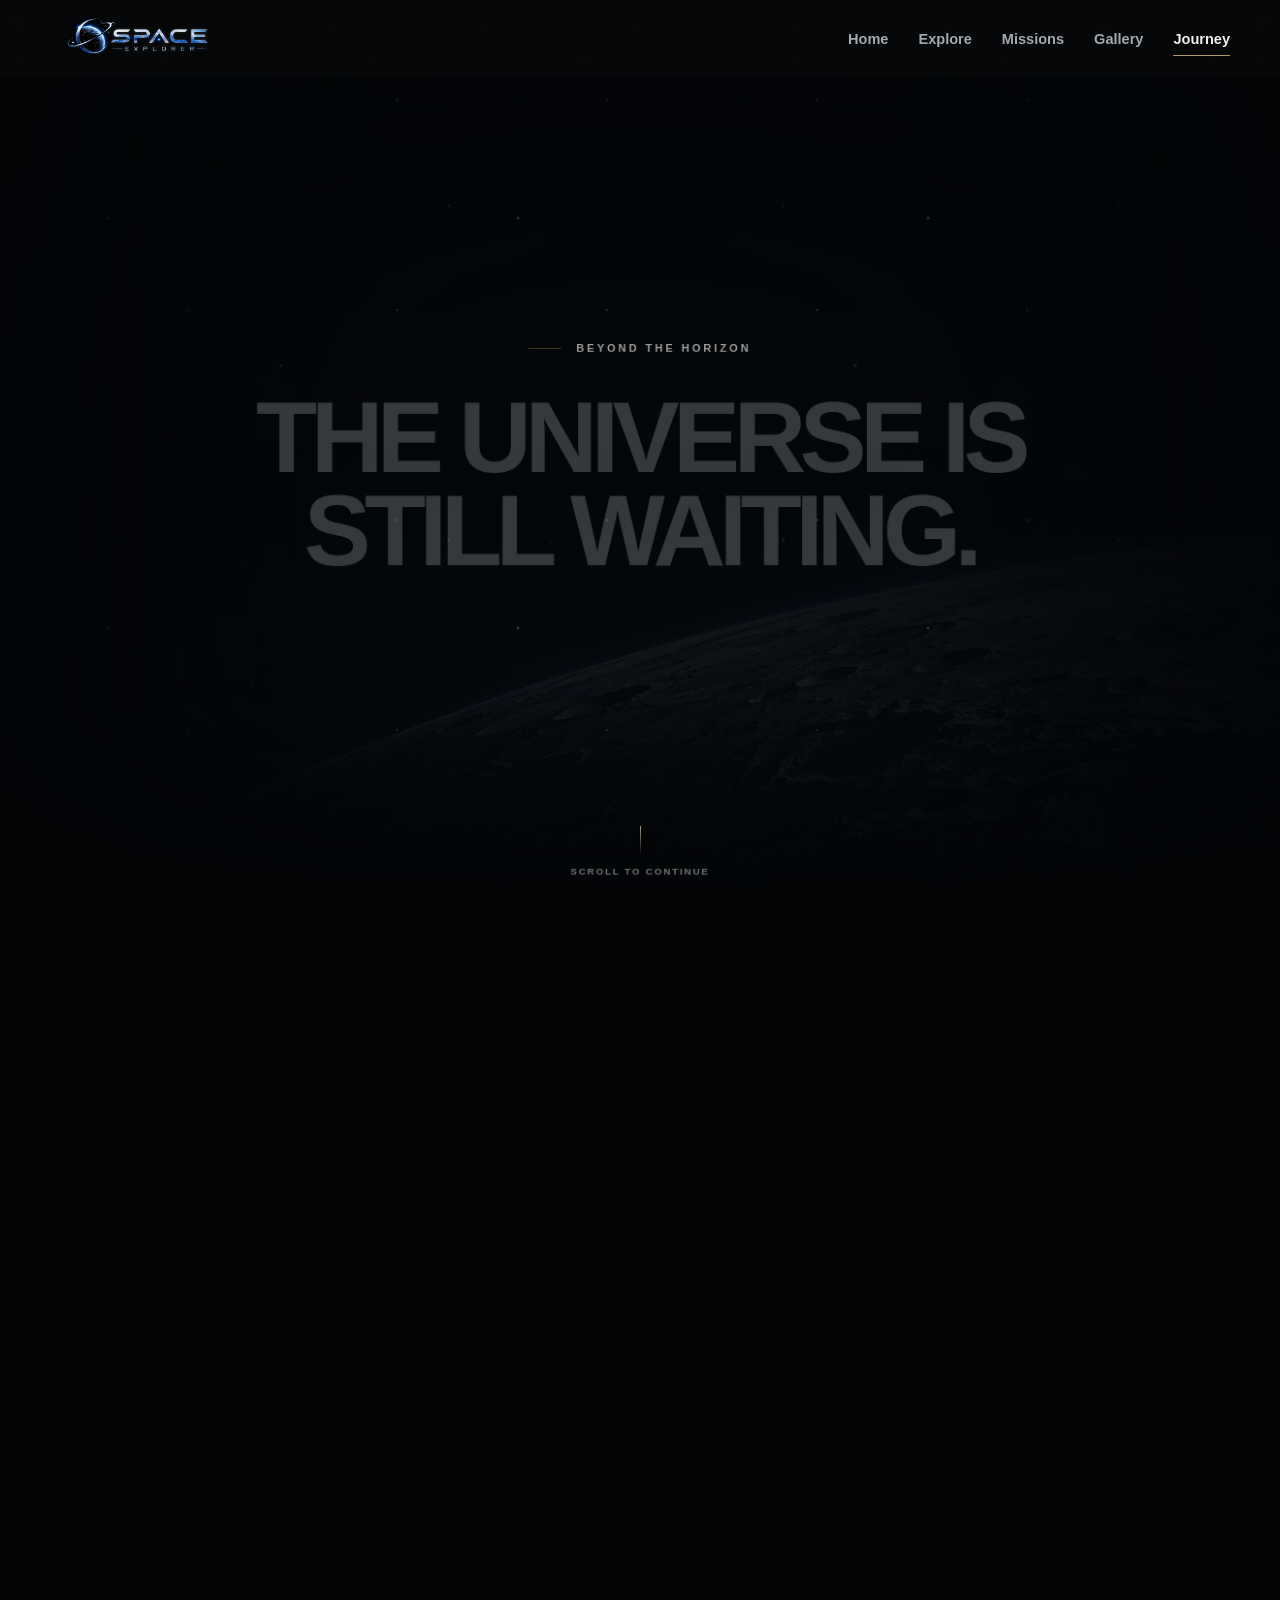
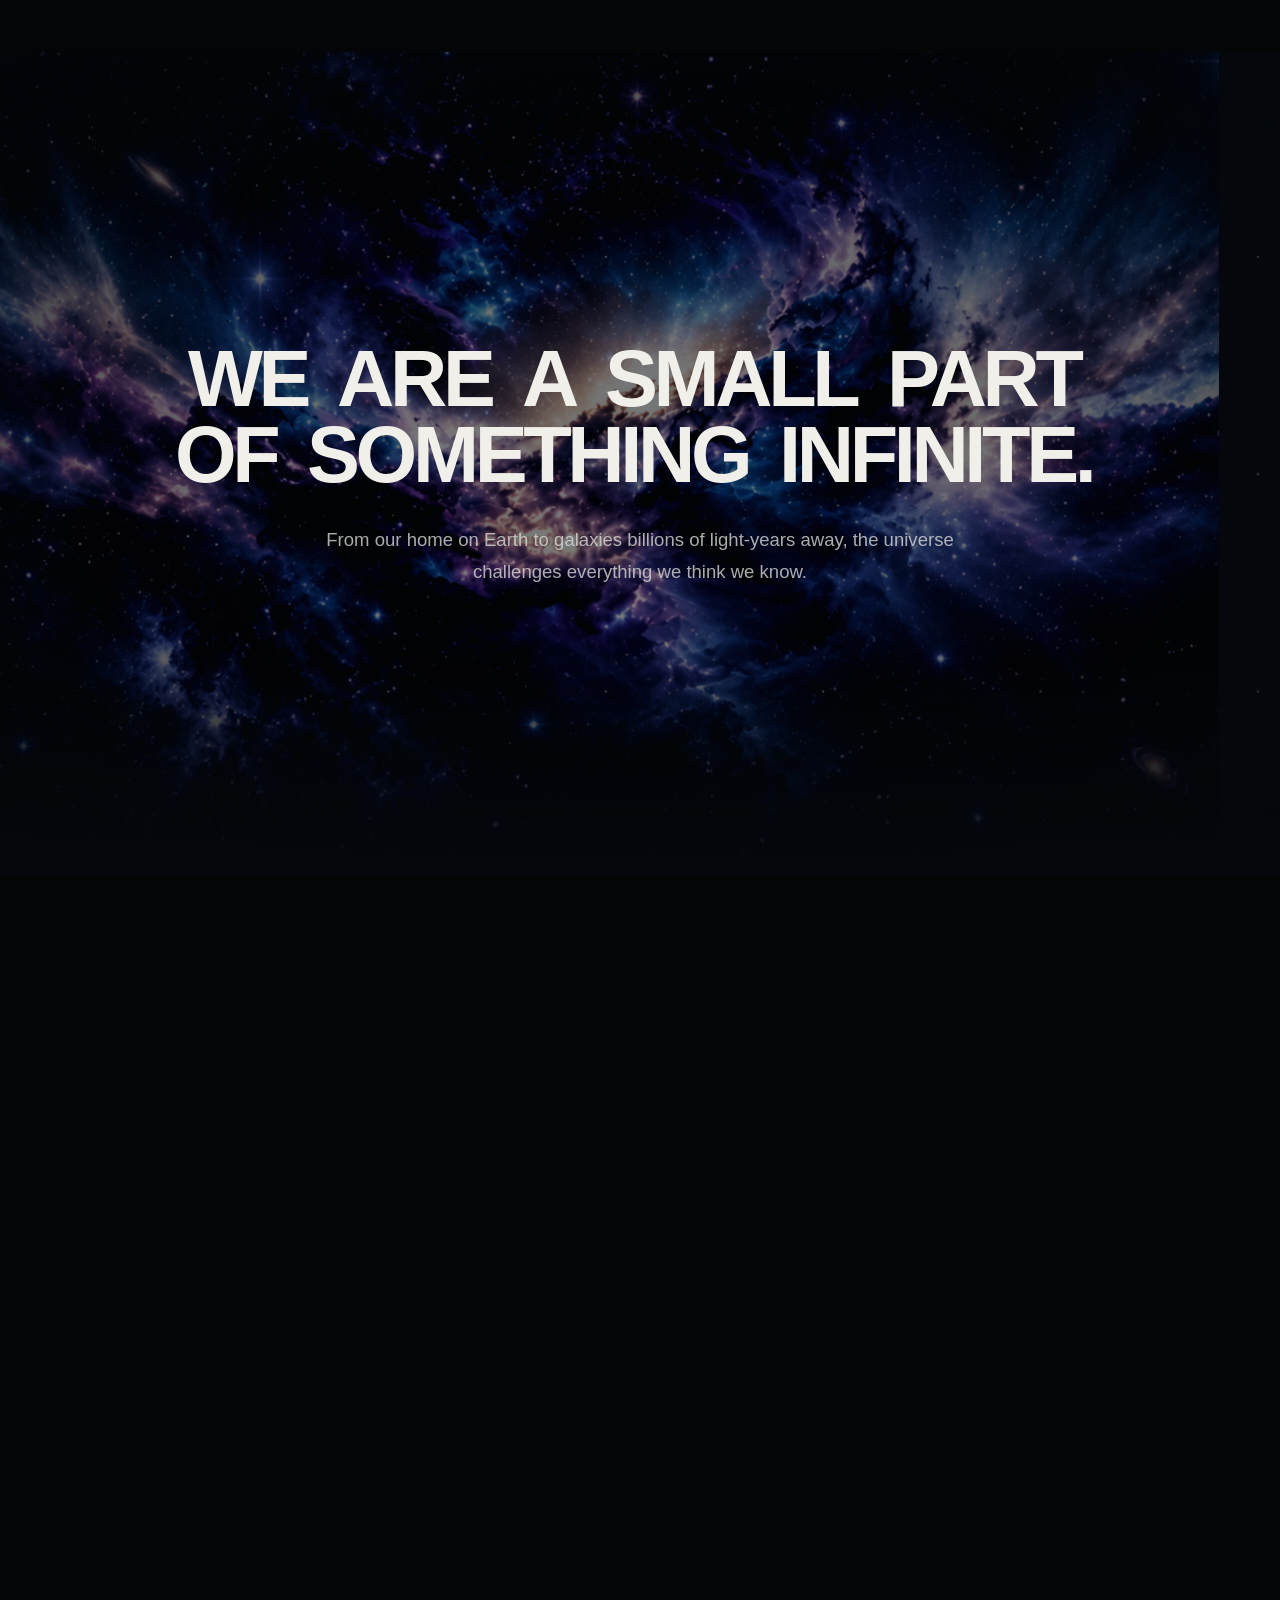
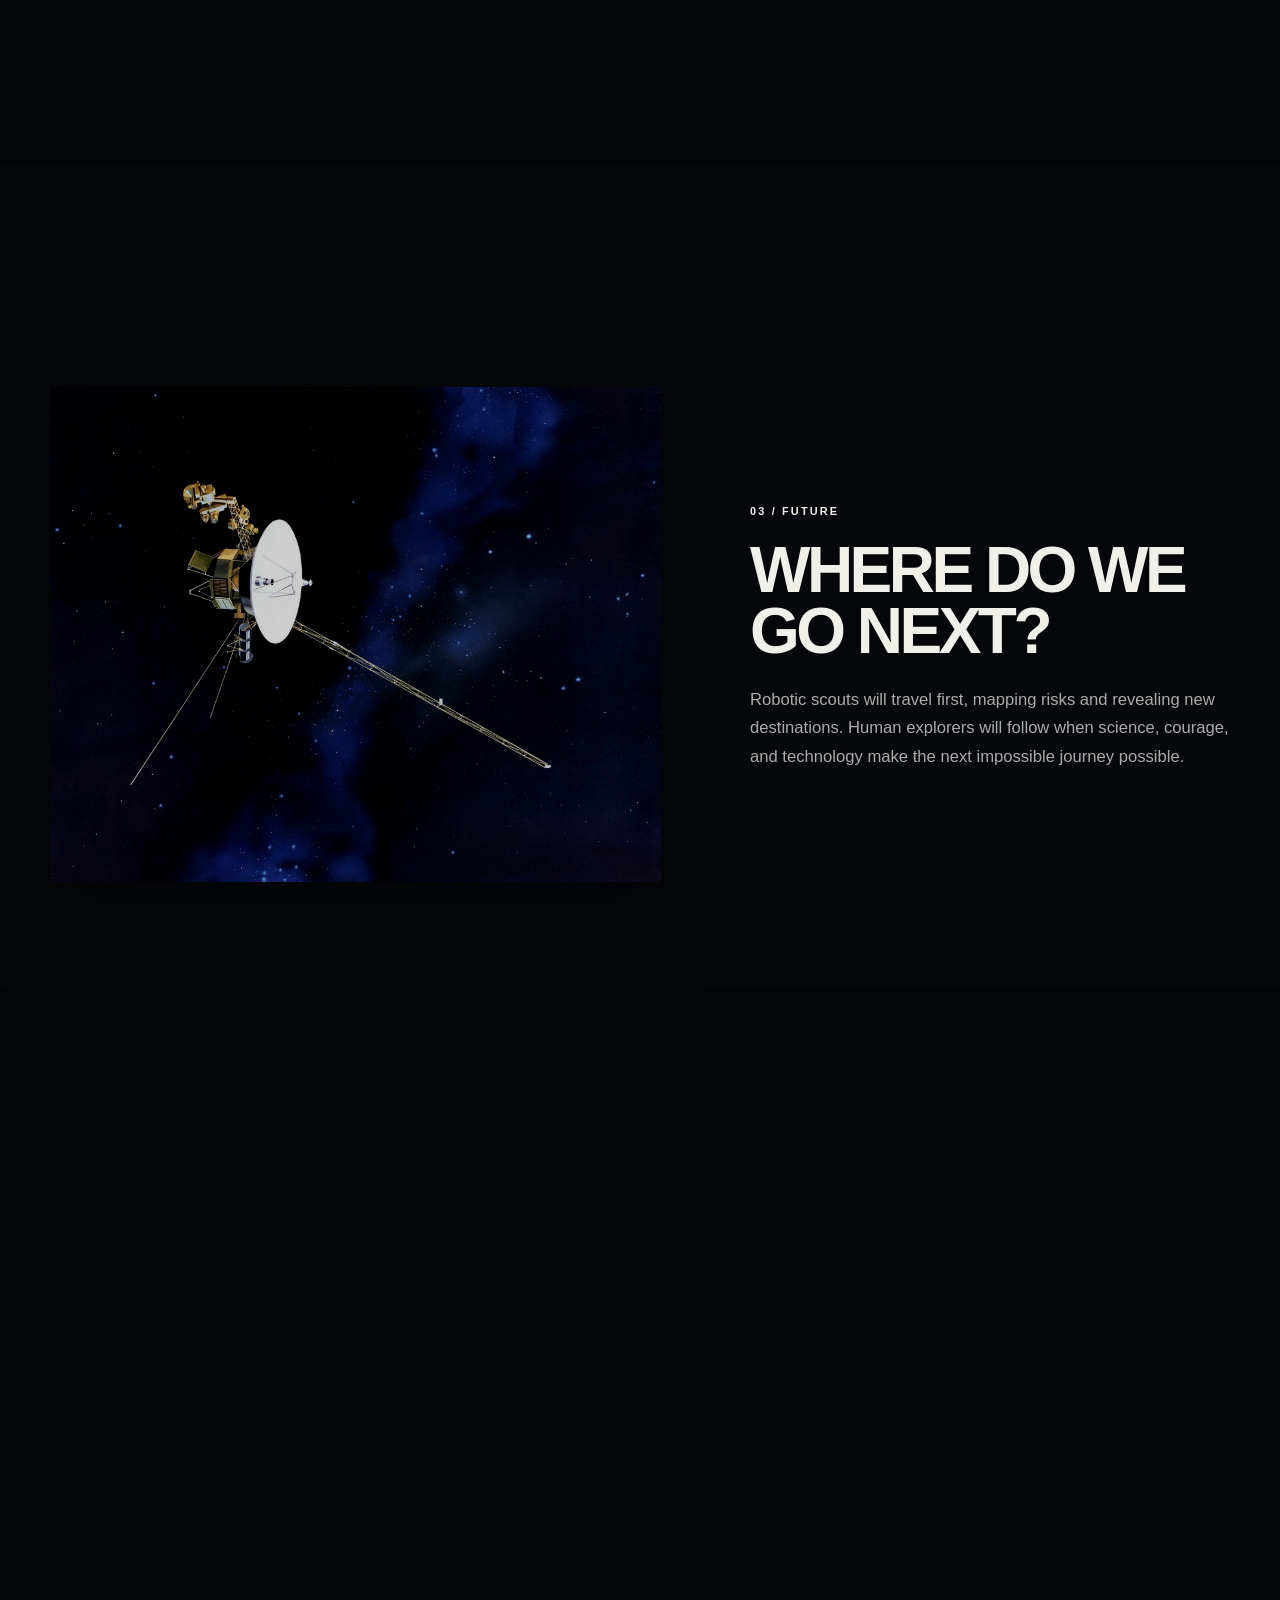
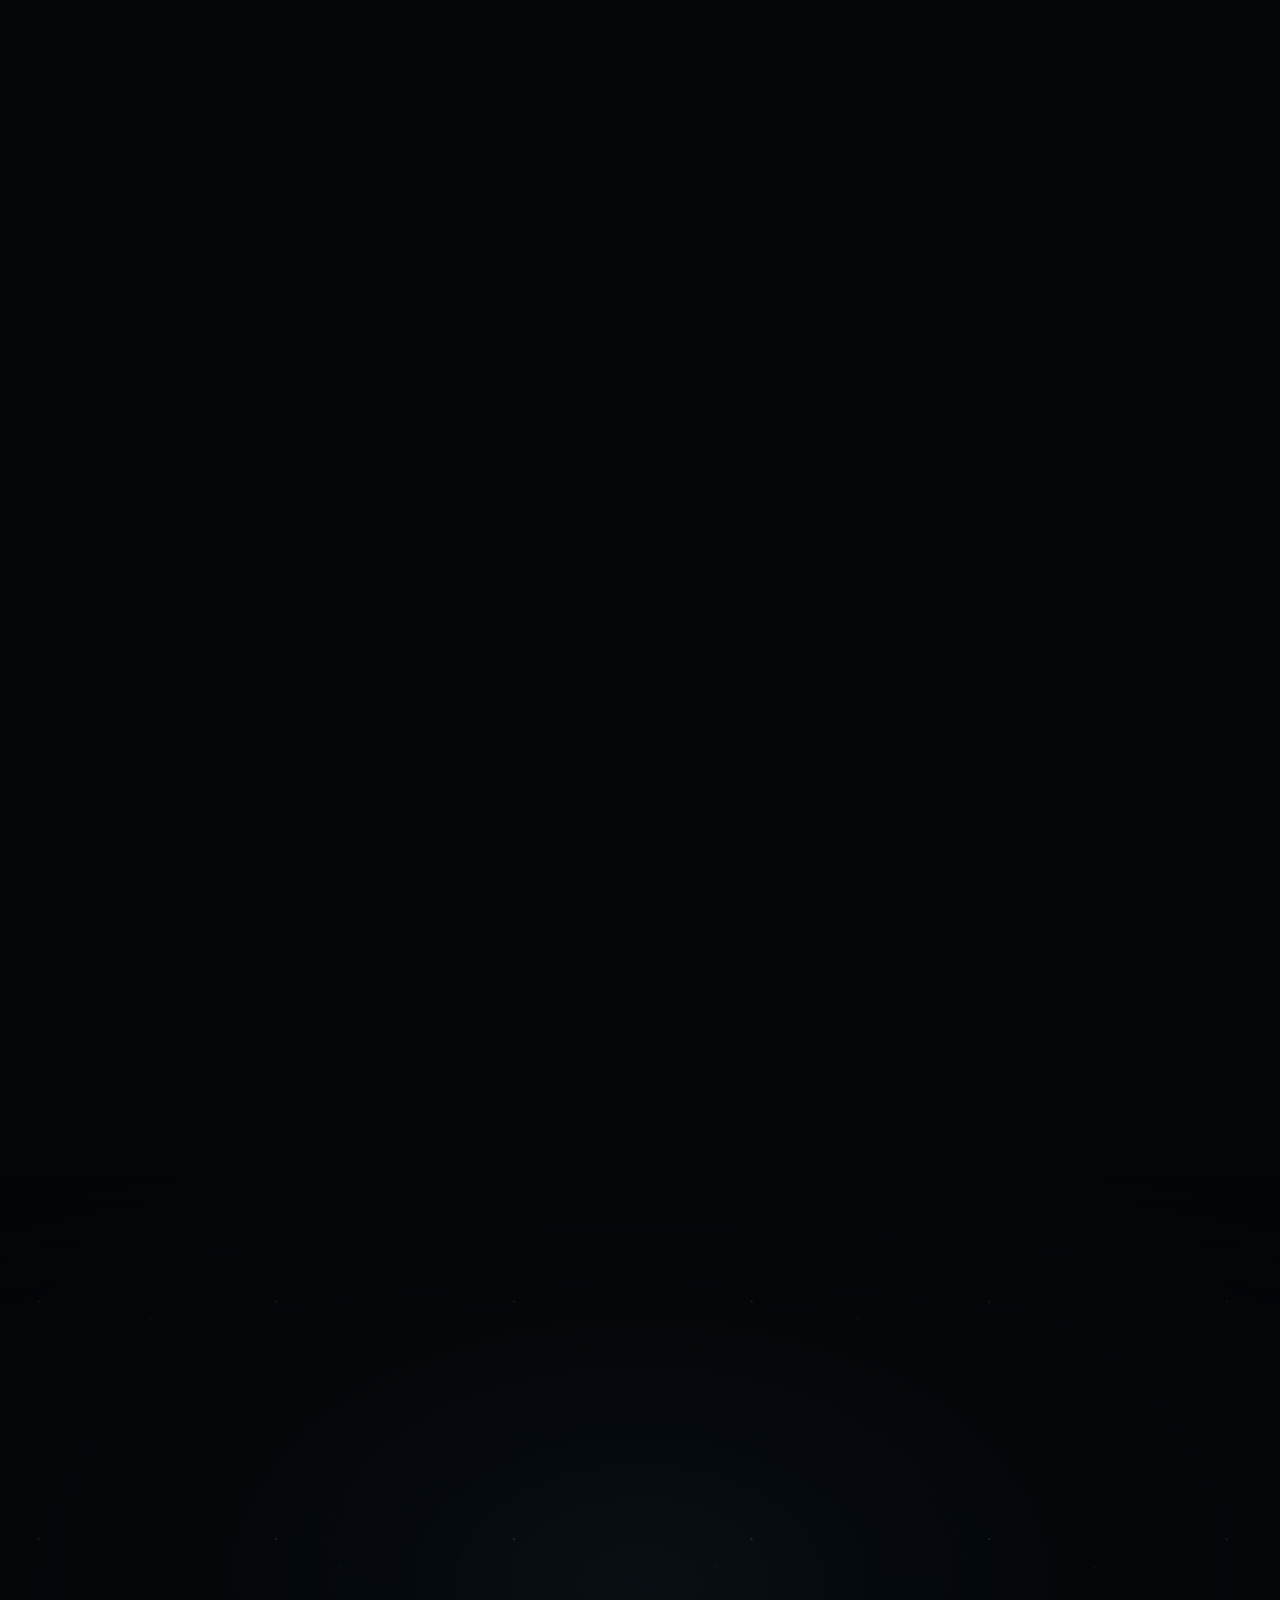
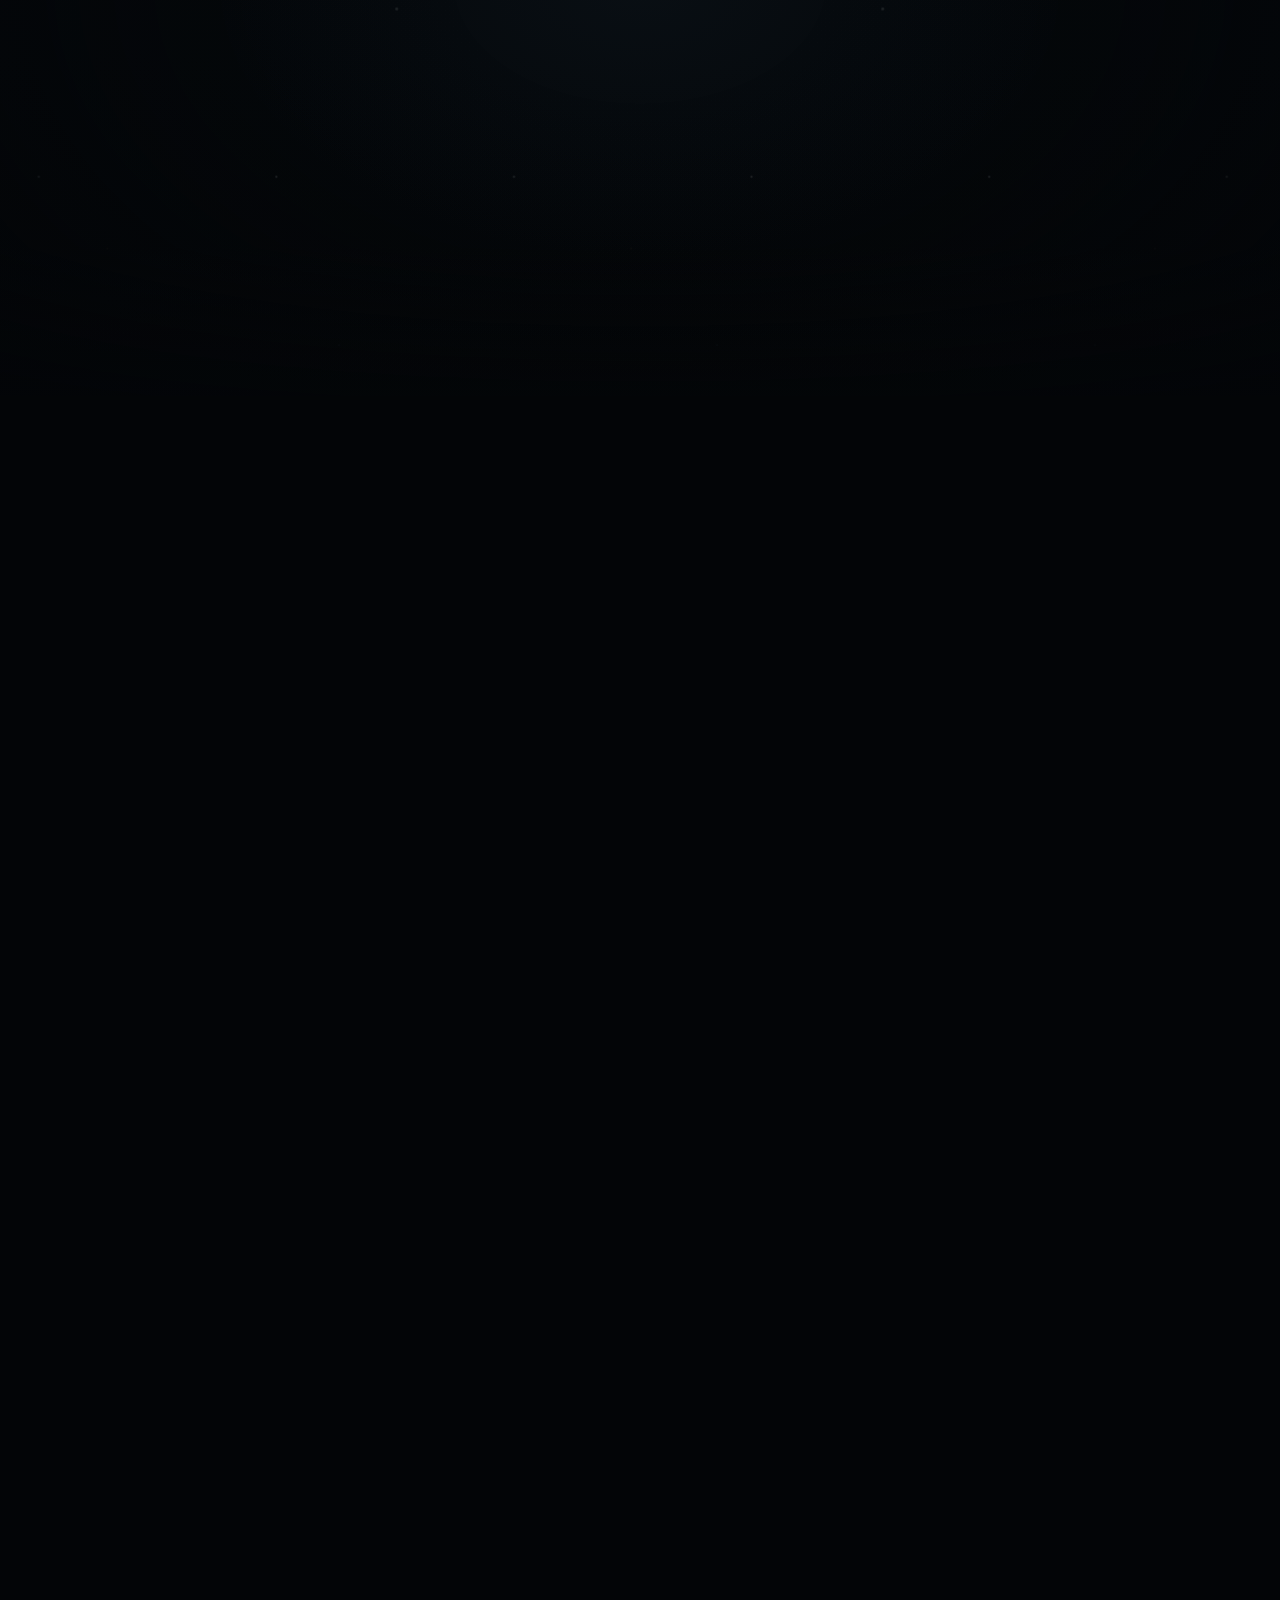
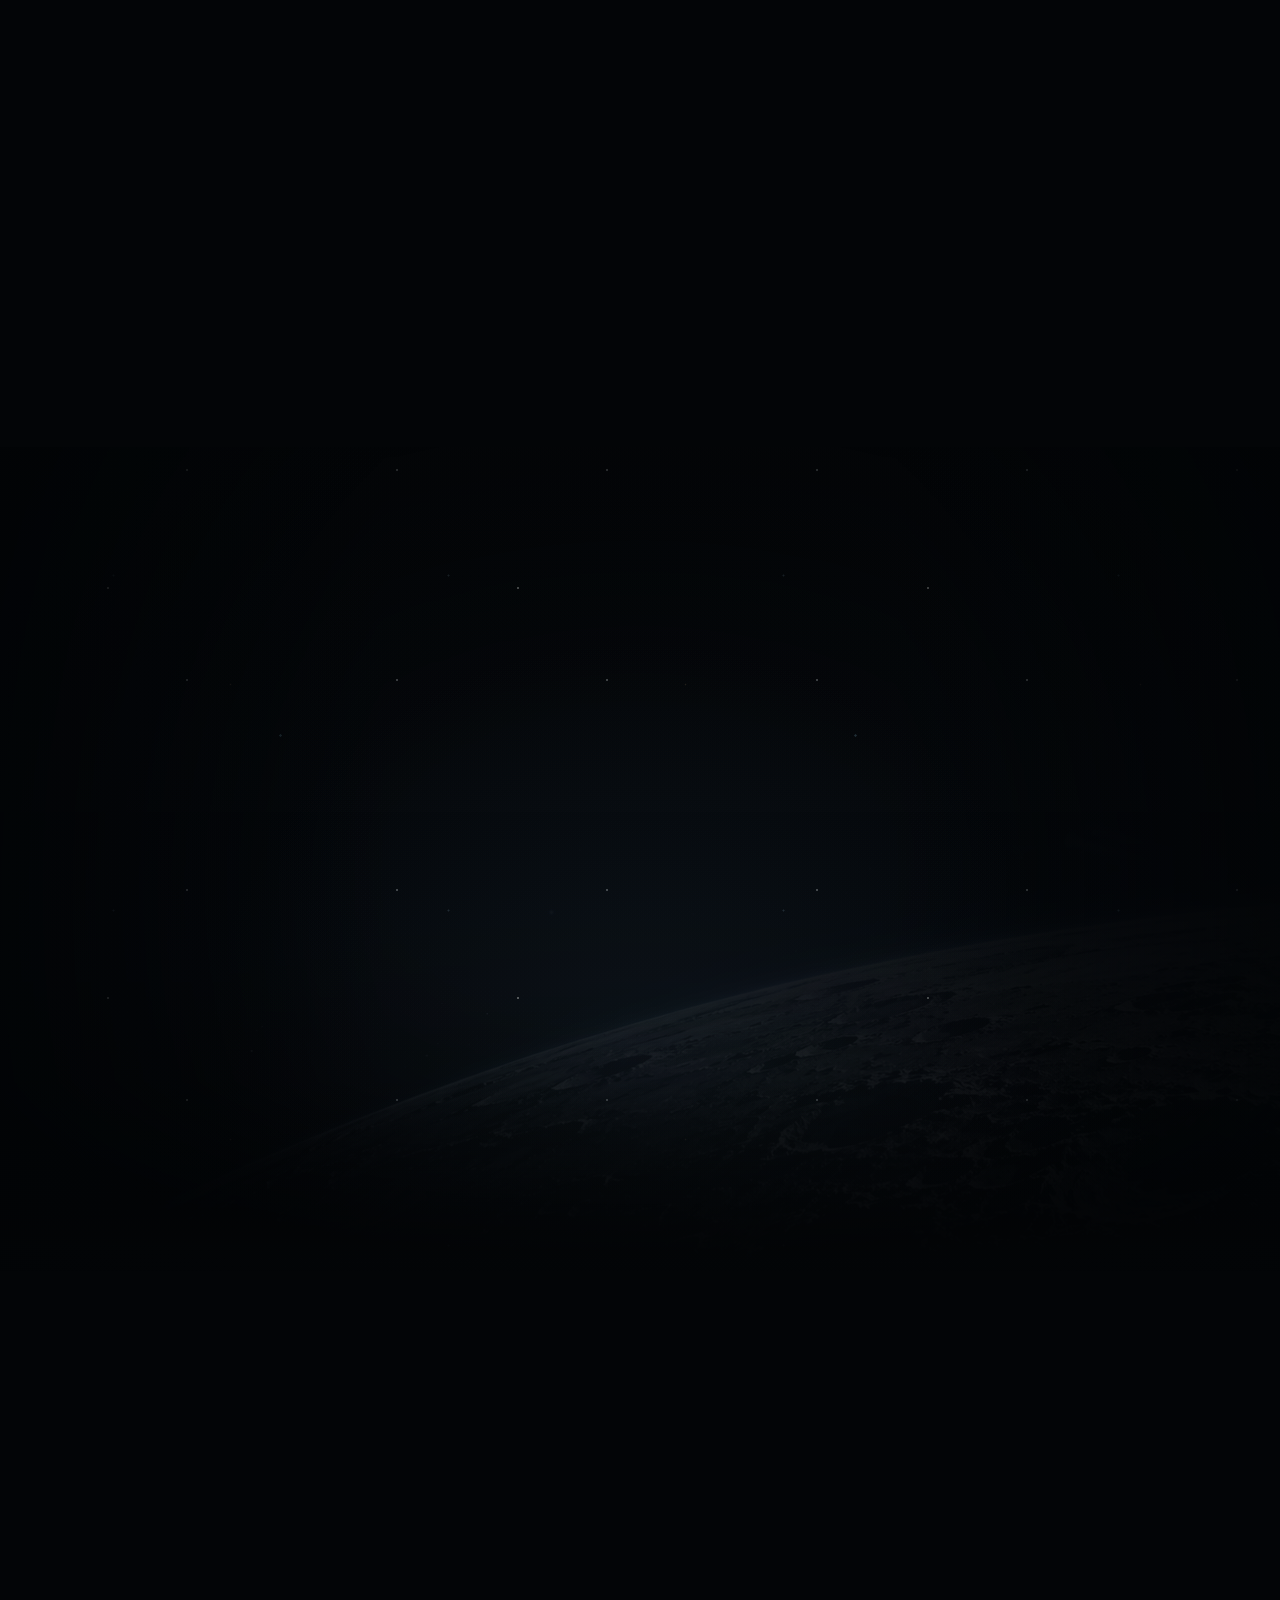
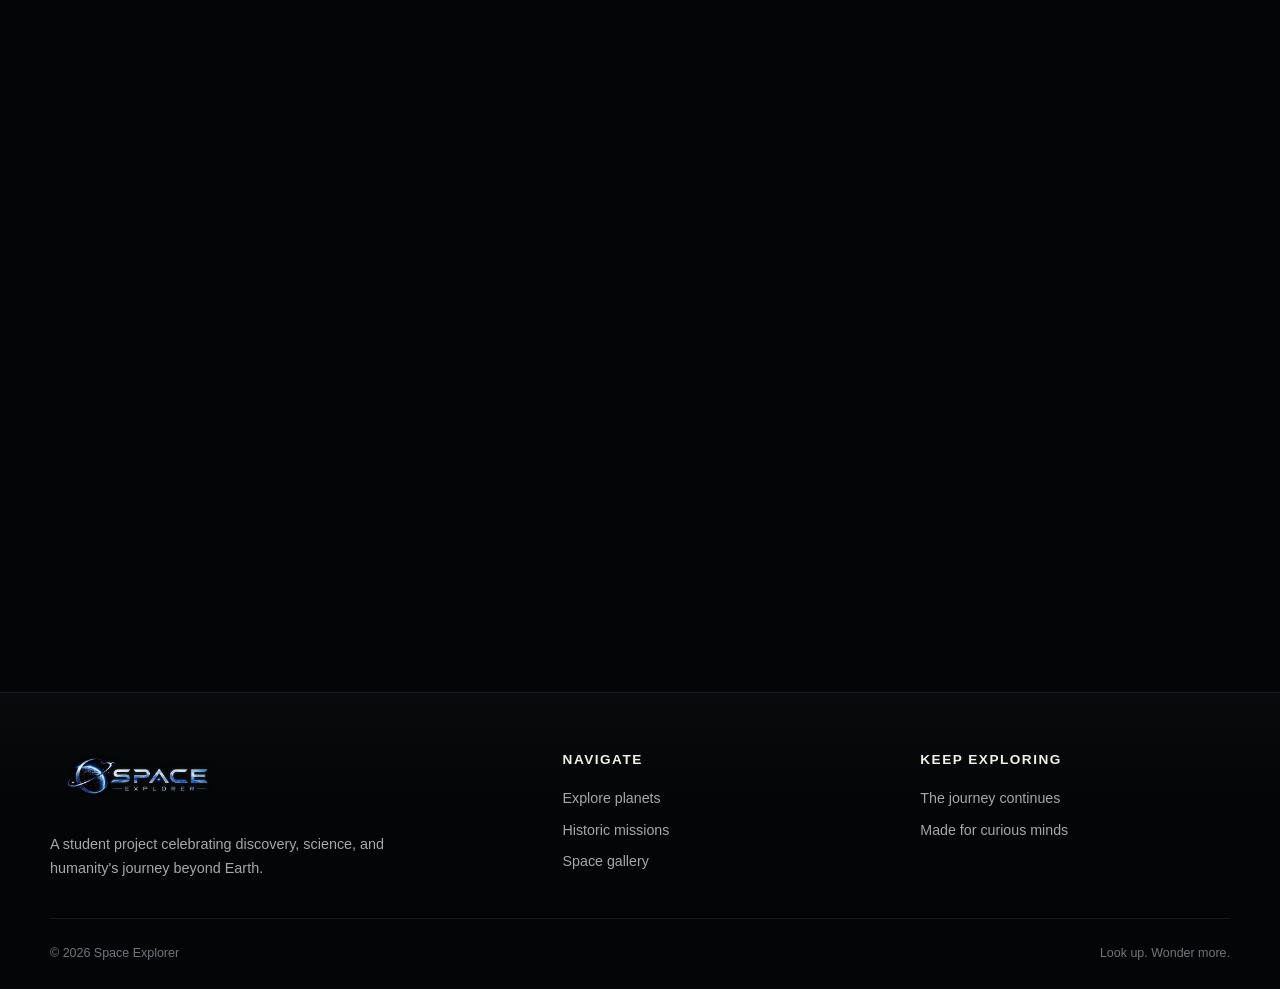
<file: contact.html>
<!DOCTYPE html>
<html lang="en">
<head>
  <meta charset="UTF-8">
  <meta name="viewport" content="width=device-width, initial-scale=1.0">
  <meta name="description" content="A cinematic closing reflection on discovery, mystery and humanity's continuing journey into space.">
  <title>The Journey Continues | Space Explorer</title>
  <link rel="stylesheet" href="css/style.css?v=journey-documentary-1">
  <script src="js/script.js?v=journey-documentary-1" defer></script>
</head>
<body class="page-contact">
  <div class="site-intro" data-site-intro aria-hidden="true" hidden>
    <div class="site-intro-atmosphere"></div>
    <div class="site-intro-brand">
      <span class="site-intro-orbit"></span>
      <span class="site-intro-logo-shell">
        <img src="images/space-explorer-logo.png" alt="" width="2172" height="724" fetchpriority="high" draggable="false">
      </span>
    </div>
  </div>

  <header class="site-header">
    <nav class="navbar container" aria-label="Main navigation">
      <a class="logo" href="index.html" aria-label="Space Explorer home">
        <img class="logo-image" src="images/space-explorer-logo.png" alt="Space Explorer" width="2172" height="724">
      </a>
      <button class="menu-toggle" type="button" aria-label="Open navigation menu" aria-expanded="false">
        <span></span>
      </button>
      <ul class="nav-links">
        <li><a class="nav-link" href="index.html">Home</a></li>
        <li><a class="nav-link" href="explore.html">Explore</a></li>
        <li><a class="nav-link" href="missions.html">Missions</a></li>
        <li><a class="nav-link" href="gallery.html">Gallery</a></li>
        <li><a class="nav-link active" href="contact.html" aria-current="page">Journey</a></li>
      </ul>
    </nav>
  </header>

  <main class="journey-page" data-journey>
    <section class="journey-opening journey-pinned" data-journey-opening aria-labelledby="journey-title">
      <div class="journey-sticky">
        <div class="journey-space" aria-hidden="true">
          <div class="journey-stars journey-stars-far"></div>
          <div class="journey-stars journey-stars-near"></div>
          <img class="journey-horizon journey-opening-horizon" src="images/hero-space.png" alt="" width="1916" height="821" draggable="false">
        </div>

        <div class="journey-opening-content container">
          <p class="journey-eyebrow">Beyond the horizon</p>
          <div class="journey-headline-stack">
            <h1 class="journey-opening-title journey-title-base" id="journey-title">THE UNIVERSE IS STILL WAITING.</h1>
            <div class="journey-opening-title journey-title-reveal" aria-hidden="true">THE UNIVERSE IS STILL WAITING.</div>
          </div>
          <p class="journey-opening-copy">Every answer carries us toward a larger question—and every horizon asks us to look beyond it.</p>
          <div class="journey-scroll-cue" aria-hidden="true"><span></span>Scroll to continue</div>
        </div>
      </div>
    </section>

    <section class="cosmos-story journey-pinned" data-cosmos-story aria-labelledby="cosmos-title">
      <div class="journey-sticky cosmos-sticky">
        <div class="cosmos-visual" aria-hidden="true">
          <img class="cosmos-galaxy" src="images/hero-galaxy.png" alt="" width="1672" height="941" draggable="false">
          <img class="cosmos-earth" src="images/earth.jpg" alt="" width="2048" height="2048" draggable="false">
          <div class="journey-stars journey-stars-far"></div>
          <div class="journey-stars journey-stars-near"></div>
        </div>

        <div class="cosmos-content container">
          <p class="journey-eyebrow">Our place in the cosmos</p>
          <h2 class="cosmos-title" id="cosmos-title" aria-label="We are a small part of something infinite.">
            <span class="cosmos-word">WE</span>
            <span class="cosmos-word">ARE</span>
            <span class="cosmos-word">A</span>
            <span class="cosmos-word">SMALL</span>
            <span class="cosmos-word">PART</span>
            <span class="cosmos-word">OF</span>
            <span class="cosmos-word">SOMETHING</span>
            <span class="cosmos-word">INFINITE.</span>
          </h2>
          <p class="cosmos-copy">From our home on Earth to galaxies billions of light-years away, the universe challenges everything we think we know.</p>
        </div>
      </div>
    </section>

    <section class="questions-story journey-pinned" data-questions-story aria-labelledby="questions-title">
      <div class="journey-sticky questions-sticky">
        <div class="questions-heading container">
          <p class="journey-eyebrow">The questions that remain</p>
          <h2 id="questions-title">Curiosity carries us forward.</h2>
          <p>Three questions continue to shape where we look—and why we keep exploring.</p>
        </div>

        <div class="questions-viewport">
          <div class="questions-track">
            <article class="question-panel" data-question-panel>
              <img src="images/earthhome.avif" alt="Earth suspended against the darkness of space" width="1024" height="1024">
              <div class="question-copy">
                <span>01 / Life</span>
                <h3>ARE WE ALONE?</h3>
                <p>Across ancient Martian terrain and oceans hidden beneath icy moons, scientists search for the chemistry of life. Even one confirmed biosignature would reshape our understanding of the universe—and our place within it.</p>
              </div>
            </article>

            <article class="question-panel" data-question-panel>
              <img src="images/hero-galaxy.png" alt="A luminous galaxy field stretching into deep space" width="1672" height="941">
              <div class="question-copy">
                <span>02 / Distance</span>
                <h3>WHAT LIES BEYOND?</h3>
                <p>The observable universe is only the light that has had time to reach us. Beyond that horizon may lie more galaxies, unfamiliar physics, and mysteries that our newest observatories are only beginning to approach.</p>
              </div>
            </article>

            <article class="question-panel" data-question-panel>
              <img src="images/voyger.jpg" alt="A deep-space probe travelling beyond the outer planets" width="2048" height="1693">
              <div class="question-copy">
                <span>03 / Future</span>
                <h3>WHERE DO WE GO NEXT?</h3>
                <p>Robotic scouts will travel first, mapping risks and revealing new destinations. Human explorers will follow when science, courage, and technology make the next impossible journey possible.</p>
              </div>
            </article>
          </div>
        </div>
      </div>
    </section>

    <section class="unknown-story journey-pinned" data-unknown-story aria-labelledby="unknown-title">
      <div class="journey-sticky unknown-sticky">
        <div class="unknown-space" aria-hidden="true">
          <div class="unknown-stars unknown-stars-far"></div>
          <div class="unknown-stars unknown-stars-near"></div>
          <span class="asteroid asteroid-1"><i></i></span>
          <span class="asteroid asteroid-2"><i></i></span>
          <span class="asteroid asteroid-3"><i></i></span>
          <span class="asteroid asteroid-4"><i></i></span>
          <span class="asteroid asteroid-5"><i></i></span>
          <span class="asteroid asteroid-6"><i></i></span>
          <span class="asteroid asteroid-7"><i></i></span>
        </div>

        <div class="unknown-intro container">
          <p class="journey-eyebrow">The infinite journey</p>
          <h2 id="unknown-title" aria-label="Every discovery takes us further.">
            <span class="unknown-word">EVERY</span>
            <span class="unknown-word">DISCOVERY</span>
            <span class="unknown-word">TAKES</span>
            <span class="unknown-word">US</span>
            <span class="unknown-word">FURTHER.</span>
          </h2>
          <p class="unknown-copy">Beyond the familiar worlds lies a universe still waiting to be understood.</p>
        </div>

        <div class="unknown-revelations container">
          <p class="unknown-statement" aria-label="We look beyond.">
            <span class="statement-word">WE</span>
            <span class="statement-word">LOOK</span>
            <span class="statement-word">BEYOND.</span>
          </p>
          <p class="unknown-statement" aria-label="We question everything.">
            <span class="statement-word">WE</span>
            <span class="statement-word">QUESTION</span>
            <span class="statement-word">EVERYTHING.</span>
          </p>
          <p class="unknown-statement" aria-label="We keep exploring.">
            <span class="statement-word">WE</span>
            <span class="statement-word">KEEP</span>
            <span class="statement-word">EXPLORING.</span>
          </p>
        </div>
      </div>
    </section>

    <section class="journey-closing journey-pinned" data-journey-closing aria-labelledby="closing-title">
      <div class="journey-sticky closing-sticky">
        <div class="journey-space" aria-hidden="true">
          <div class="journey-stars journey-stars-far"></div>
          <div class="journey-stars journey-stars-near"></div>
          <img class="journey-horizon journey-closing-horizon" src="images/hero-space.png" alt="" width="1916" height="821" draggable="false">
        </div>

        <div class="journey-closing-content container">
          <p class="journey-closing-statement" aria-label="We have explored only a fraction of what exists. Beyond every discovery lies another mystery, another world, and another reason to keep looking up.">
            <span class="closing-word">We</span>
            <span class="closing-word">have</span>
            <span class="closing-word">explored</span>
            <span class="closing-word">only</span>
            <span class="closing-word">a</span>
            <span class="closing-word">fraction</span>
            <span class="closing-word">of</span>
            <span class="closing-word">what</span>
            <span class="closing-word">exists.</span>
            <span class="closing-word">Beyond</span>
            <span class="closing-word">every</span>
            <span class="closing-word">discovery</span>
            <span class="closing-word">lies</span>
            <span class="closing-word">another</span>
            <span class="closing-word">mystery,</span>
            <span class="closing-word">another</span>
            <span class="closing-word">world,</span>
            <span class="closing-word">and</span>
            <span class="closing-word">another</span>
            <span class="closing-word">reason</span>
            <span class="closing-word">to</span>
            <span class="closing-word">keep</span>
            <span class="closing-word">looking</span>
            <span class="closing-word">up.</span>
          </p>
          <h2 class="journey-closing-title" id="closing-title">THE JOURNEY CONTINUES.</h2>
          <a class="journey-explore-link" href="explore.html">Continue exploring <span aria-hidden="true">→</span></a>
        </div>
      </div>
    </section>
  </main>

  <footer class="site-footer">
    <div class="container">
      <div class="footer-grid">
        <div class="footer-brand">
          <a class="logo" href="index.html">
            <img class="logo-image" src="images/space-explorer-logo.png" alt="Space Explorer" width="2172" height="724">
          </a>
          <p>A student project celebrating discovery, science, and humanity's journey beyond Earth.</p>
        </div>

        <div class="footer-column">
          <h2>Navigate</h2>
          <a href="explore.html">Explore planets</a>
          <a href="missions.html">Historic missions</a>
          <a href="gallery.html">Space gallery</a>
        </div>

        <div class="footer-column">
          <h2>Keep exploring</h2>
          <a href="contact.html">The journey continues</a>
          <span>Made for curious minds</span>
        </div>
      </div>

      <div class="footer-bottom">
        <span>© 2026 Space Explorer</span>
        <span>Look up. Wonder more.</span>
      </div>
    </div>
  </footer>

  <button class="scroll-top" type="button" aria-label="Scroll to top">↑</button>
</body>
</html>
</file>
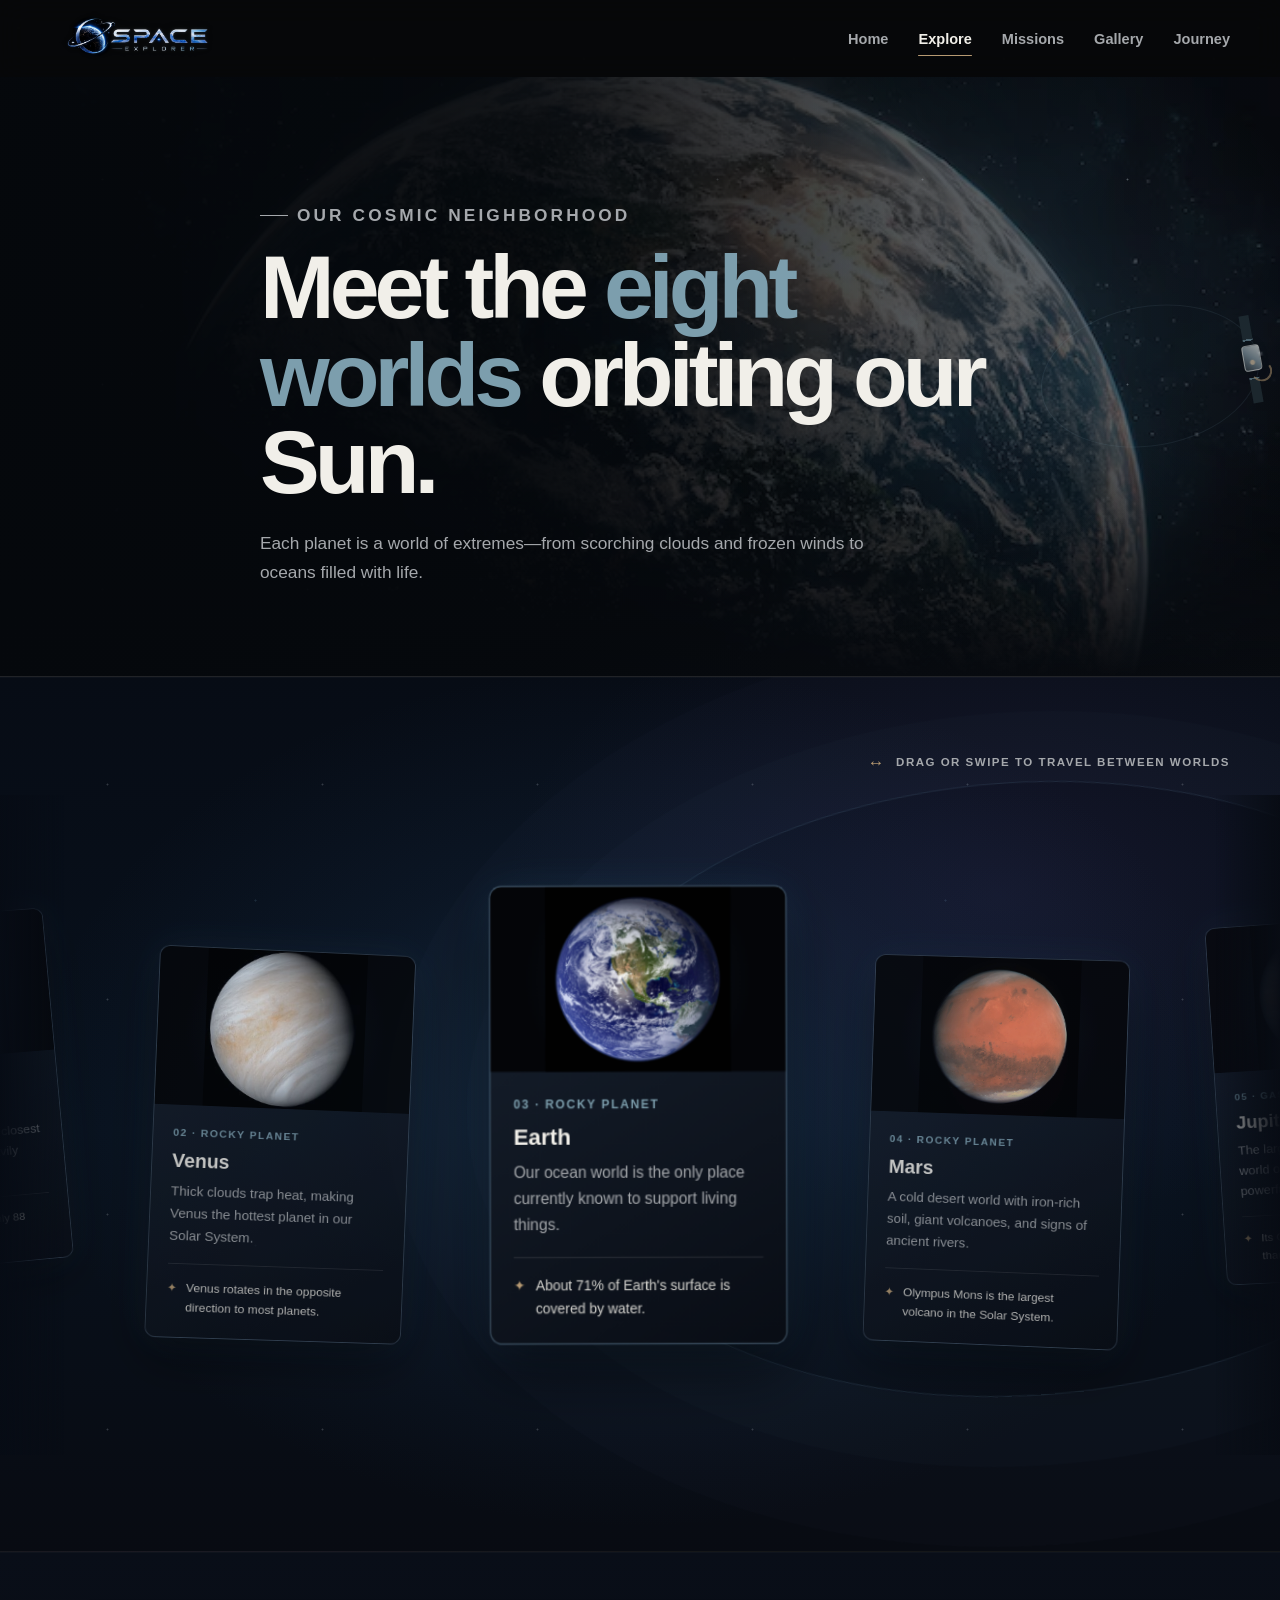
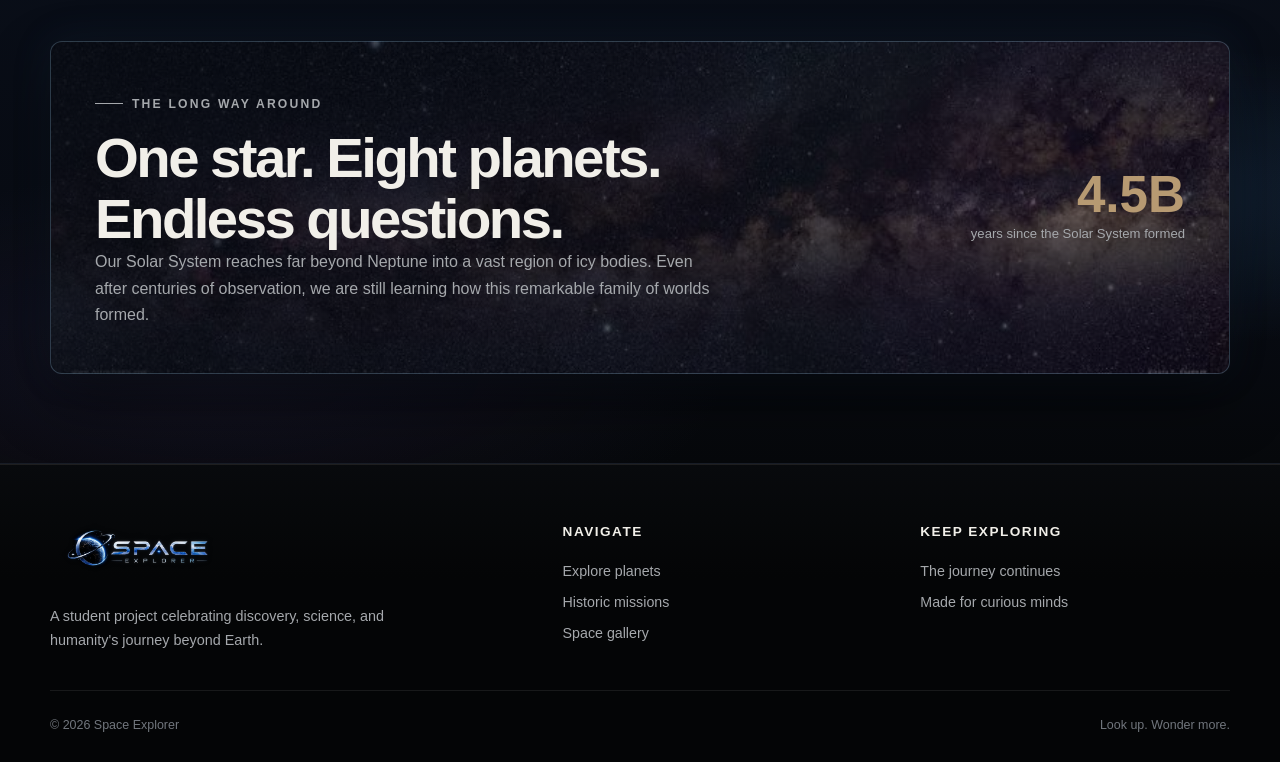
<file: explore.html>
<!DOCTYPE html>
<html lang="en">
<head>
  <meta charset="UTF-8">
  <meta name="viewport" content="width=device-width, initial-scale=1.0">
  <meta name="description" content="Explore the eight planets of our Solar System and discover a fact about each world.">
  <title>Explore the Solar System | Space Explorer</title>
  <link rel="stylesheet" href="css/style.css?v=cinematic-finale-1">
  <script src="js/script.js?v=cinematic-finale-1" defer></script>
</head>
<body class="page-explore">
  <div class="site-intro" data-site-intro aria-hidden="true" hidden>
    <div class="site-intro-atmosphere"></div>
    <div class="site-intro-brand">
      <span class="site-intro-orbit"></span>
      <span class="site-intro-logo-shell">
        <img src="images/space-explorer-logo.png" alt="" width="2172" height="724" fetchpriority="high" draggable="false">
      </span>
    </div>
  </div>

  <header class="site-header">
    <nav class="navbar container" aria-label="Main navigation">
      <a class="logo" href="index.html" aria-label="Space Explorer home">
        <img class="logo-image" src="images/space-explorer-logo.png" alt="Space Explorer" width="2172" height="724">
      </a>
      <button class="menu-toggle" type="button" aria-label="Open navigation menu" aria-expanded="false">
        <span></span>
      </button>
      <ul class="nav-links">
        <li><a class="nav-link" href="index.html">Home</a></li>
        <li><a class="nav-link active" href="explore.html" aria-current="page">Explore</a></li>
        <li><a class="nav-link" href="missions.html">Missions</a></li>
        <li><a class="nav-link" href="gallery.html">Gallery</a></li>
        <li><a class="nav-link" href="contact.html">Journey</a></li>
      </ul>
    </nav>
  </header>

  <main>
    <section class="page-hero">
      <div class="container page-hero-content">
        <p class="eyebrow">Our cosmic neighborhood</p>
        <h1>Meet the <span class="accent">eight worlds</span> orbiting our Sun.</h1>
        <p>Each planet is a world of extremes—from scorching clouds and frozen winds to oceans filled with life.</p>
      </div>
      <div class="hero-decoration explore-orbit" aria-hidden="true">
        <span class="orbit-craft"></span>
      </div>
    </section>

    <section class="section planet-gallery-section" id="planet-gallery">
      <div class="container planet-gallery-intro">
        <p class="planet-gallery-hint"><span aria-hidden="true">↔</span> Drag or swipe to travel between worlds</p>
      </div>
      <div class="planet-stage" tabindex="0" aria-label="Interactive gallery of the eight planets. Drag horizontally or use the left and right arrow keys to explore.">
        <div class="planet-grid">
          <div class="planet-motion-wrapper">
          <article class="planet-card reveal">
            <div class="planet-image">
              <img src="images/mercury.webp" alt="Illustration of Mercury" loading="lazy">
            </div>
            <div class="card-body">
              <span class="card-label">01 · Rocky planet</span>
              <h2 class="card-title">Mercury</h2>
              <p class="card-copy">The smallest planet and the closest world to the Sun, with a heavily cratered surface.</p>
              <p class="planet-fact">A year on Mercury lasts only 88 Earth days.</p>
            </div>
          </article>
          </div>

          <div class="planet-motion-wrapper">
          <article class="planet-card reveal delay-1">
            <div class="planet-image">
              <img src="images/venuss.jpg" alt="Illustration of Venus" loading="lazy">
            </div>
            <div class="card-body">
              <span class="card-label">02 · Rocky planet</span>
              <h2 class="card-title">Venus</h2>
              <p class="card-copy">Thick clouds trap heat, making Venus the hottest planet in our Solar System.</p>
              <p class="planet-fact">Venus rotates in the opposite direction to most planets.</p>
            </div>
          </article>
          </div>

          <div class="planet-motion-wrapper">
          <article class="planet-card reveal delay-2">
            <div class="planet-image">
              <img src="images/earth.jpg" alt="Illustration of Earth" loading="lazy">
            </div>
            <div class="card-body">
              <span class="card-label">03 · Rocky planet</span>
              <h2 class="card-title">Earth</h2>
              <p class="card-copy">Our ocean world is the only place currently known to support living things.</p>
              <p class="planet-fact">About 71% of Earth's surface is covered by water.</p>
            </div>
          </article>
          </div>

          <div class="planet-motion-wrapper">
          <article class="planet-card reveal delay-3">
            <div class="planet-image">
              <img src="images/mars.jpg" alt="Illustration of Mars" loading="lazy">
            </div>
            <div class="card-body">
              <span class="card-label">04 · Rocky planet</span>
              <h2 class="card-title">Mars</h2>
              <p class="card-copy">A cold desert world with iron-rich soil, giant volcanoes, and signs of ancient rivers.</p>
              <p class="planet-fact">Olympus Mons is the largest volcano in the Solar System.</p>
            </div>
          </article>
          </div>

          <div class="planet-motion-wrapper">
          <article class="planet-card reveal">
            <div class="planet-image">
              <img src="images/jupiter.jpg" alt="Illustration of Jupiter" loading="lazy">
            </div>
            <div class="card-body">
              <span class="card-label">05 · Gas giant</span>
              <h2 class="card-title">Jupiter</h2>
              <p class="card-copy">The largest planet is a swirling world of hydrogen, helium, and powerful storms.</p>
              <p class="planet-fact">Its Great Red Spot is a storm wider than Earth.</p>
            </div>
          </article>
          </div>

          <div class="planet-motion-wrapper">
          <article class="planet-card reveal delay-1">
            <div class="planet-image">
              <img src="images/saturn.jpg" alt="Illustration of Saturn and its rings" loading="lazy">
            </div>
            <div class="card-body">
              <span class="card-label">06 · Gas giant</span>
              <h2 class="card-title">Saturn</h2>
              <p class="card-copy">Countless pieces of ice and rock create Saturn's spectacular ring system.</p>
              <p class="planet-fact">Saturn is less dense than water.</p>
            </div>
          </article>
          </div>

          <div class="planet-motion-wrapper">
          <article class="planet-card reveal delay-2">
            <div class="planet-image">
              <img src="images/uranus.webp" alt="Illustration of Uranus" loading="lazy">
            </div>
            <div class="card-body">
              <span class="card-label">07 · Ice giant</span>
              <h2 class="card-title">Uranus</h2>
              <p class="card-copy">Methane gives this distant, frigid planet its calm blue-green appearance.</p>
              <p class="planet-fact">Uranus rotates on its side at a 98-degree tilt.</p>
            </div>
          </article>
          </div>

          <div class="planet-motion-wrapper">
          <article class="planet-card reveal delay-3">
            <div class="planet-image">
              <img src="images/neptune.jpg" alt="Illustration of Neptune" loading="lazy">
            </div>
            <div class="card-body">
              <span class="card-label">08 · Ice giant</span>
              <h2 class="card-title">Neptune</h2>
              <p class="card-copy">The outermost planet is dark, cold, and swept by supersonic winds.</p>
              <p class="planet-fact">Winds on Neptune can exceed 2,000 km/h.</p>
            </div>
          </article>
          </div>
        </div>
      </div>
    </section>

    <section class="section section-soft">
      <div class="container">
        <div class="system-note reveal">
          <div>
            <p class="eyebrow">The long way around</p>
            <h2 class="section-title">One star. Eight planets. Endless questions.</h2>
            <p>Our Solar System reaches far beyond Neptune into a vast region of icy bodies. Even after centuries of observation, we are still learning how this remarkable family of worlds formed.</p>
          </div>
          <div class="distance">
            <strong>4.5B</strong>
            <span>years since the Solar System formed</span>
          </div>
        </div>
      </div>
    </section>
  </main>

  <footer class="site-footer">
    <div class="container">
      <div class="footer-grid">
        <div class="footer-brand">
          <a class="logo" href="index.html">
            <img class="logo-image" src="images/space-explorer-logo.png" alt="Space Explorer" width="2172" height="724">
          </a>
          <p>A student project celebrating discovery, science, and humanity's journey beyond Earth.</p>
        </div>
        <div class="footer-column">
          <h2>Navigate</h2>
          <a href="explore.html">Explore planets</a>
          <a href="missions.html">Historic missions</a>
          <a href="gallery.html">Space gallery</a>
        </div>
        <div class="footer-column">
          <h2>Keep exploring</h2>
          <a href="contact.html">The journey continues</a>
          <span>Made for curious minds</span>
        </div>
      </div>
      <div class="footer-bottom">
        <span>© 2026 Space Explorer</span>
        <span>Look up. Wonder more.</span>
      </div>
    </div>
  </footer>

  <button class="scroll-top" type="button" aria-label="Scroll to top">↑</button>
</body>
</html>
</file>
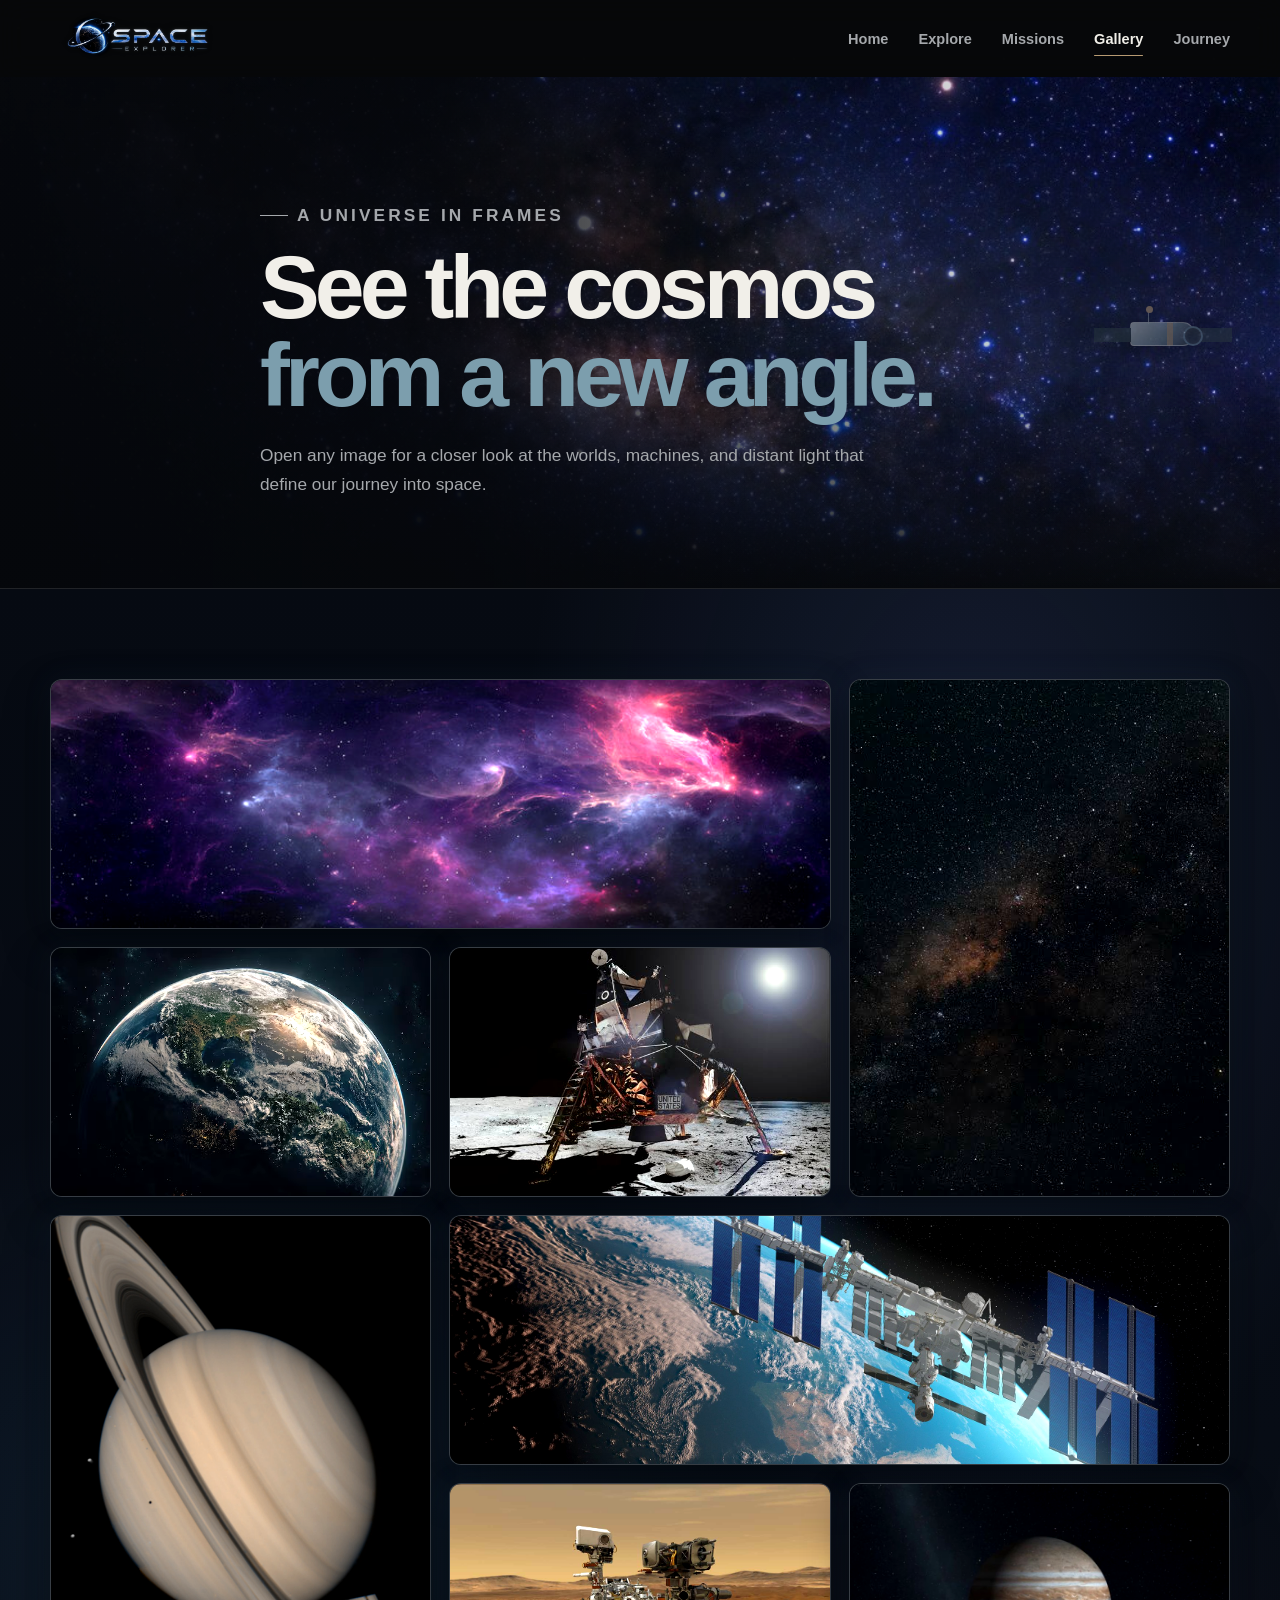
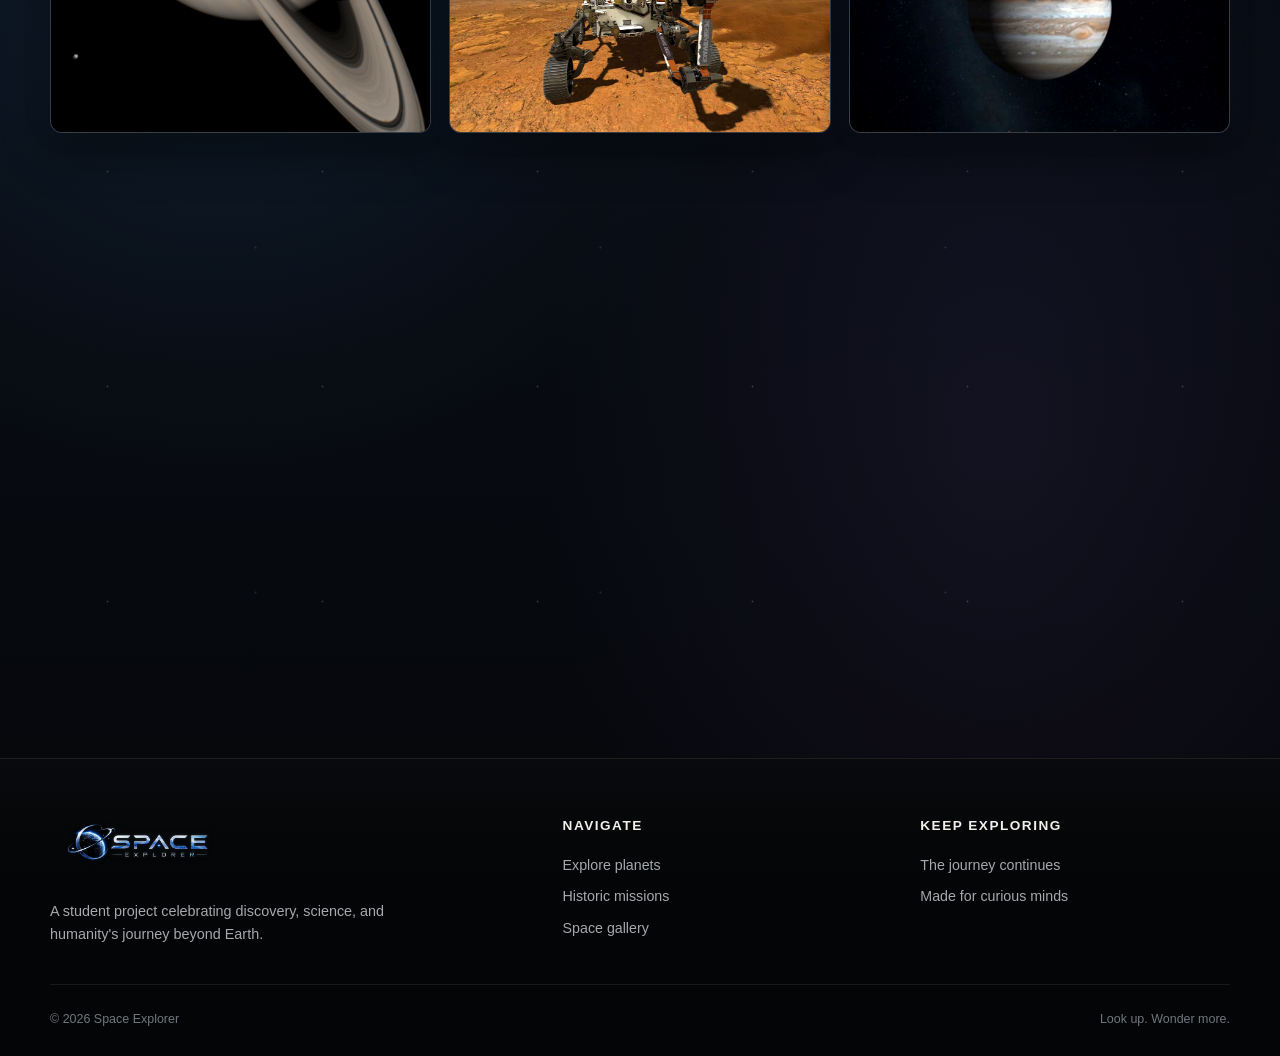
<file: gallery.html>
<!DOCTYPE html>
<html lang="en">
<head>
  <meta charset="UTF-8">
  <meta name="viewport" content="width=device-width, initial-scale=1.0">
  <meta name="description" content="A responsive gallery of planets, nebulae, spacecraft, astronauts and exploration scenes.">
  <title>Space Gallery | Space Explorer</title>
  <link rel="stylesheet" href="css/style.css?v=cinematic-finale-1">
  <script src="js/script.js?v=cinematic-finale-1" defer></script>
</head>
<body class="page-gallery">
  <div class="site-intro" data-site-intro aria-hidden="true" hidden>
    <div class="site-intro-atmosphere"></div>
    <div class="site-intro-brand">
      <span class="site-intro-orbit"></span>
      <span class="site-intro-logo-shell">
        <img src="images/space-explorer-logo.png" alt="" width="2172" height="724" fetchpriority="high" draggable="false">
      </span>
    </div>
  </div>

  <header class="site-header">
    <nav class="navbar container" aria-label="Main navigation">
      <a class="logo" href="index.html" aria-label="Space Explorer home">
        <img class="logo-image" src="images/space-explorer-logo.png" alt="Space Explorer" width="2172" height="724">
      </a>
      <button class="menu-toggle" type="button" aria-label="Open navigation menu" aria-expanded="false">
        <span></span>
      </button>
      <ul class="nav-links">
        <li><a class="nav-link" href="index.html">Home</a></li>
        <li><a class="nav-link" href="explore.html">Explore</a></li>
        <li><a class="nav-link" href="missions.html">Missions</a></li>
        <li><a class="nav-link active" href="gallery.html" aria-current="page">Gallery</a></li>
        <li><a class="nav-link" href="contact.html">Journey</a></li>
      </ul>
    </nav>
  </header>

  <main>
    <section class="page-hero">
      <div class="page-hero-photo" aria-hidden="true">
        <img src="images/gallery-background.png" alt="" width="1000" height="529">
      </div>
      <div class="container page-hero-content">
        <p class="eyebrow">A universe in frames</p>
        <h1>See the cosmos <span class="accent">from a new angle.</span></h1>
        <p>Open any image for a closer look at the worlds, machines, and distant light that define our journey into space.</p>
      </div>
      <div class="hero-decoration gallery-drift" aria-hidden="true">
        <span class="drift-telescope">
          <span class="telescope-antenna"></span>
        </span>
      </div>
    </section>

    <section class="section">
      <div class="container">
        <div class="gallery-grid">
          <article class="gallery-item wide reveal" tabindex="0">
            <img src="images/SpaceExplore.jpg" alt="Spacecraft flying above a cratered lunar horizon" loading="lazy">
            <div class="gallery-overlay">
              <span>Exploration</span>
              <h2>Beyond the Lunar Horizon</h2>
            </div>
          </article>

          <article class="gallery-item tall reveal delay-1" tabindex="0">
            <img src="images/deepspace.jpg" alt="Blue and violet clouds of a distant nebula" loading="lazy">
            <div class="gallery-overlay">
              <span>Deep space</span>
              <h2>Stellar Nursery</h2>
            </div>
          </article>

          <article class="gallery-item reveal" tabindex="0">
            <img src="images/earthhome.avif" alt="Blue Earth floating in space" loading="lazy">
            <div class="gallery-overlay">
              <span>Planet</span>
              <h2>Our Blue Home</h2>
            </div>
          </article>

          <article class="gallery-item reveal delay-1" tabindex="0">
            <img src="images/tranquil.jpg" alt="Lunar lander on the Moon" loading="lazy">
            <div class="gallery-overlay">
              <span>Moon</span>
              <h2>Tranquil Landing</h2>
            </div>
          </article>

          <article class="gallery-item tall reveal" tabindex="0">
            <img src="images/saturno.jpg" alt="Saturn surrounded by its rings" loading="lazy">
            <div class="gallery-overlay">
              <span>Planet</span>
              <h2>World of Rings</h2>
            </div>
          </article>

          <article class="gallery-item wide reveal delay-1" tabindex="0">
            <img src="images/station.jpg" alt="Space station above the curved Earth" loading="lazy">
            <div class="gallery-overlay">
              <span>Human outpost</span>
              <h2>Laboratory in Orbit</h2>
            </div>
          </article>

          <article class="gallery-item reveal" tabindex="0">
            <img src="images/mrover.jpg" alt="Robot rover exploring a red Martian landscape" loading="lazy">
            <div class="gallery-overlay">
              <span>Robotics</span>
              <h2>Tracks on Mars</h2>
            </div>
          </article>

          <article class="gallery-item reveal delay-1" tabindex="0">
            <img src="images/jupitruo.jpg" alt="Striped cloud bands of Jupiter" loading="lazy">
            <div class="gallery-overlay">
              <span>Gas giant</span>
              <h2>King of the Planets</h2>
            </div>
          </article>

          <article class="gallery-item reveal delay-2" tabindex="0">
            <img src="images/tele.jpg" alt="Space telescope among distant stars" loading="lazy">
            <div class="gallery-overlay">
              <span>Observatory</span>
              <h2>Eyes on the Universe</h2>
            </div>
          </article>

          <article class="gallery-item wide reveal" tabindex="0">
            <img src="images/neptuno.jpg" alt="Deep blue Neptune in the darkness of space" loading="lazy">
            <div class="gallery-overlay">
              <span>Outer Solar System</span>
              <h2>The Distant Blue World</h2>
            </div>
          </article>

          <article class="gallery-item reveal delay-1" tabindex="0">
            <img src="images/astronaut.jpg" alt="Astronaut floating peacefully among the stars" loading="lazy">
            <div class="gallery-overlay">
              <span>Human exploration</span>
              <h2>Weightless Wonder</h2>
            </div>
          </article>

          <article class="gallery-item wide reveal delay-2" tabindex="0">
            <img src="images/laucnh.jpg" alt="Rocket launching into a dark blue sky" loading="lazy">
            <div class="gallery-overlay">
              <span>Launch</span>
              <h2>Leaving Earth Behind</h2>
            </div>
          </article>
        </div>
      </div>
    </section>

    <div class="lightbox" role="dialog" aria-modal="true" aria-label="Expanded gallery image" aria-hidden="true">
      <button class="lightbox-close" type="button" aria-label="Close image">×</button>
      <img src="images/hero-space.png" alt="Expanded space gallery image">
    </div>
  </main>

  <footer class="site-footer">
    <div class="container">
      <div class="footer-grid">
        <div class="footer-brand">
          <a class="logo" href="index.html">
            <img class="logo-image" src="images/space-explorer-logo.png" alt="Space Explorer" width="2172" height="724">
          </a>
          <p>A student project celebrating discovery, science, and humanity's journey beyond Earth.</p>
        </div>

        <div class="footer-column">
          <h2>Navigate</h2>
          <a href="explore.html">Explore planets</a>
          <a href="missions.html">Historic missions</a>
          <a href="gallery.html">Space gallery</a>
        </div>

        <div class="footer-column">
          <h2>Keep exploring</h2>
          <a href="contact.html">The journey continues</a>
          <span>Made for curious minds</span>
        </div>
      </div>

      <div class="footer-bottom">
        <span>© 2026 Space Explorer</span>
        <span>Look up. Wonder more.</span>
      </div>
    </div>
  </footer>

  <button class="scroll-top" type="button" aria-label="Scroll to top">↑</button>
</body>
</html>
</file>
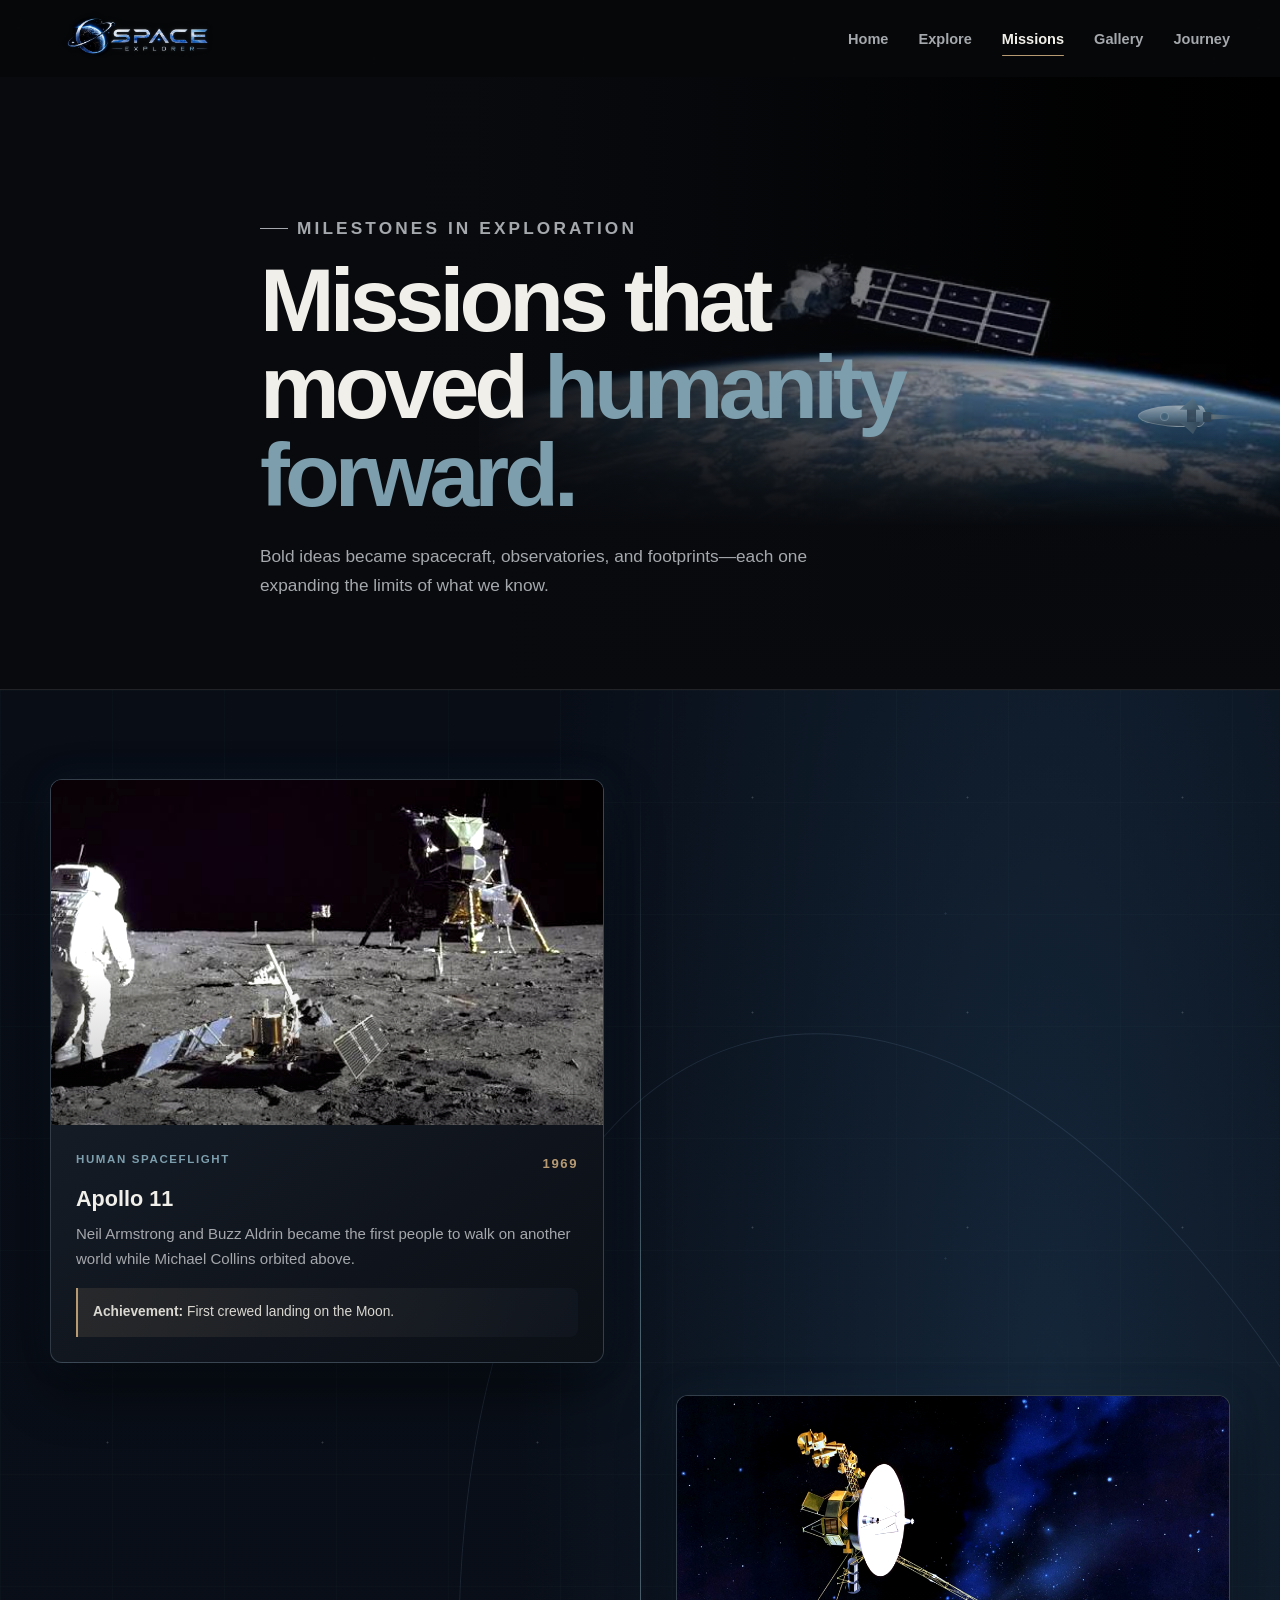
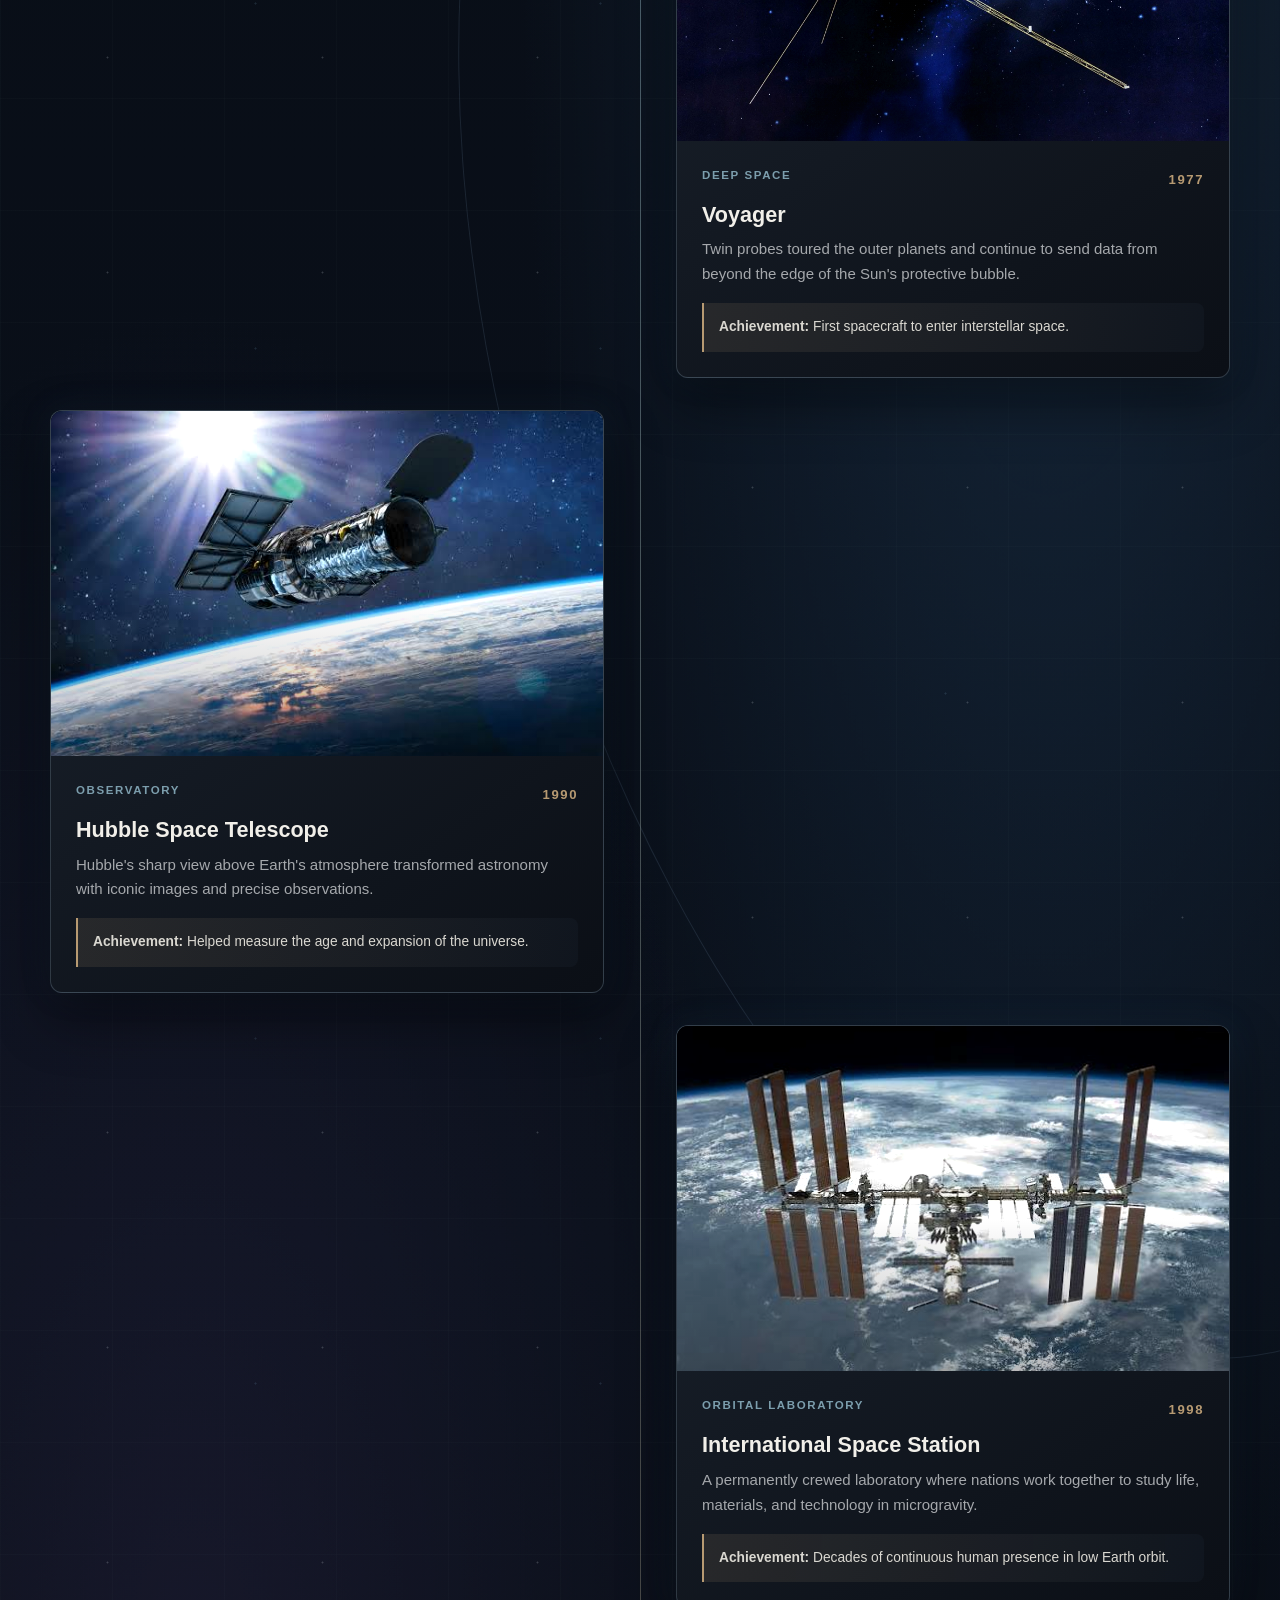
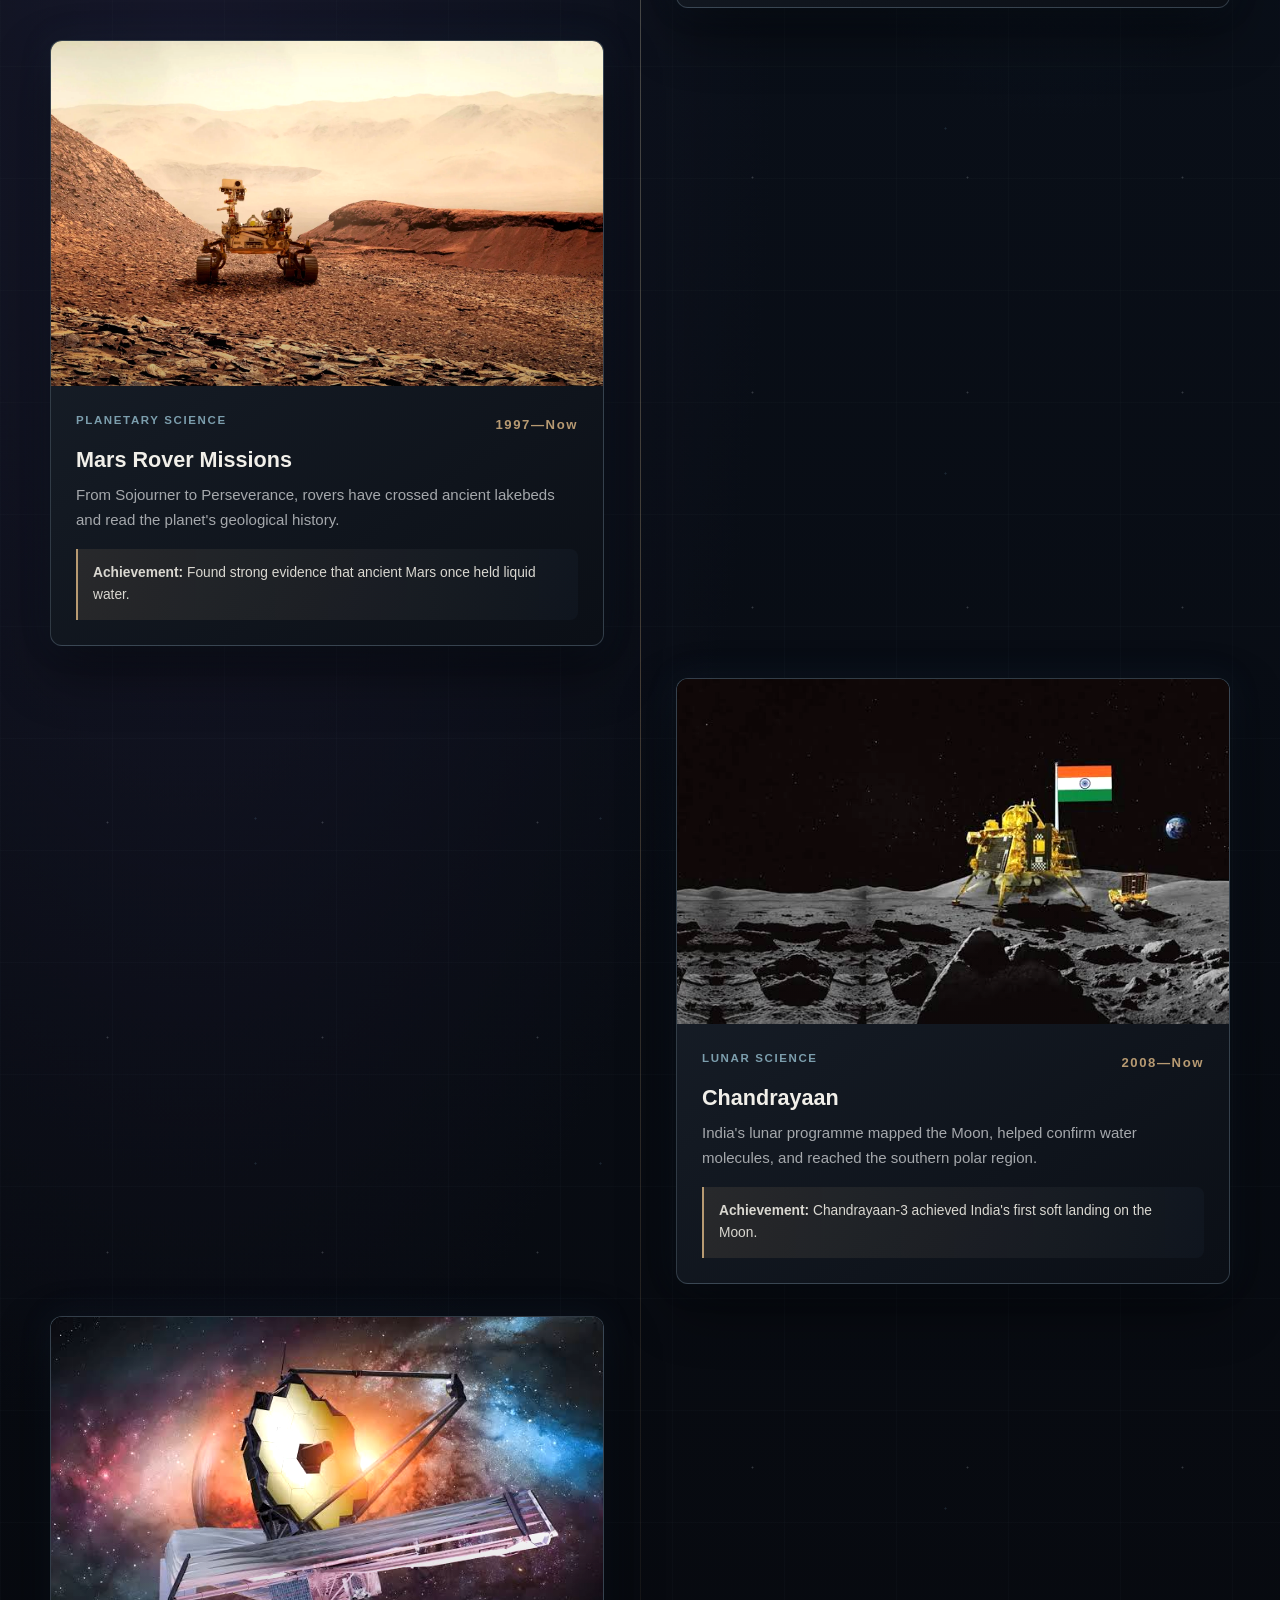
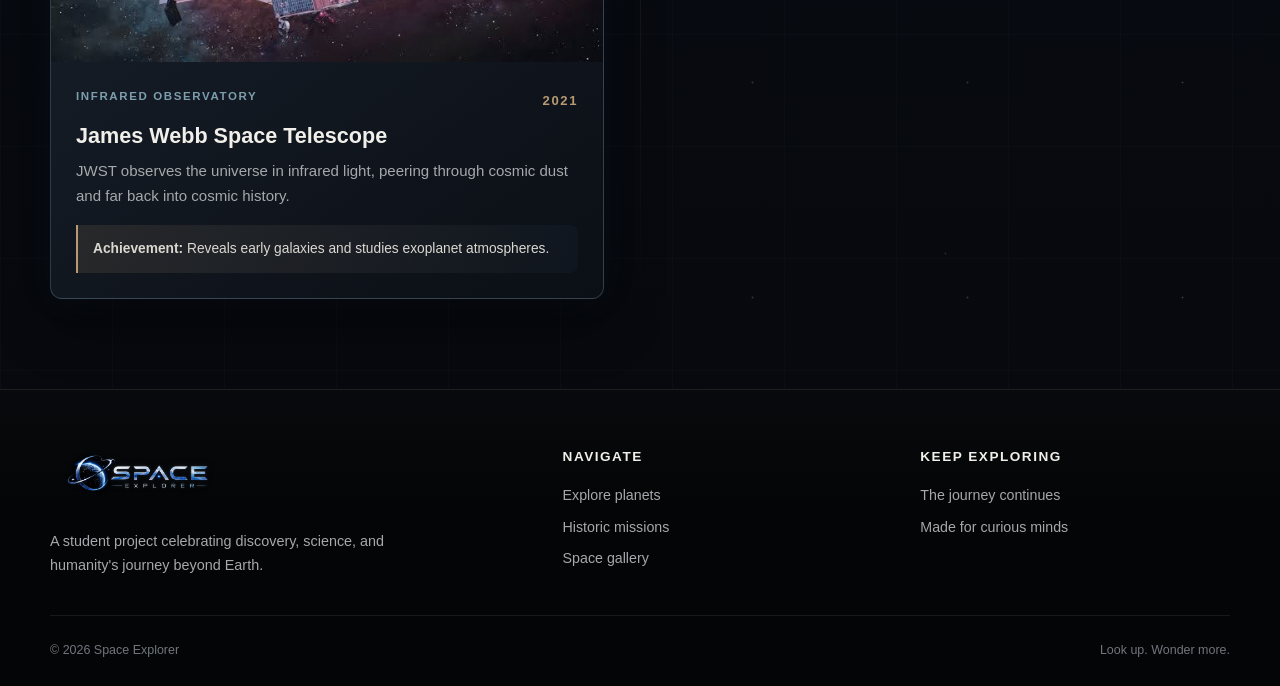
<file: missions.html>
<!DOCTYPE html>
<html lang="en">
<head>
  <meta charset="UTF-8">
  <meta name="viewport" content="width=device-width, initial-scale=1.0">
  <meta name="description" content="Discover famous missions that transformed our understanding of the Moon, planets and universe.">
  <title>Historic Space Missions | Space Explorer</title>
  <link rel="stylesheet" href="css/style.css?v=cinematic-finale-1">
  <script src="js/script.js?v=cinematic-finale-1" defer></script>
</head>
<body class="page-missions">
  <div class="site-intro" data-site-intro aria-hidden="true" hidden>
    <div class="site-intro-atmosphere"></div>
    <div class="site-intro-brand">
      <span class="site-intro-orbit"></span>
      <span class="site-intro-logo-shell">
        <img src="images/space-explorer-logo.png" alt="" width="2172" height="724" fetchpriority="high" draggable="false">
      </span>
    </div>
  </div>

  <header class="site-header">
    <nav class="navbar container" aria-label="Main navigation">
      <a class="logo" href="index.html" aria-label="Space Explorer home">
        <img class="logo-image" src="images/space-explorer-logo.png" alt="Space Explorer" width="2172" height="724">
      </a>
      <button class="menu-toggle" type="button" aria-label="Open navigation menu" aria-expanded="false">
        <span></span>
      </button>
      <ul class="nav-links">
        <li><a class="nav-link" href="index.html">Home</a></li>
        <li><a class="nav-link" href="explore.html">Explore</a></li>
        <li><a class="nav-link active" href="missions.html" aria-current="page">Missions</a></li>
        <li><a class="nav-link" href="gallery.html">Gallery</a></li>
        <li><a class="nav-link" href="contact.html">Journey</a></li>
      </ul>
    </nav>
  </header>

  <main>
    <section class="page-hero">
      <div class="page-hero-photo" aria-hidden="true">
        <img src="images/mission-background.jpg" alt="" width="600" height="338">
      </div>
      <div class="container page-hero-content">
        <p class="eyebrow">Milestones in exploration</p>
        <h1>Missions that moved <span class="accent">humanity forward.</span></h1>
        <p>Bold ideas became spacecraft, observatories, and footprints—each one expanding the limits of what we know.</p>
      </div>
      <div class="hero-decoration mission-flight" aria-hidden="true">
        <span class="rocket-object">
          <span class="rocket-window"></span>
          <span class="rocket-fin"></span>
        </span>
      </div>
    </section>

    <section class="section">
      <div class="container">
        <div class="timeline">
          <article class="mission-card reveal">
            <div class="mission-image">
              <img src="/images/apollo11.jpg" alt="Lunar module on the surface of the Moon" loading="lazy">
            </div>
            <div class="card-body">
              <div class="mission-meta">
                <span class="card-label">Human spaceflight</span>
                <span class="mission-year">1969</span>
              </div>
              <h2 class="card-title">Apollo 11</h2>
              <p class="card-copy">Neil Armstrong and Buzz Aldrin became the first people to walk on another world while Michael Collins orbited above.</p>
              <p class="achievement"><strong>Achievement:</strong> First crewed landing on the Moon.</p>
            </div>
          </article>

          <article class="mission-card reveal">
            <div class="mission-image">
              <img src="/images/voyger.jpg" alt="Deep-space probe with a large communication dish" loading="lazy">
            </div>
            <div class="card-body">
              <div class="mission-meta">
                <span class="card-label">Deep space</span>
                <span class="mission-year">1977</span>
              </div>
              <h2 class="card-title">Voyager</h2>
              <p class="card-copy">Twin probes toured the outer planets and continue to send data from beyond the edge of the Sun's protective bubble.</p>
              <p class="achievement"><strong>Achievement:</strong> First spacecraft to enter interstellar space.</p>
            </div>
          </article>

          <article class="mission-card reveal">
            <div class="mission-image">
              <img src="images/hubble.jpg" alt="Space telescope orbiting above Earth" loading="lazy">
            </div>
            <div class="card-body">
              <div class="mission-meta">
                <span class="card-label">Observatory</span>
                <span class="mission-year">1990</span>
              </div>
              <h2 class="card-title">Hubble Space Telescope</h2>
              <p class="card-copy">Hubble's sharp view above Earth's atmosphere transformed astronomy with iconic images and precise observations.</p>
              <p class="achievement"><strong>Achievement:</strong> Helped measure the age and expansion of the universe.</p>
            </div>
          </article>

          <article class="mission-card reveal">
            <div class="mission-image">
              <img src="images/space station.jpg" alt="International Space Station orbiting Earth" loading="lazy">
            </div>
            <div class="card-body">
              <div class="mission-meta">
                <span class="card-label">Orbital laboratory</span>
                <span class="mission-year">1998</span>
              </div>
              <h2 class="card-title">International Space Station</h2>
              <p class="card-copy">A permanently crewed laboratory where nations work together to study life, materials, and technology in microgravity.</p>
              <p class="achievement"><strong>Achievement:</strong> Decades of continuous human presence in low Earth orbit.</p>
            </div>
          </article>

          <article class="mission-card reveal">
            <div class="mission-image">
              <img src="images/rovermission.webp" alt="Robotic rover exploring the surface of Mars" loading="lazy">
            </div>
            <div class="card-body">
              <div class="mission-meta">
                <span class="card-label">Planetary science</span>
                <span class="mission-year">1997—Now</span>
              </div>
              <h2 class="card-title">Mars Rover Missions</h2>
              <p class="card-copy">From Sojourner to Perseverance, rovers have crossed ancient lakebeds and read the planet's geological history.</p>
              <p class="achievement"><strong>Achievement:</strong> Found strong evidence that ancient Mars once held liquid water.</p>
            </div>
          </article>

          <article class="mission-card reveal">
            <div class="mission-image">
              <img src="images/chandrayan.jpg" alt="Robotic lunar lander under a starry sky" loading="lazy">
            </div>
            <div class="card-body">
              <div class="mission-meta">
                <span class="card-label">Lunar science</span>
                <span class="mission-year">2008—Now</span>
              </div>
              <h2 class="card-title">Chandrayaan</h2>
              <p class="card-copy">India's lunar programme mapped the Moon, helped confirm water molecules, and reached the southern polar region.</p>
              <p class="achievement"><strong>Achievement:</strong> Chandrayaan-3 achieved India's first soft landing on the Moon.</p>
            </div>
          </article>

          <article class="mission-card reveal">
            <div class="mission-image">
              <img src="images/jamesweb.jpg" alt="Powerful space observatory against distant stars" loading="lazy">
            </div>
            <div class="card-body">
              <div class="mission-meta">
                <span class="card-label">Infrared observatory</span>
                <span class="mission-year">2021</span>
              </div>
              <h2 class="card-title">James Webb Space Telescope</h2>
              <p class="card-copy">JWST observes the universe in infrared light, peering through cosmic dust and far back into cosmic history.</p>
              <p class="achievement"><strong>Achievement:</strong> Reveals early galaxies and studies exoplanet atmospheres.</p>
            </div>
          </article>
        </div>
      </div>
    </section>
  </main>

  <footer class="site-footer">
    <div class="container">
      <div class="footer-grid">
        <div class="footer-brand">
          <a class="logo" href="index.html">
            <img class="logo-image" src="images/space-explorer-logo.png" alt="Space Explorer" width="2172" height="724">
          </a>
          <p>A student project celebrating discovery, science, and humanity's journey beyond Earth.</p>
        </div>

        <div class="footer-column">
          <h2>Navigate</h2>
          <a href="explore.html">Explore planets</a>
          <a href="missions.html">Historic missions</a>
          <a href="gallery.html">Space gallery</a>
        </div>

        <div class="footer-column">
          <h2>Keep exploring</h2>
          <a href="contact.html">The journey continues</a>
          <span>Made for curious minds</span>
        </div>
      </div>

      <div class="footer-bottom">
        <span>© 2026 Space Explorer</span>
        <span>Look up. Wonder more.</span>
      </div>
    </div>
  </footer>

  <button class="scroll-top" type="button" aria-label="Scroll to top">↑</button>
</body>
</html>
</file>
<file: css/style.css>
/* ---------- Design system ---------- */
:root {
  --bg: #070809;
  --bg-soft: #0a0b0d;
  --surface: rgba(17, 19, 22, 0.9);
  --surface-solid: #111316;
  --surface-raised: #15181c;
  --line: rgba(255, 255, 255, 0.1);
  --line-strong: rgba(255, 255, 255, 0.18);
  --text: #f1efe9;
  --muted: #a5a8ac;
  --muted-deep: #71767d;
  --steel: #7c9ead;
  --bronze: #b79a72;
  --cyan: var(--steel);
  --blue: #728e9a;
  --violet: var(--bronze);
  --radius: 12px;
  --shadow: 0 22px 54px rgba(0, 0, 0, 0.3);
  --max: 1180px;
  --header-height: 76px;
  --section-space: clamp(80px, 7vw, 96px);
  --section-heading-gap: clamp(36px, 4vw, 42px);
}

* {
  box-sizing: border-box;
  margin: 0;
  padding: 0;
}

html {
  scroll-behavior: smooth;
}

body {
  min-height: 100vh;
  overflow-x: hidden;
  background: var(--bg);
  color: var(--text);
  font-family: "Segoe UI Variable Text", "Segoe UI", Arial, sans-serif;
  line-height: 1.65;
}

body::before {
  position: fixed;
  z-index: -1;
  inset: 0;
  background-image:
    radial-gradient(circle at 12% 18%, rgba(204, 215, 219, 0.7) 0 1px, transparent 1.5px),
    radial-gradient(circle at 58% 78%, rgba(183, 154, 114, 0.42) 0 1px, transparent 1.5px);
  background-size: 155px 155px, 270px 270px;
  content: "";
  opacity: 0.32;
  pointer-events: none;
  animation: twinkle-soft 7s ease-in-out infinite alternate;
}

body::after {
  position: fixed;
  z-index: -1;
  inset: 0;
  background-image:
    radial-gradient(circle at 78% 28%, rgba(241, 239, 233, 0.72) 0 1px, transparent 1.5px),
    radial-gradient(circle at 32% 68%, rgba(124, 158, 173, 0.58) 0 1px, rgba(124, 158, 173, 0.08) 2px, transparent 4px);
  background-size: 210px 210px, 330px 330px;
  content: "";
  opacity: 0.2;
  pointer-events: none;
  animation: twinkle-bright 9.5s 1.7s ease-in-out infinite alternate;
}

@keyframes twinkle-soft {
  0%, 100% { opacity: 0.2; }
  45% { opacity: 0.36; }
  72% { opacity: 0.27; }
}

@keyframes twinkle-bright {
  0%, 100% { opacity: 0.14; }
  38% { opacity: 0.25; }
  67% { opacity: 0.4; }
}

/* ---------- Cinematic site intro ---------- */
html.site-intro-active,
html.site-intro-active body {
  overflow: hidden;
}

html.site-intro-active body {
  padding-right: var(--intro-scrollbar-gap, 0px);
}

.site-intro[hidden] {
  display: none;
}

.site-intro {
  position: fixed;
  z-index: 10000;
  inset: 0;
  display: grid;
  overflow: hidden;
  place-items: center;
  background:
    radial-gradient(ellipse at 50% 48%, rgba(23, 48, 72, 0.26), transparent 38%),
    linear-gradient(180deg, #030507, #05070a 54%, #020304);
  opacity: 1;
  pointer-events: all;
}

.site-intro::before,
.site-intro::after,
.site-intro-atmosphere {
  position: absolute;
  inset: 0;
  content: "";
  pointer-events: none;
}

.site-intro::before {
  background-image:
    radial-gradient(circle at 17% 26%, rgba(220, 230, 235, 0.62) 0 1px, transparent 1.4px),
    radial-gradient(circle at 76% 31%, rgba(124, 158, 173, 0.52) 0 1px, transparent 1.6px),
    radial-gradient(circle at 68% 77%, rgba(183, 154, 114, 0.34) 0 1px, transparent 1.5px);
  background-size: 240px 240px, 330px 330px, 410px 410px;
  opacity: 0.32;
}

.site-intro::after {
  background: radial-gradient(ellipse at center, transparent 30%, rgba(0, 0, 0, 0.72) 100%);
}

.site-intro-atmosphere {
  left: 50%;
  width: min(92vw, 1040px);
  transform: translateX(-50%);
  background: radial-gradient(ellipse at center, rgba(62, 115, 160, 0.16), rgba(24, 55, 85, 0.07) 34%, transparent 68%);
  filter: blur(10px);
}

.site-intro-brand {
  position: relative;
  z-index: 1;
  width: min(62vw, 690px);
  opacity: 0;
  transform: translateY(6px) scale(0.94);
}

.site-intro-logo-shell {
  position: relative;
  z-index: 2;
  display: block;
  overflow: hidden;
  filter: drop-shadow(0 0 18px rgba(91, 153, 202, 0.2));
}

.site-intro-logo-shell::after {
  position: absolute;
  top: -35%;
  bottom: -35%;
  left: -28%;
  width: 18%;
  background: linear-gradient(90deg, transparent, rgba(211, 229, 240, 0.48), transparent);
  content: "";
  opacity: 0;
  transform: skewX(-16deg);
}

.site-intro-logo-shell img {
  width: 100%;
  height: auto;
  mix-blend-mode: screen;
  user-select: none;
}

.site-intro-orbit {
  position: absolute;
  z-index: 1;
  top: 50%;
  left: 50%;
  width: 112%;
  height: 142%;
  border: 1px solid rgba(124, 158, 173, 0.18);
  border-radius: 50%;
  box-shadow: 0 0 22px rgba(62, 119, 165, 0.08);
  opacity: 0;
  transform: translate(-50%, -50%) rotate(-6deg) scale(0.84);
}

.site-intro-orbit::before {
  position: absolute;
  inset: -1px;
  border: 1px solid transparent;
  border-top-color: rgba(188, 218, 235, 0.68);
  border-right-color: rgba(124, 158, 173, 0.12);
  border-radius: inherit;
  content: "";
  animation: site-intro-orbit-light 2.2s linear infinite;
}

.site-intro.is-visible .site-intro-brand {
  animation: site-intro-logo-enter 0.8s cubic-bezier(0.2, 0.72, 0.25, 1) forwards;
}

.site-intro.is-visible .site-intro-orbit {
  animation: site-intro-orbit-enter 0.9s 0.12s cubic-bezier(0.2, 0.72, 0.25, 1) both;
}

.site-intro.is-visible .site-intro-logo-shell::after {
  animation: site-intro-sweep 0.95s 0.32s ease-out both;
}

.site-intro.is-leaving {
  opacity: 0;
  transition: opacity 0.7s ease;
}

.site-intro.is-leaving .site-intro-brand {
  animation: none;
  opacity: 0.2;
  transform: translateY(0) scale(1.025);
  transition: opacity 0.7s ease, transform 0.7s ease;
}

html.site-intro-hold .page-home .site-header,
html.site-intro-hold .page-home .hero-kicker,
html.site-intro-hold .page-home .hero h1,
html.site-intro-hold .page-home .hero-copy,
html.site-intro-hold .page-home .hero-actions,
html.site-intro-hold .page-home .hero-astronaut img,
html.site-intro-hold .page-home .scroll-cue {
  opacity: 0;
  animation: none !important;
}

html.site-intro-hold .page-home .hero h1 {
  clip-path: inset(0 0 100% 0);
  transform: translateY(26px);
}

@keyframes site-intro-logo-enter {
  from {
    opacity: 0;
    filter: blur(5px);
    transform: translateY(6px) scale(0.94);
  }
  to {
    opacity: 1;
    filter: blur(0);
    transform: translateY(0) scale(1);
  }
}

@keyframes site-intro-orbit-enter {
  from { opacity: 0; transform: translate(-50%, -50%) rotate(-9deg) scale(0.84); }
  to { opacity: 0.82; transform: translate(-50%, -50%) rotate(-6deg) scale(1); }
}

@keyframes site-intro-orbit-light {
  to { transform: rotate(360deg); }
}

@keyframes site-intro-sweep {
  0% { left: -28%; opacity: 0; }
  18% { opacity: 0.72; }
  100% { left: 112%; opacity: 0; }
}

img {
  display: block;
  max-width: 100%;
}

a {
  color: inherit;
  text-decoration: none;
}

button,
input,
textarea {
  font: inherit;
}

a:focus-visible,
button:focus-visible,
input:focus-visible,
textarea:focus-visible {
  outline: 2px solid var(--steel);
  outline-offset: 3px;
}

.container {
  width: min(calc(100% - 40px), var(--max));
  margin-inline: auto;
}

.eyebrow {
  display: inline-flex;
  align-items: center;
  gap: 9px;
  margin-bottom: 14px;
  color: var(--bronze);
  font-size: 0.76rem;
  font-weight: 750;
  letter-spacing: 0.18em;
  text-transform: uppercase;
}

.eyebrow::before {
  width: 28px;
  height: 1px;
  background: currentColor;
  content: "";
}

.section {
  padding: var(--section-space) 0;
}

.section-soft {
  background:
    linear-gradient(180deg, rgba(10, 11, 13, 0.3), rgba(21, 24, 28, 0.72), rgba(10, 11, 13, 0.3));
  border-block: 1px solid rgba(255, 255, 255, 0.06);
}

.section-heading {
  max-width: 700px;
  margin-bottom: var(--section-heading-gap);
}

.section-heading.center {
  margin-inline: auto;
  text-align: center;
}

.section-heading.center .eyebrow {
  justify-content: center;
}

.section-title {
  font-family: "Segoe UI Variable Display", "Segoe UI", Arial, sans-serif;
  font-size: clamp(2rem, 4.4vw, 3.55rem);
  font-weight: 750;
  letter-spacing: -0.045em;
  line-height: 1.08;
}

.section-copy {
  max-width: 650px;
  margin-top: 16px;
  color: var(--muted);
  font-size: 1.03rem;
}

.accent {
  color: var(--steel);
}

/* ---------- Navigation ---------- */
.site-header {
  position: sticky;
  z-index: 1000;
  top: 0;
  border-bottom: 1px solid transparent;
  background: rgba(7, 8, 9, 0.78);
  backdrop-filter: blur(14px);
  transition: border-color 0.3s ease, background 0.3s ease;
}

.site-header.scrolled {
  border-color: var(--line);
  background: rgba(7, 8, 9, 0.96);
}

.navbar {
  display: flex;
  min-height: var(--header-height);
  align-items: center;
  justify-content: space-between;
}

.logo {
  display: inline-flex;
  align-items: center;
  flex-shrink: 0;
  line-height: 0;
}

.logo-image {
  display: block;
  width: auto;
  height: 58px;
}

.nav-links {
  display: flex;
  align-items: center;
  gap: 30px;
  list-style: none;
}

.nav-link {
  position: relative;
  display: block;
  padding: 26px 0 23px;
  color: var(--muted);
  font-size: 0.91rem;
  font-weight: 600;
  transition: color 0.25s ease;
}

.nav-link::after {
  position: absolute;
  right: 0;
  bottom: 19px;
  left: 0;
  height: 1px;
  border-radius: 10px;
  background: var(--bronze);
  content: "";
  transform: scaleX(0);
  transition: transform 0.25s ease;
}

.nav-link:hover,
.nav-link.active {
  color: var(--text);
}

.nav-link:hover::after,
.nav-link.active::after {
  transform: scaleX(1);
}

.menu-toggle {
  position: relative;
  display: none;
  width: 44px;
  height: 44px;
  place-items: center;
  border: 1px solid var(--line);
  border-radius: 4px;
  background: rgba(255, 255, 255, 0.025);
  color: var(--text);
  cursor: pointer;
}

.menu-toggle span,
.menu-toggle::before,
.menu-toggle::after {
  position: absolute;
  top: 50%;
  left: 50%;
  width: 20px;
  height: 2px;
  margin: -1px 0 0 -10px;
  border-radius: 2px;
  background: currentColor;
  content: "";
  transition: 0.25s ease;
}

.menu-toggle span {
  display: block;
}

.menu-toggle::before { transform: translateY(-6px); }
.menu-toggle::after { transform: translateY(6px); }

.menu-toggle.open span {
  opacity: 0;
}

.menu-toggle.open::before {
  transform: rotate(45deg);
}

.menu-toggle.open::after {
  transform: rotate(-45deg);
}

/* ---------- Buttons ---------- */
.button {
  display: inline-flex;
  min-height: 50px;
  align-items: center;
  justify-content: center;
  gap: 10px;
  padding: 0 24px;
  border: 1px solid transparent;
  border-color: rgba(241, 239, 233, 0.88);
  border-radius: 4px;
  background: var(--text);
  box-shadow: none;
  color: #111316;
  font-size: 0.82rem;
  font-weight: 700;
  letter-spacing: 0.08em;
  text-transform: uppercase;
  cursor: pointer;
  transition: transform 0.25s ease, background 0.25s ease, border-color 0.25s ease;
}

.button:hover {
  border-color: #ffffff;
  background: #ffffff;
  transform: translateY(-2px);
}

.button-ghost {
  border-color: var(--line-strong);
  background: rgba(17, 19, 22, 0.44);
  box-shadow: none;
  color: var(--text);
}

.button-ghost:hover {
  border-color: rgba(241, 239, 233, 0.42);
  background: rgba(241, 239, 233, 0.07);
}

.button-arrow {
  transition: transform 0.25s ease;
}

.button:hover .button-arrow {
  transform: translateX(4px);
}

/* ---------- Home hero ---------- */
.hero {
  --hero-media-x: 0px;
  --hero-media-y: 0px;
  --hero-star-x: 0px;
  --hero-star-y: 0px;
  --hero-astronaut-base-x: 0%;
  --hero-astronaut-x: 0px;
  --hero-astronaut-y: 0px;
  --scroll-cue-x: 0%;
  --hero-content-y: 0px;
  --hero-content-opacity: 1;
  position: relative;
  min-height: calc(100vh - 76px);
  display: grid;
  align-items: center;
  overflow: hidden;
  isolation: isolate;
  background: var(--bg);
}

.hero-media {
  position: absolute;
  z-index: 0;
  inset: -5%;
  background: url("../images/hero-galaxy.png") center / cover no-repeat;
  animation: hero-cinematic-drift 26s cubic-bezier(0.45, 0.05, 0.55, 0.95) infinite alternate;
  pointer-events: none;
  will-change: transform;
}

.hero::before {
  position: absolute;
  z-index: 1;
  inset: 0;
  background-image:
    radial-gradient(circle, rgba(255, 255, 255, 0.72) 0 1px, transparent 1.4px),
    radial-gradient(circle, rgba(177, 205, 216, 0.5) 0 1px, transparent 1.5px),
    radial-gradient(circle, rgba(241, 239, 233, 0.3) 0 0.7px, transparent 1.2px);
  background-position: 0 0, 52px 38px, 96px 74px;
  background-size: 148px 148px, 226px 226px, 310px 310px;
  content: "";
  opacity: 0.16;
  animation:
    star-drift 28s linear infinite,
    hero-stars-breathe 9s ease-in-out infinite alternate;
  pointer-events: none;
  transform: translate3d(var(--hero-star-x), var(--hero-star-y), 0);
  will-change: transform, background-position;
}

.hero::after {
  position: absolute;
  z-index: 2;
  inset: 0;
  background:
    linear-gradient(90deg, rgba(7, 8, 9, 0.96) 0%, rgba(7, 8, 9, 0.83) 32%, rgba(7, 8, 9, 0.34) 56%, rgba(7, 8, 9, 0.05) 78%),
    linear-gradient(0deg, rgba(7, 8, 9, 0.92) 0%, transparent 30%),
    radial-gradient(circle at 73% 42%, rgba(124, 158, 173, 0.13), transparent 30%);
  content: "";
  pointer-events: none;
}

@keyframes star-drift {
  to { background-position: -60px 40px; }
}

@keyframes hero-stars-breathe {
  0%, 100% { opacity: 0.12; }
  52% { opacity: 0.2; }
}

@keyframes hero-cinematic-drift {
  0% {
    transform: translate3d(var(--hero-media-x), var(--hero-media-y), 0) scale(1.03);
  }
  100% {
    transform: translate3d(calc(var(--hero-media-x) + 7px), calc(var(--hero-media-y) - 5px), 0) scale(1.07);
  }
}

.hero-astronaut {
  position: absolute;
  z-index: 3;
  right: max(-150px, -8vw);
  bottom: -3%;
  width: clamp(650px, 61vw, 920px);
  pointer-events: none;
  transform-origin: 54% 58%;
  animation: astronaut-float 10s ease-in-out infinite alternate;
  will-change: transform;
}

.hero-astronaut::before {
  position: absolute;
  z-index: -1;
  inset: 12% 7% 8% 16%;
  border-radius: 50%;
  background: radial-gradient(circle, rgba(124, 158, 173, 0.1), transparent 67%);
  content: "";
}

.hero-astronaut img {
  width: 100%;
  height: auto;
  filter:
    drop-shadow(0 28px 34px rgba(0, 0, 0, 0.44))
    drop-shadow(0 0 20px rgba(124, 158, 173, 0.1));
  user-select: none;
}

@keyframes astronaut-float {
  0% {
    transform: translate3d(calc(var(--hero-astronaut-base-x) + var(--hero-astronaut-x)), var(--hero-astronaut-y), 0) rotate(-0.35deg);
  }
  100% {
    transform: translate3d(calc(var(--hero-astronaut-base-x) + var(--hero-astronaut-x) + 4px), calc(var(--hero-astronaut-y) - 10px), 0) rotate(0.35deg);
  }
}

.hero > .container {
  position: relative;
  z-index: 4;
}

.hero-content {
  position: relative;
  z-index: 4;
  max-width: 600px;
  padding: 100px 0 130px;
  opacity: var(--hero-content-opacity);
  transform: translate3d(0, var(--hero-content-y), 0);
  will-change: transform, opacity;
}

.hero-kicker {
  display: inline-flex;
  align-items: center;
  gap: 10px;
  margin-bottom: 22px;
  padding: 0;
  border: 0;
  border-radius: 0;
  background: transparent;
  color: var(--bronze);
  font-size: 0.76rem;
  letter-spacing: 0.11em;
  text-transform: uppercase;
}

.hero-kicker::before {
  width: 30px;
  height: 1px;
  border-radius: 0;
  background: currentColor;
  box-shadow: none;
  content: "";
}

.hero h1 {
  max-width: 600px;
  font-size: clamp(3.4rem, 7vw, 6.4rem);
  font-weight: 760;
  letter-spacing: -0.065em;
  line-height: 0.93;
  font-family: "Segoe UI Variable Display", "Segoe UI", Arial, sans-serif;
}

.hero h1 span {
  background: none;
  color: var(--steel);
}

.hero-copy {
  max-width: 540px;
  margin: 28px 0 34px;
  color: #b9bab8;
  font-size: clamp(1rem, 1.6vw, 1.16rem);
}

.hero-actions {
  display: flex;
  flex-wrap: wrap;
  gap: 13px;
}

.scroll-cue {
  position: absolute;
  z-index: 5;
  bottom: 34px;
  left: max(20px, calc((100% - var(--max)) / 2));
  display: flex;
  align-items: center;
  gap: 10px;
  color: var(--muted);
  font-size: 0.73rem;
  letter-spacing: 0.18em;
  text-transform: uppercase;
  transform: translateX(var(--scroll-cue-x));
}

.scroll-cue::before {
  width: 1px;
  height: 42px;
  background: linear-gradient(var(--steel), transparent);
  content: "";
  animation: cue 2s ease-in-out infinite;
}

@keyframes cue {
  50% { transform: translateY(8px); }
}

/* Home hero entrance sequence */
.page-home .site-header {
  animation: hero-nav-enter 0.55s 0.04s ease-out both;
}

.page-home .hero-kicker {
  animation: hero-item-enter 0.56s 0.14s ease-out both;
}

.page-home .hero h1 {
  animation: hero-title-enter 0.72s 0.23s cubic-bezier(0.22, 0.75, 0.25, 1) backwards;
}

.page-home .hero-copy {
  animation: hero-item-enter 0.62s 0.36s ease-out both;
}

.page-home .hero-actions {
  animation: hero-item-enter 0.62s 0.48s ease-out both;
}

.page-home .hero-astronaut img {
  animation: hero-astronaut-enter 1.05s 0.18s ease-out both;
}

.page-home .scroll-cue {
  animation: hero-cue-enter 0.55s 0.68s ease-out both;
}

.page-home .hero .button:hover {
  transform: translateY(-2px);
}

@keyframes hero-nav-enter {
  from { opacity: 0; transform: translateY(-10px); }
  to { opacity: 1; transform: translateY(0); }
}

@keyframes hero-item-enter {
  from { opacity: 0; transform: translateY(18px); }
  to { opacity: 1; transform: translateY(0); }
}

@keyframes hero-title-enter {
  from {
    opacity: 0;
    clip-path: inset(0 0 100% 0);
    transform: translateY(26px);
  }
  to {
    opacity: 1;
    clip-path: inset(0 0 0 0);
    transform: translateY(0);
  }
}

@keyframes hero-astronaut-enter {
  from { opacity: 0; transform: scale(0.99); }
  to { opacity: 1; transform: scale(1); }
}

@keyframes hero-cue-enter {
  from { opacity: 0; transform: translate(var(--scroll-cue-x), 12px); }
  to { opacity: 1; transform: translate(var(--scroll-cue-x), 0); }
}

/* ---------- Cards and home sections ---------- */
.story-grid {
  display: grid;
  grid-template-columns: 0.9fr 1.1fr;
  gap: 64px;
  align-items: center;
}

.story-visual {
  position: relative;
  min-height: 460px;
  overflow: hidden;
  border: 1px solid var(--line);
  border-radius: var(--radius);
  background: url("../images/deepspace.jpg") center / cover;
  box-shadow: var(--shadow);
}

.story-orbit {
  position: absolute;
  inset: 70px;
  border: 1px solid rgba(124, 158, 173, 0.28);
  border-radius: 50%;
  animation: orbit 18s linear infinite;
}

.story-orbit::before {
  position: absolute;
  width: 22px;
  height: 22px;
  top: -11px;
  left: 50%;
  border-radius: 50%;
  border: 1px solid rgba(241, 239, 233, 0.72);
  background: var(--bronze);
  box-shadow: 0 0 0 5px rgba(183, 154, 114, 0.08);
  content: "";
}

@keyframes orbit { to { transform: rotate(360deg); } }

.story-content p {
  margin: 20px 0 28px;
  color: var(--muted);
}

.mini-list {
  display: grid;
  gap: 12px;
  list-style: none;
}

.mini-list li {
  display: flex;
  align-items: center;
  gap: 12px;
  color: #d7d5cf;
}

.mini-list li::before {
  width: 7px;
  height: 7px;
  border-radius: 1px;
  background: var(--bronze);
  box-shadow: none;
  content: "";
}

.card-grid {
  display: grid;
  grid-template-columns: repeat(3, 1fr);
  gap: 22px;
}

.feature-card,
.planet-card,
.mission-card {
  overflow: hidden;
  border: 1px solid var(--line);
  border-radius: var(--radius);
  background: var(--surface);
  box-shadow: 0 14px 34px rgba(0, 0, 0, 0.2);
  transition: transform 0.3s ease, border-color 0.3s ease, box-shadow 0.3s ease;
}

.feature-card:hover,
.planet-card:hover,
.mission-card:hover {
  border-color: rgba(124, 158, 173, 0.38);
  box-shadow: 0 22px 46px rgba(0, 0, 0, 0.34);
  transform: translateY(-6px);
}

.feature-image,
.planet-image,
.mission-image,
.destination-image {
  overflow: hidden;
  aspect-ratio: 16 / 10;
  background: #050607;
}

.feature-image img,
.planet-image img,
.mission-image img,
.destination-image img {
  width: 100%;
  height: 100%;
  object-fit: cover;
  object-position: center;
  transition: transform 0.55s ease;
}

.planet-image img {
  object-fit: contain;
}

.feature-card:hover img,
.planet-card:hover img,
.mission-card:hover img {
  transform: scale(1.06);
}

.destination-card:hover .destination-image img {
  transform: scale(1.045);
}

.card-body {
  padding: 25px;
}

.card-label {
  display: block;
  margin-bottom: 9px;
  color: var(--steel);
  font-size: 0.72rem;
  font-weight: 750;
  letter-spacing: 0.14em;
  text-transform: uppercase;
}

.card-title {
  margin-bottom: 10px;
  font-size: 1.35rem;
  line-height: 1.2;
  font-family: "Segoe UI Variable Display", "Segoe UI", Arial, sans-serif;
}

.card-copy {
  color: var(--muted);
  font-size: 0.94rem;
}

/* ---------- Home destinations ---------- */
.journey-cinema {
  position: relative;
  width: min(100%, 1120px);
  aspect-ratio: 16 / 9;
  margin-inline: auto;
  overflow: hidden;
  isolation: isolate;
  border: 1px solid rgba(139, 166, 187, 0.3);
  border-radius: var(--radius);
  background:
    radial-gradient(circle at 68% 42%, rgba(43, 82, 119, 0.34), transparent 38%),
    #060910;
  box-shadow: 0 24px 58px rgba(0, 0, 0, 0.38);
}

.journey-cinema.reveal {
  transform: translateY(16px);
  transition: opacity 0.75s ease, transform 0.75s ease;
}

.journey-cinema.reveal.visible {
  transform: translateY(0);
}

.journey-cinema::before,
.journey-cinema::after {
  position: absolute;
  z-index: 1;
  inset: 0;
  content: "";
  pointer-events: none;
}

.journey-cinema::before {
  background:
    linear-gradient(90deg, rgba(3, 6, 11, 0.88) 0%, rgba(3, 6, 11, 0.47) 40%, transparent 70%),
    linear-gradient(0deg, rgba(3, 6, 11, 0.92) 0%, rgba(3, 6, 11, 0.2) 48%, transparent 74%);
}

.journey-cinema::after {
  box-shadow: inset 0 0 90px rgba(0, 0, 0, 0.4);
}

.journey-cinema-video {
  position: absolute;
  inset: 0;
  width: 100%;
  height: 100%;
  object-fit: cover;
  object-position: center;
  transition: transform 800ms ease;
}

.journey-cinema-content {
  position: absolute;
  z-index: 2;
  bottom: clamp(30px, 4.5vw, 54px);
  left: clamp(28px, 5vw, 60px);
  width: min(520px, calc(100% - 56px));
}

.journey-cinema-content > * {
  opacity: 0;
  transform: translateY(9px);
  transition: opacity 0.55s ease, transform 0.55s ease;
}

.journey-cinema.visible .journey-cinema-content > * {
  opacity: 1;
  transform: translateY(0);
}

.journey-cinema.visible .journey-cinema-eyebrow { transition-delay: 0.16s; }
.journey-cinema.visible .journey-cinema-title { transition-delay: 0.24s; }
.journey-cinema.visible .journey-cinema-copy { transition-delay: 0.32s; }
.journey-cinema.visible .journey-cinema-link { transition-delay: 0.4s; }

.journey-cinema-eyebrow {
  margin-bottom: 14px;
  color: var(--bronze);
  font-size: 0.72rem;
  font-weight: 750;
  letter-spacing: 0.15em;
  text-transform: uppercase;
}

.journey-cinema-title {
  max-width: 500px;
  margin-bottom: 14px;
  color: var(--text);
  font-size: clamp(2rem, 4.1vw, 3.7rem);
  line-height: 1.02;
  font-family: "Segoe UI Variable Display", "Segoe UI", Arial, sans-serif;
  letter-spacing: -0.035em;
}

.journey-cinema-copy {
  max-width: 480px;
  color: rgba(232, 236, 240, 0.8);
  font-size: clamp(0.92rem, 1.3vw, 1.03rem);
}

.journey-cinema-link {
  position: relative;
  display: inline-flex;
  margin-top: 22px;
  color: var(--bronze);
  font-size: 0.88rem;
  font-weight: 700;
}

.journey-cinema-link::after {
  position: absolute;
  right: 0;
  bottom: -4px;
  left: 0;
  height: 1px;
  background: currentColor;
  content: "";
  transform: scaleX(0);
  transform-origin: left;
  transition: transform 260ms ease;
}

.journey-cinema-link:hover::after,
.journey-cinema-link:focus-visible::after {
  transform: scaleX(1);
}

@media (hover: hover) and (pointer: fine) {
  .journey-cinema:hover .journey-cinema-video {
    transform: scale(1.015);
  }
}

.destination-grid {
  display: grid;
  grid-template-columns: repeat(3, 1fr);
  gap: 22px;
}

.destination-card {
  overflow: hidden;
  border: 1px solid var(--line);
  border-radius: var(--radius);
  background: var(--surface);
  box-shadow: 0 14px 34px rgba(0, 0, 0, 0.2);
  transition: transform 0.3s ease, border-color 0.3s ease, box-shadow 0.3s ease;
}

.destination-card:hover {
  border-color: rgba(183, 154, 114, 0.38);
  box-shadow: 0 22px 46px rgba(0, 0, 0, 0.34);
  transform: translateY(-6px);
}

.destination-link {
  position: relative;
  display: inline-flex;
  margin-top: 20px;
  color: var(--bronze);
  font-size: 0.86rem;
  font-weight: 700;
  transition: transform 0.25s ease;
}

.destination-link::after {
  position: absolute;
  right: 0;
  bottom: -3px;
  left: 0;
  height: 1px;
  background: currentColor;
  content: "";
  transform: scaleX(0);
  transform-origin: left;
  transition: transform 0.25s ease;
}

.destination-card:hover .destination-link {
  transform: translateX(3px);
}

.destination-card:hover .destination-link::after {
  transform: scaleX(1);
}

/* ---------- Inner page hero ---------- */
.page-hero {
  position: relative;
  display: grid;
  min-height: 440px;
  align-items: center;
  overflow: hidden;
  scroll-margin-top: var(--header-height);
  border-bottom: 1px solid var(--line);
  background:
    linear-gradient(rgba(255, 255, 255, 0.018) 1px, transparent 1px),
    linear-gradient(90deg, rgba(255, 255, 255, 0.018) 1px, transparent 1px),
    radial-gradient(circle at 78% 40%, rgba(124, 158, 173, 0.13), transparent 31%),
    radial-gradient(circle at 18% 15%, rgba(183, 154, 114, 0.07), transparent 24%);
  background-size: 72px 72px, 72px 72px, auto, auto;
}

.page-hero-content {
  position: relative;
  z-index: 2;
  max-width: 760px;
  padding: clamp(98px, 8vw, 116px) 0 clamp(84px, 7vw, 104px);
}

.page-missions .page-hero-content {
  padding-top: clamp(108px, 9vw, 126px);
}

.page-hero h1 {
  font-size: clamp(3rem, 7vw, 5.6rem);
  letter-spacing: -0.055em;
  line-height: 0.98;
  font-family: "Segoe UI Variable Display", "Segoe UI", Arial, sans-serif;
}

.page-hero p {
  max-width: 620px;
  margin-top: 22px;
  color: var(--muted);
  font-size: 1.08rem;
}

/* Page-specific hero decorations */
.hero-decoration {
  position: absolute;
  z-index: 0;
  pointer-events: none;
}

.explore-orbit {
  top: 50%;
  right: 20px;
  width: 220px;
  height: 140px;
  border: 1px solid rgba(124, 158, 173, 0.16);
  border-radius: 50%;
  opacity: 0.68;
  transform: translateY(-50%) rotate(-10deg);
}

.orbit-craft {
  position: absolute;
  top: 0;
  left: 0;
  width: 26px;
  height: 18px;
  border: 1px solid rgba(224, 225, 220, 0.68);
  border-radius: 4px;
  background:
    radial-gradient(circle at 68% 50%, #d4c2a6 0 2px, transparent 3px),
    linear-gradient(135deg, #d8dcda, #8296a0 50%, #364149);
  box-shadow: 0 5px 14px rgba(0, 0, 0, 0.28);
  offset-path: ellipse(47% 44% at 50% 50%);
  offset-distance: 0%;
  offset-rotate: auto;
  animation: explore-circuit 22s linear infinite;
}

.orbit-craft::before {
  content: "";
  position: absolute;
  top: 4px;
  left: -31px;
  width: 88px;
  height: 10px;
  background: linear-gradient(
    90deg,
    #25343a 0 27%,
    #698895 27% 29%,
    transparent 29% 71%,
    #698895 71% 73%,
    #25343a 73% 100%
  );
  filter: none;
}

.orbit-craft::after {
  content: "";
  position: absolute;
  top: -10px;
  right: -13px;
  width: 17px;
  height: 17px;
  border: 2px solid rgba(183, 154, 114, 0.72);
  border-bottom-color: transparent;
  border-left-color: transparent;
  border-radius: 50%;
  transform: rotate(18deg);
}

.mission-flight {
  top: 50%;
  right: 20px;
  width: 220px;
  height: 180px;
  opacity: 0.62;
  transform: translateY(-50%);
}

.rocket-object {
  position: absolute;
  top: 112px;
  left: 108px;
  width: 68px;
  height: 22px;
  border: 1px solid rgba(225, 226, 221, 0.6);
  border-radius: 70% 7px 7px 70% / 50%;
  background:
    linear-gradient(90deg, transparent 0 72%, rgba(46, 52, 56, 0.86) 72% 86%, transparent 86%),
    linear-gradient(180deg, #e8e7e1, #8a9ca4 52%, #3d474d);
  filter: drop-shadow(0 5px 8px rgba(0, 0, 0, 0.3));
  animation: rocket-glide 13s ease-in-out infinite alternate;
}

.rocket-object::before {
  content: "";
  position: absolute;
  top: 6px;
  right: -8px;
  width: 10px;
  height: 10px;
  border-radius: 1px 4px 4px 1px;
  background: #343b3f;
}

.rocket-object::after {
  content: "";
  position: absolute;
  top: 7px;
  right: -54px;
  width: 48px;
  height: 8px;
  clip-path: polygon(0 18%, 100% 50%, 0 82%);
  background: linear-gradient(90deg, rgba(206, 180, 139, 0.72), rgba(124, 158, 173, 0.22), transparent);
  filter: blur(1px);
}

.rocket-window {
  position: absolute;
  top: 6px;
  left: 21px;
  width: 9px;
  height: 9px;
  border: 1px solid rgba(225, 232, 232, 0.72);
  border-radius: 50%;
  background: #506f7c;
  box-shadow: inset 0 0 3px rgba(230, 234, 231, 0.34);
}

.rocket-fin::before,
.rocket-fin::after {
  content: "";
  position: absolute;
  right: 5px;
  width: 25px;
  height: 12px;
  background: linear-gradient(135deg, #87979d, #3c484d);
  clip-path: polygon(18% 100%, 100% 100%, 72% 0);
}

.rocket-fin::before { top: -8px; }
.rocket-fin::after { bottom: -8px; transform: scaleY(-1); }

.gallery-drift {
  top: 50%;
  right: 20px;
  width: 200px;
  height: 150px;
  opacity: 0.6;
  transform: translateY(-50%);
}

.drift-telescope {
  position: absolute;
  top: 64px;
  left: 70px;
  width: 64px;
  height: 24px;
  border: 1px solid rgba(219, 220, 215, 0.56);
  border-radius: 4px 11px 11px 4px;
  background:
    linear-gradient(90deg, transparent 0 58%, rgba(183, 154, 114, 0.72) 58% 67%, transparent 67%),
    linear-gradient(135deg, #bdc8ca, #687f89 58%, #293237);
  box-shadow: 0 6px 14px rgba(0, 0, 0, 0.28);
  animation: telescope-drift 9s ease-in-out infinite alternate;
}

.drift-telescope::before {
  content: "";
  position: absolute;
  top: 5px;
  left: -37px;
  width: 138px;
  height: 14px;
  background: linear-gradient(90deg, #2a3a40 0 27%, transparent 27% 73%, #2a3a40 73% 100%);
  filter: none;
}

.drift-telescope::after {
  content: "";
  position: absolute;
  top: 3px;
  right: -10px;
  width: 16px;
  height: 16px;
  border: 2px solid rgba(124, 158, 173, 0.72);
  border-radius: 50%;
  background: #263238;
  box-shadow: inset 0 0 4px rgba(225, 228, 224, 0.16);
}

.telescope-antenna {
  position: absolute;
  top: -13px;
  left: 17px;
  width: 1px;
  height: 14px;
  background: rgba(190, 201, 204, 0.62);
}

.telescope-antenna::after {
  content: "";
  position: absolute;
  top: -4px;
  left: -2px;
  width: 5px;
  height: 5px;
  border: 1px solid rgba(183, 154, 114, 0.72);
  border-radius: 50%;
  background: var(--bronze);
}

@keyframes explore-circuit {
  to { offset-distance: 100%; }
}

@keyframes rocket-glide {
  from { transform: translate(8px, 18px) rotate(-24deg); }
  to { transform: translate(-55px, -50px) rotate(-24deg); }
}

@keyframes telescope-drift {
  from { transform: translate(-8px, 7px) rotate(-4deg); }
  to { transform: translate(12px, -9px) rotate(3deg); }
}

@media (max-width: 1240px) {
  .hero-decoration { display: none; }
}

/* ---------- Explore ---------- */
.planet-gallery-section {
  position: relative;
  overflow: hidden;
  padding: 72px 0 96px;
}

.planet-gallery-intro {
  display: flex;
  justify-content: flex-end;
}

.planet-gallery-hint {
  display: inline-flex;
  align-items: center;
  gap: 10px;
  color: var(--muted);
  font-size: 0.72rem;
  font-weight: 700;
  letter-spacing: 0.13em;
  text-transform: uppercase;
}

.planet-gallery-hint span {
  color: var(--bronze);
  font-size: 1.05rem;
}

.planet-stage {
  position: relative;
  height: 660px;
  margin-top: 18px;
  overflow: hidden;
  perspective: 1450px;
  perspective-origin: 50% 48%;
  cursor: grab;
  touch-action: pan-y;
  user-select: none;
}

.planet-stage:focus-visible {
  outline: 1px solid rgba(124, 158, 173, 0.68);
  outline-offset: -8px;
}

.planet-stage.is-dragging {
  cursor: grabbing;
}

.planet-stage.is-dragging .planet-motion-wrapper .planet-card {
  pointer-events: none;
  transform: translate3d(0, 0, 0) !important;
}

.planet-grid {
  position: absolute;
  inset: 0;
  display: block;
  transform-style: preserve-3d;
}

.planet-drag-surface {
  position: absolute;
  z-index: 25;
  inset: 0;
  cursor: inherit;
  touch-action: pan-y;
}

.planet-motion-wrapper {
  position: absolute;
  z-index: 1;
  top: 50%;
  left: 0;
  width: clamp(286px, 22vw, 326px);
  opacity: 0;
  transform: translate3d(0, -50%, 0);
  transform-origin: center;
  backface-visibility: hidden;
  will-change: transform, opacity;
  transition: none;
}

@media (max-width: 700px) {
  .planet-stage:not(.is-scroll) .planet-motion-wrapper {
    width: min(82vw, 330px);
  }
}

.planet-stage:not(.is-entered) .planet-motion-wrapper {
  pointer-events: none;
}

.planet-stage.is-dragging .planet-motion-wrapper {
  transition: none;
}

.planet-gallery-section .planet-card {
  position: relative;
  width: 100%;
  opacity: 1;
  cursor: grab;
  transform: translateZ(0);
  transform-origin: center;
  backface-visibility: hidden;
  will-change: transform;
  box-shadow: 0 12px 28px rgba(0, 0, 0, 0.2);
  transition:
    transform 400ms cubic-bezier(0.22, 1, 0.36, 1),
    border-color 320ms ease,
    box-shadow 320ms ease;
}

.planet-stage:not(.is-scroll) .planet-card {
  pointer-events: none;
}

.planet-gallery-section .planet-card:hover,
.planet-stage:not(.is-scroll) .planet-motion-wrapper:hover .planet-card,
.planet-motion-wrapper.is-hovered .planet-card,
.planet-motion-wrapper.is-focused .planet-card {
  border-color: rgba(124, 158, 173, 0.38);
  box-shadow: 0 12px 28px rgba(0, 0, 0, 0.2);
}

.planet-gallery-section .planet-card:hover {
  transform: translate3d(0, -4px, 0) scale(1.01);
}

.planet-stage:not(.is-scroll) .planet-motion-wrapper:hover .planet-card {
  transform: translate3d(0, -4px, 0) scale(1.01);
}

.planet-motion-wrapper.is-hovered .planet-card {
  transform: translate3d(0, -4px, 0) scale(1.01);
}

.planet-card .card-body {
  padding: 22px;
}

.planet-gallery-section .planet-image img {
  pointer-events: none;
  transform: none;
  transition: filter 320ms ease;
  user-select: none;
  -webkit-user-drag: none;
}

.planet-gallery-section .planet-card:hover .planet-image img {
  filter: brightness(1.055) contrast(1.02);
}

.planet-stage:not(.is-scroll) .planet-motion-wrapper:hover .planet-image img {
  filter: brightness(1.055) contrast(1.02);
}

.planet-motion-wrapper.is-hovered .planet-image img {
  filter: brightness(1.055) contrast(1.02);
}

.planet-stage.is-dragging .planet-image img {
  filter: none;
}

.planet-fact {
  display: flex;
  gap: 10px;
  margin-top: 18px;
  padding-top: 16px;
  border-top: 1px solid var(--line);
  color: #d8d7d2;
  font-size: 0.84rem;
}

.planet-fact::before {
  color: var(--bronze);
  content: "✦";
}

/* Native swipe layout for phones and reduced-motion users. */
.planet-stage.is-scroll {
  height: auto;
  padding: 24px max(28px, calc((100vw - var(--max)) / 2)) 38px;
  overflow-x: auto;
  overflow-y: hidden;
  perspective: none;
  cursor: grab;
  scroll-padding-inline: 28px;
  scroll-snap-type: x mandatory;
  touch-action: pan-x pan-y;
  scrollbar-width: none;
}

.planet-stage.is-scroll .planet-drag-surface {
  display: none;
}

.planet-stage.is-scroll::-webkit-scrollbar {
  display: none;
}

.planet-stage.is-scroll .planet-grid {
  position: static;
  display: flex;
  width: max-content;
  gap: 20px;
  transform: none;
}

.planet-stage.is-scroll .planet-motion-wrapper {
  position: relative;
  top: auto;
  left: auto;
  width: min(82vw, 330px);
  flex: 0 0 auto;
  opacity: 0;
  scroll-snap-align: center;
  transform: translateY(20px) rotate(var(--mobile-rotation, 0deg));
  transition: opacity 0.55s ease, transform 0.55s ease;
  will-change: auto;
}

.planet-stage.is-scroll .planet-card {
  width: 100%;
  opacity: 1;
  transform: none;
  will-change: auto;
}

.planet-stage.is-scroll.is-entered .planet-motion-wrapper {
  opacity: 1;
  transform: rotate(var(--mobile-rotation, 0deg));
}

.planet-stage.is-scroll.is-entered .planet-motion-wrapper:nth-child(2) { transition-delay: 0.06s; }
.planet-stage.is-scroll.is-entered .planet-motion-wrapper:nth-child(3) { transition-delay: 0.12s; }
.planet-stage.is-scroll.is-entered .planet-motion-wrapper:nth-child(4) { transition-delay: 0.18s; }
.planet-stage.is-scroll.is-entered .planet-motion-wrapper:nth-child(5) { transition-delay: 0.24s; }
.planet-stage.is-scroll.is-entered .planet-motion-wrapper:nth-child(6) { transition-delay: 0.3s; }
.planet-stage.is-scroll.is-entered .planet-motion-wrapper:nth-child(7) { transition-delay: 0.36s; }
.planet-stage.is-scroll.is-entered .planet-motion-wrapper:nth-child(8) { transition-delay: 0.42s; }

.planet-stage.is-scroll.is-entered .planet-motion-wrapper.is-focused {
  opacity: 1;
  transform: rotate(0deg) scale(1.015);
  transition-delay: 0s;
}

.planet-stage.is-scroll .planet-card:hover {
  transform: translateY(-4px) rotate(0deg) scale(1.015);
}

.planet-stage.is-scroll .planet-image img,
.planet-stage.is-scroll .planet-card:hover img {
  transform: none;
}

.system-note {
  display: grid;
  grid-template-columns: 1.2fr 0.8fr;
  gap: 35px;
  align-items: center;
  padding: 44px;
  border: 1px solid var(--line);
  border-radius: var(--radius);
  background:
    linear-gradient(120deg, rgba(124, 158, 173, 0.08), rgba(183, 154, 114, 0.035)),
    var(--surface-solid);
}

.system-note p {
  color: var(--muted);
}

.distance {
  text-align: right;
}

.distance strong {
  display: block;
  color: var(--bronze);
  font-size: clamp(2rem, 4vw, 3.2rem);
  line-height: 1;
}

.distance span {
  color: var(--muted);
  font-size: 0.82rem;
}

/* ---------- Missions ---------- */
.timeline {
  position: relative;
  display: grid;
  gap: 32px;
}

.timeline::before {
  position: absolute;
  top: 0;
  bottom: 0;
  left: 50%;
  width: 1px;
  background: linear-gradient(var(--steel), rgba(183, 154, 114, 0.28), transparent);
  content: "";
}

.mission-card {
  width: calc(50% - 36px);
}

.mission-card:nth-child(even) {
  margin-left: calc(50% + 36px);
}

.mission-card::after {
  position: absolute;
  width: 12px;
  height: 12px;
  border: 3px solid var(--bg);
  border-radius: 50%;
  background: var(--bronze);
  box-shadow: 0 0 0 5px rgba(183, 154, 114, 0.08);
  content: "";
}

.mission-card:nth-child(odd)::after {
  top: 36px;
  right: -43px;
}

.mission-card:nth-child(even)::after {
  top: 36px;
  left: -43px;
}

.mission-card {
  position: relative;
}

.mission-meta {
  display: flex;
  align-items: center;
  justify-content: space-between;
  gap: 16px;
  margin-bottom: 8px;
}

.mission-year {
  color: var(--bronze);
  font-size: 0.82rem;
  font-weight: 800;
  letter-spacing: 0.12em;
}

.achievement {
  margin-top: 16px;
  padding: 13px 15px;
  border-left: 2px solid var(--bronze);
  border-radius: 0 8px 8px 0;
  background: rgba(183, 154, 114, 0.065);
  color: #dad8d1;
  font-size: 0.86rem;
}

/* ---------- Gallery ---------- */
.gallery-grid {
  display: grid;
  grid-auto-rows: 250px;
  grid-template-columns: repeat(3, 1fr);
  gap: 18px;
}

.gallery-item {
  position: relative;
  overflow: hidden;
  border: 1px solid var(--line);
  border-radius: var(--radius);
  background: var(--surface-solid);
  cursor: zoom-in;
}

.gallery-item.wide {
  grid-column: span 2;
}

.gallery-item.tall {
  grid-row: span 2;
}

.gallery-item img {
  width: 100%;
  height: 100%;
  object-fit: cover;
  object-position: center;
  transition: transform 0.55s ease, filter 0.4s ease;
}

.gallery-overlay {
  position: absolute;
  inset: 0;
  display: flex;
  flex-direction: column;
  justify-content: flex-end;
  padding: 25px;
  background: linear-gradient(transparent 32%, rgba(7, 8, 9, 0.95));
  opacity: 0;
  transform: translateY(12px);
  transition: opacity 0.35s ease, transform 0.35s ease;
}

.gallery-overlay span {
  color: var(--bronze);
  font-size: 0.68rem;
  font-weight: 750;
  letter-spacing: 0.13em;
  text-transform: uppercase;
}

.gallery-overlay h2 {
  margin-top: 5px;
  font-size: 1.28rem;
}

.gallery-item:hover img {
  filter: brightness(0.82);
  transform: scale(1.07);
}

.gallery-item:focus-visible {
  outline: 1px solid var(--steel);
  outline-offset: 3px;
}

.gallery-item:hover .gallery-overlay,
.gallery-item:focus .gallery-overlay {
  opacity: 1;
  transform: translateY(0);
}

.lightbox {
  position: fixed;
  z-index: 2000;
  inset: 0;
  display: grid;
  padding: 30px;
  place-items: center;
  background: rgba(7, 8, 9, 0.96);
  opacity: 0;
  visibility: hidden;
  transition: opacity 0.25s ease, visibility 0.25s ease;
}

.lightbox.open {
  opacity: 1;
  visibility: visible;
}

.lightbox img {
  max-width: min(1100px, 90vw);
  max-height: 82vh;
  border: 1px solid var(--line);
  border-radius: 16px;
  box-shadow: var(--shadow);
}

.lightbox-close {
  position: absolute;
  top: 22px;
  right: 28px;
  width: 44px;
  height: 44px;
  border: 1px solid var(--line);
  border-radius: 50%;
  background: rgba(255, 255, 255, 0.055);
  color: var(--text);
  font-size: 1.5rem;
  cursor: pointer;
}

/* ---------- Journey documentary ---------- */
.page-contact main {
  background: #030507;
}

.journey-page {
  overflow: clip;
}

.journey-pinned {
  position: relative;
  background: #030507;
}

.journey-opening { height: 175vh; height: 175svh; }
.cosmos-story { height: 190vh; height: 190svh; }
.questions-story { height: 290vh; height: 290svh; }
.unknown-story { height: 275vh; height: 275svh; }
.journey-closing { height: 205vh; height: 205svh; }

.journey-sticky {
  position: sticky;
  top: var(--header-height);
  height: calc(100vh - var(--header-height));
  height: calc(100svh - var(--header-height));
  overflow: hidden;
  isolation: isolate;
}

.journey-space {
  position: absolute;
  z-index: 0;
  inset: 0;
  overflow: hidden;
  pointer-events: none;
}

.journey-space::after {
  position: absolute;
  inset: 0;
  background:
    linear-gradient(90deg, rgba(2, 4, 6, 0.76), transparent 30%, transparent 70%, rgba(2, 4, 6, 0.7)),
    radial-gradient(ellipse at center, transparent 26%, rgba(2, 4, 6, 0.67) 100%),
    linear-gradient(0deg, #030507 0%, transparent 23%, rgba(3, 5, 7, 0.12) 100%);
  content: "";
}

.journey-stars {
  position: absolute;
  inset: -10%;
  background-repeat: repeat;
  will-change: transform;
}

.journey-stars-far {
  background-image:
    radial-gradient(circle, rgba(229, 236, 240, 0.64) 0 0.65px, transparent 1.15px),
    radial-gradient(circle, rgba(113, 146, 169, 0.48) 0 0.75px, transparent 1.25px),
    radial-gradient(circle, rgba(183, 154, 114, 0.36) 0 0.6px, transparent 1.1px);
  background-position: 0 0, 74px 43px, 131px 92px;
  background-size: 210px 210px, 335px 335px, 455px 455px;
  opacity: 0.52;
  transform: translate3d(0, var(--star-far-y, 0), 0) scale(var(--space-scale, 1));
}

.journey-stars-near {
  background-image:
    radial-gradient(circle, rgba(241, 243, 239, 0.84) 0 0.85px, transparent 1.45px),
    radial-gradient(circle, rgba(126, 167, 194, 0.6) 0 0.9px, transparent 1.5px);
  background-position: 31px 18px, 121px 83px;
  background-size: 410px 410px, 575px 575px;
  opacity: 0.44;
  transform: translate3d(0, var(--star-near-y, 0), 0) scale(var(--space-scale, 1));
}

.journey-horizon {
  position: absolute;
  left: 0;
  bottom: -6%;
  width: 100%;
  height: 100%;
  object-fit: cover;
  object-position: 50% 72%;
  filter: saturate(0.62) brightness(0.72) contrast(1.07);
  transform: translate3d(0, var(--horizon-y, 0), 0) scale(var(--space-scale, 1));
  transform-origin: center bottom;
  -webkit-mask-image: linear-gradient(to bottom, transparent 0 37%, rgba(0, 0, 0, 0.3) 49%, #000 69%);
  mask-image: linear-gradient(to bottom, transparent 0 37%, rgba(0, 0, 0, 0.3) 49%, #000 69%);
  will-change: opacity, transform;
}

.journey-opening .journey-sticky {
  background: linear-gradient(180deg, #030507 0%, #05080c 58%, #080c10 100%);
}

.journey-opening-horizon { opacity: var(--opening-horizon-alpha, 0.12); }

.journey-opening-content {
  position: relative;
  z-index: 2;
  display: flex;
  align-items: center;
  flex-direction: column;
  justify-content: center;
  height: 100%;
  text-align: center;
  transform: translate3d(0, var(--opening-title-y, 34px), 0) scale(var(--opening-title-scale, 0.97));
  transform-origin: center;
  will-change: transform;
}

.journey-eyebrow {
  display: flex;
  align-items: center;
  gap: 15px;
  color: var(--bronze-light);
  font-size: 0.7rem;
  font-weight: 750;
  letter-spacing: 0.26em;
  text-transform: uppercase;
}

.journey-eyebrow::before {
  width: 34px;
  height: 1px;
  background: rgba(183, 154, 114, 0.55);
  content: "";
}

.journey-opening .journey-eyebrow {
  margin-bottom: clamp(22px, 4vh, 38px);
  opacity: var(--opening-intro-alpha, 0.55);
}

.journey-headline-stack {
  display: grid;
  width: min(100%, 1120px);
}

.journey-opening-title {
  grid-area: 1 / 1;
  color: var(--text);
  font-size: clamp(4rem, 8.1vw, 7.4rem);
  line-height: 0.92;
  letter-spacing: -0.065em;
  opacity: var(--opening-title-alpha, 0.6);
  text-wrap: balance;
}

.journey-title-base { color: rgba(235, 236, 231, 0.34); }
.journey-title-reveal {
  clip-path: inset(var(--opening-wipe, 100%) 0 0);
  will-change: clip-path;
}

.journey-opening-copy {
  max-width: 620px;
  margin-top: clamp(24px, 4vh, 40px);
  color: rgba(219, 220, 216, 0.76);
  font-size: clamp(0.98rem, 1.35vw, 1.12rem);
  line-height: 1.65;
  opacity: var(--opening-copy-alpha, 0);
  transform: translate3d(0, var(--opening-copy-y, 16px), 0);
}

.journey-scroll-cue {
  position: absolute;
  bottom: 24px;
  display: flex;
  align-items: center;
  flex-direction: column;
  gap: 9px;
  color: rgba(205, 207, 203, 0.55);
  font-size: 0.62rem;
  font-weight: 700;
  letter-spacing: 0.18em;
  opacity: var(--opening-cue-alpha, 0.8);
  text-transform: uppercase;
}

.journey-scroll-cue span {
  width: 1px;
  height: 30px;
  background: linear-gradient(var(--bronze), transparent);
}

/* Our place in the cosmos */
.cosmos-sticky {
  background: #05080d;
}

.cosmos-visual {
  position: absolute;
  z-index: 0;
  inset: 0;
  overflow: hidden;
  pointer-events: none;
}

.cosmos-visual::after {
  position: absolute;
  inset: 0;
  background:
    radial-gradient(ellipse at center, transparent 24%, rgba(4, 7, 11, 0.18) 60%, rgba(4, 7, 11, 0.7) 100%),
    linear-gradient(0deg, #04070b 0%, transparent 28%, rgba(4, 7, 11, 0.12) 100%);
  content: "";
}

.cosmos-galaxy {
  position: absolute;
  inset: -6%;
  width: 112%;
  height: 112%;
  object-fit: cover;
  opacity: var(--cosmos-galaxy-alpha, 0.18);
  filter: saturate(0.72) brightness(0.66) contrast(1.08);
  transform: translate3d(0, var(--cosmos-galaxy-y, 24px), 0) scale(var(--cosmos-galaxy-scale, 1.08));
  will-change: opacity, transform;
}

.cosmos-earth {
  position: absolute;
  top: 50%;
  bottom: auto;
  left: 32%;
  width: min(44vw, 640px);
  height: auto;
  aspect-ratio: 1;
  object-fit: contain;
  opacity: var(--cosmos-earth-alpha, 0.92);
  filter: brightness(0.78) saturate(0.82) contrast(1.06);
  mix-blend-mode: screen;
  transform: translate3d(calc(-50% + var(--cosmos-earth-x, 0px)), calc(-50% + var(--cosmos-earth-y, 0px)), 0) scale(var(--cosmos-earth-scale, 1)) rotate(var(--cosmos-earth-rotation, 0deg));
  -webkit-mask-image: radial-gradient(circle at 50% 50%, #000 0 46%, rgba(0, 0, 0, 0.96) 49%, rgba(0, 0, 0, 0.35) 53%, transparent 57%);
  mask-image: radial-gradient(circle at 50% 50%, #000 0 46%, rgba(0, 0, 0, 0.96) 49%, rgba(0, 0, 0, 0.35) 53%, transparent 57%);
  will-change: opacity, transform;
}

.cosmos-visual .journey-stars-far { opacity: var(--cosmos-stars-far-alpha, 0.18); }
.cosmos-visual .journey-stars-near { opacity: var(--cosmos-stars-near-alpha, 0.1); }

.cosmos-content {
  position: relative;
  z-index: 2;
  display: flex;
  align-items: center;
  flex-direction: column;
  justify-content: center;
  height: 100%;
  padding-inline: 24px;
  text-align: center;
}

.cosmos-content .journey-eyebrow {
  position: absolute;
  top: clamp(42px, 8vh, 78px);
  left: 50%;
  margin: 0;
  opacity: var(--cosmos-label-alpha, 0.82);
  white-space: nowrap;
  transform: translateX(-50%);
}

.cosmos-title {
  max-width: 1100px;
  font-size: clamp(3.2rem, 6.2vw, 6.2rem);
  line-height: 0.96;
  letter-spacing: -0.055em;
  text-wrap: balance;
}

.cosmos-word {
  display: inline-block;
  margin-right: 0.16em;
  opacity: var(--word-alpha, 0);
  transform: translate3d(0, var(--word-y, 20px), 0);
  will-change: opacity, transform;
}

.cosmos-copy {
  max-width: 630px;
  margin-top: 30px;
  color: rgba(219, 220, 216, 0.78);
  font-size: clamp(1rem, 1.45vw, 1.2rem);
  line-height: 1.7;
  opacity: var(--cosmos-copy-alpha, 0);
  transform: translate3d(0, var(--cosmos-copy-y, 18px), 0);
  will-change: opacity, transform;
}

/* The questions that remain */
.questions-sticky {
  background: #05070a;
}

.questions-heading {
  position: absolute;
  z-index: 3;
  top: clamp(30px, 5vh, 56px);
  left: 50%;
  opacity: var(--questions-heading-alpha, 1);
  transform: translateX(-50%);
}

.questions-heading .journey-eyebrow { margin-bottom: 10px; }
.questions-heading h2 {
  font-size: clamp(2rem, 3.6vw, 3.6rem);
  letter-spacing: -0.045em;
}
.questions-heading > p:last-child {
  margin-top: 8px;
  color: var(--muted);
}

.questions-viewport {
  position: absolute;
  inset: 0;
  overflow: hidden;
}

.questions-track {
  display: flex;
  width: 300%;
  height: 100%;
  transform: translate3d(var(--questions-shift, 0), 0, 0);
  will-change: transform;
}

.question-panel {
  display: grid;
  align-items: center;
  width: 33.3333%;
  padding: clamp(130px, 18vh, 170px) max(28px, calc((100vw - var(--max)) / 2)) 42px;
  grid-template-columns: minmax(0, 1.12fr) minmax(320px, 0.88fr);
  gap: clamp(44px, 7vw, 96px);
  opacity: var(--panel-alpha, 0.35);
}

.question-panel img {
  width: 100%;
  height: min(55vh, 540px);
  border-radius: 4px;
  object-fit: cover;
  object-position: center;
  filter: brightness(0.78) saturate(0.78) contrast(1.08);
  transform: translate3d(0, var(--panel-image-y, 26px), 0) scale(var(--panel-image-scale, 0.97));
  box-shadow: 0 30px 74px rgba(0, 0, 0, 0.5);
  will-change: transform;
}

.question-copy {
  transform: translate3d(0, var(--panel-copy-y, 24px), 0);
  will-change: transform;
}

.question-copy span {
  color: var(--bronze-light);
  font-size: 0.68rem;
  font-weight: 750;
  letter-spacing: 0.2em;
  text-transform: uppercase;
}

.question-copy h3 {
  margin-top: 17px;
  font-size: clamp(3rem, 5vw, 5.5rem);
  line-height: 0.94;
  letter-spacing: -0.055em;
}

.question-copy p {
  max-width: 560px;
  margin-top: 25px;
  color: rgba(218, 219, 215, 0.78);
  font-size: clamp(1rem, 1.3vw, 1.13rem);
  line-height: 1.72;
}

/* Through the unknown */
.unknown-sticky {
  background:
    radial-gradient(ellipse at 50% 50%, rgba(31, 49, 63, 0.18), transparent 47%),
    linear-gradient(180deg, #05070a, #04070a 58%, #040608);
}

.unknown-space {
  position: absolute;
  z-index: 0;
  inset: 0;
  overflow: hidden;
  pointer-events: none;
}

.unknown-space::after {
  position: absolute;
  z-index: 2;
  inset: 0;
  background:
    radial-gradient(ellipse at center, transparent 20%, rgba(3, 5, 8, 0.12) 52%, rgba(3, 5, 8, 0.75) 100%),
    linear-gradient(180deg, rgba(5, 7, 10, 0.72), transparent 18%, transparent 82%, rgba(4, 6, 8, 0.7));
  content: "";
}

.unknown-stars {
  position: absolute;
  inset: -18%;
  background-repeat: repeat;
  opacity: var(--unknown-field-alpha, 0.25);
  transform-origin: center;
  will-change: opacity, transform;
}

.unknown-stars-far {
  background-image:
    radial-gradient(circle, rgba(230, 235, 236, 0.66) 0 0.7px, transparent 1.2px),
    radial-gradient(circle, rgba(115, 145, 164, 0.45) 0 0.85px, transparent 1.35px),
    radial-gradient(circle, rgba(183, 154, 114, 0.28) 0 0.65px, transparent 1.15px);
  background-position: 0 0, 83px 51px, 151px 109px;
  background-size: 220px 220px, 350px 350px, 485px 485px;
  transform: translate3d(var(--unknown-far-x, 0), var(--unknown-far-y, 0), 0) scale(var(--unknown-far-scale, 1));
}

.unknown-stars-near {
  background-image:
    radial-gradient(circle, rgba(239, 241, 238, 0.86) 0 0.95px, transparent 1.55px),
    radial-gradient(circle, rgba(126, 163, 188, 0.58) 0 1px, transparent 1.65px);
  background-position: 39px 25px, 146px 96px;
  background-size: 405px 405px, 590px 590px;
  opacity: var(--unknown-near-alpha, 0.18);
  transform: translate3d(var(--unknown-near-x, 0), var(--unknown-near-y, 0), 0) scale(var(--unknown-near-scale, 1));
}

.asteroid {
  position: absolute;
  z-index: 3;
  display: block;
  width: var(--asteroid-size);
  aspect-ratio: 1;
  opacity: var(--asteroid-alpha, 0);
  transform: var(--asteroid-transform, translate3d(0, 0, 0) scale(0.4));
  will-change: opacity, transform;
}

.asteroid i {
  position: absolute;
  inset: 7%;
  overflow: hidden;
  border: 1px solid rgba(163, 159, 146, 0.13);
  border-radius: 43% 57% 38% 62% / 52% 37% 63% 48%;
  clip-path: polygon(46% 0%, 72% 8%, 94% 29%, 100% 57%, 84% 84%, 56% 100%, 27% 91%, 5% 69%, 0 38%, 18% 13%);
  background:
    radial-gradient(circle at 31% 32%, rgba(5, 7, 8, 0.9) 0 6%, transparent 7%),
    radial-gradient(ellipse at 68% 63%, rgba(7, 8, 9, 0.7) 0 9%, transparent 10%),
    radial-gradient(circle at 58% 24%, rgba(181, 174, 156, 0.16) 0 4%, transparent 5%),
    linear-gradient(138deg, #89877d 0%, #504f49 26%, #24272a 58%, #111418 100%);
  box-shadow:
    inset 18px 13px 26px rgba(207, 196, 172, 0.13),
    inset -20px -18px 26px rgba(0, 0, 0, 0.62),
    0 12px 38px rgba(0, 0, 0, 0.4);
  transform: rotate(var(--rock-rotation, 0deg));
}

.asteroid i::before,
.asteroid i::after {
  position: absolute;
  border-radius: 50%;
  background: rgba(7, 9, 11, 0.48);
  box-shadow: inset 2px 2px 4px rgba(215, 207, 187, 0.08);
  content: "";
}

.asteroid i::before { top: 22%; left: 19%; width: 18%; height: 14%; }
.asteroid i::after { right: 18%; bottom: 20%; width: 24%; height: 17%; }
.asteroid-2 i,
.asteroid-5 i { clip-path: polygon(35% 0%, 67% 4%, 95% 24%, 91% 58%, 100% 80%, 69% 100%, 39% 91%, 12% 100%, 0 64%, 9% 26%); }
.asteroid-3 i,
.asteroid-6 i { clip-path: polygon(52% 0%, 83% 14%, 100% 43%, 88% 72%, 66% 100%, 31% 92%, 6% 72%, 0 35%, 23% 9%); }
.asteroid-1 { top: 7%; left: -4%; --asteroid-size: clamp(120px, 13vw, 210px); --rock-rotation: -18deg; }
.asteroid-2 { top: 11%; right: 7%; --asteroid-size: clamp(74px, 8vw, 124px); --rock-rotation: 34deg; }
.asteroid-3 { bottom: 4%; left: 4%; --asteroid-size: clamp(82px, 9vw, 142px); --rock-rotation: 13deg; }
.asteroid-4 { right: -7%; bottom: 4%; --asteroid-size: clamp(150px, 17vw, 270px); --rock-rotation: 48deg; }
.asteroid-5 { top: -7%; left: 28%; --asteroid-size: clamp(46px, 5vw, 78px); --rock-rotation: -34deg; }
.asteroid-6 { right: 28%; bottom: -7%; --asteroid-size: clamp(52px, 5.8vw, 88px); --rock-rotation: 22deg; }
.asteroid-7 { top: 30%; right: 2%; --asteroid-size: clamp(38px, 4vw, 62px); --rock-rotation: -9deg; }

.unknown-intro,
.unknown-revelations {
  position: relative;
  z-index: 3;
  display: flex;
  align-items: center;
  flex-direction: column;
  justify-content: center;
  height: 100%;
  text-align: center;
}

.unknown-intro {
  opacity: var(--unknown-intro-alpha, 0);
  transform: translate3d(0, var(--unknown-intro-y, 28px), 0);
  will-change: opacity, transform;
}

.unknown-intro .journey-eyebrow { margin-bottom: 25px; }

.unknown-intro h2 {
  max-width: 1050px;
  font-size: clamp(3.3rem, 6.7vw, 6.7rem);
  line-height: 0.92;
  letter-spacing: -0.06em;
  text-wrap: balance;
}

.unknown-word,
.statement-word {
  display: inline-block;
  margin-right: 0.14em;
  opacity: var(--word-alpha, 0);
  transform: translate3d(0, var(--word-y, 22px), 0);
  will-change: opacity, transform;
}

.unknown-copy {
  max-width: 650px;
  margin-top: 30px;
  color: rgba(219, 220, 216, 0.76);
  font-size: clamp(1rem, 1.4vw, 1.17rem);
  line-height: 1.7;
  opacity: var(--unknown-copy-alpha, 0);
  transform: translate3d(0, var(--unknown-copy-y, 16px), 0);
}

.unknown-revelations {
  position: absolute;
  inset: 0;
  height: auto;
  pointer-events: none;
}

.unknown-statement {
  position: absolute;
  width: min(calc(100% - 40px), 1120px);
  color: rgba(241, 241, 236, 0.96);
  font-size: clamp(3.2rem, 7.2vw, 7.3rem);
  font-weight: 800;
  line-height: 0.92;
  letter-spacing: -0.06em;
  opacity: var(--statement-alpha, 0);
  text-wrap: balance;
  transform: translate3d(0, var(--statement-y, 26px), 0) scale(var(--statement-scale, 0.985));
  will-change: opacity, transform;
}

/* The journey continues */
.closing-sticky {
  background:
    radial-gradient(ellipse at 50% 73%, rgba(53, 77, 94, 0.17), transparent 48%),
    linear-gradient(180deg, #040608, #06090d 65%, #050607);
}

.journey-closing-horizon { opacity: var(--closing-horizon-alpha, 0.1); }

.journey-closing-content {
  position: relative;
  z-index: 2;
  display: flex;
  align-items: center;
  flex-direction: column;
  justify-content: center;
  height: 100%;
  text-align: center;
  opacity: var(--closing-content-alpha, 0);
  transform: translate3d(0, var(--closing-content-y, 34px), 0);
}

.journey-closing-statement {
  max-width: 1040px;
  color: rgba(239, 239, 234, 0.92);
  font-size: clamp(1.65rem, 3vw, 3rem);
  line-height: 1.38;
  letter-spacing: -0.025em;
  text-wrap: balance;
}

.closing-word {
  display: inline-block;
  margin-right: 0.2em;
  opacity: var(--word-alpha, 0);
  transform: translate3d(0, var(--word-y, 16px), 0);
  will-change: opacity, transform;
}

.journey-closing-title {
  margin-top: clamp(42px, 7vh, 72px);
  color: var(--text);
  font-size: clamp(2.8rem, 5.6vw, 5.8rem);
  line-height: 0.95;
  letter-spacing: -0.055em;
  opacity: var(--closing-title-alpha, 0);
  transform: translate3d(0, var(--closing-title-y, 24px), 0);
}

.journey-explore-link {
  display: inline-flex;
  align-items: center;
  gap: 10px;
  margin-top: 34px;
  padding-bottom: 7px;
  border-bottom: 1px solid rgba(183, 154, 114, 0.45);
  color: var(--bronze-light);
  font-size: 0.76rem;
  font-weight: 750;
  letter-spacing: 0.15em;
  opacity: var(--closing-link-alpha, 0);
  text-transform: uppercase;
  transition: border-color 220ms ease, color 220ms ease;
}

.journey-explore-link span { transition: transform 220ms ease; }
.journey-explore-link:hover,
.journey-explore-link:focus-visible {
  border-color: var(--bronze-light);
  color: var(--text);
}
.journey-explore-link:hover span,
.journey-explore-link:focus-visible span { transform: translateX(5px); }

/* ---------- Footer ---------- */
.site-footer {
  padding: 56px 0 26px;
  border-top: 1px solid var(--line);
  background: #050607;
}

.footer-grid {
  display: grid;
  grid-template-columns: 1.2fr 0.8fr 0.8fr;
  gap: 48px;
  padding-bottom: 36px;
}

.footer-brand p {
  max-width: 390px;
  margin-top: 18px;
  color: var(--muted);
  font-size: 0.9rem;
}

.footer-column h2 {
  margin-bottom: 16px;
  font-size: 0.85rem;
  letter-spacing: 0.11em;
  text-transform: uppercase;
}

.footer-column a,
.footer-column span {
  display: block;
  width: fit-content;
  margin: 8px 0;
  color: var(--muted);
  font-size: 0.89rem;
  transition: color 0.2s ease;
}

.footer-column a:hover {
  color: var(--bronze);
}

.footer-bottom {
  display: flex;
  justify-content: space-between;
  gap: 20px;
  padding-top: 24px;
  border-top: 1px solid rgba(255, 255, 255, 0.08);
  color: var(--muted-deep);
  font-size: 0.78rem;
}

.scroll-top {
  position: fixed;
  z-index: 900;
  right: 25px;
  bottom: 25px;
  width: 46px;
  height: 46px;
  border: 1px solid var(--line);
  border-radius: 50%;
  background: rgba(17, 19, 22, 0.94);
  color: var(--bronze);
  cursor: pointer;
  opacity: 0;
  pointer-events: none;
  transform: translateY(12px);
  transition: opacity 0.25s ease, transform 0.25s ease, background 0.25s ease;
}

.scroll-top.show {
  opacity: 1;
  pointer-events: auto;
  transform: translateY(0);
}

.scroll-top:hover {
  background: var(--surface-solid);
}

/* ---------- Scroll reveal ---------- */
.reveal {
  opacity: 0;
  transform: translateY(28px);
  transition: opacity 0.7s ease, transform 0.7s ease;
}

.reveal.visible {
  opacity: 1;
  transform: translateY(0);
}

.delay-1 { transition-delay: 0.08s; }
.delay-2 { transition-delay: 0.16s; }
.delay-3 { transition-delay: 0.24s; }

/* ---------- Cinematic site atmosphere ---------- */
.section {
  position: relative;
  isolation: isolate;
}

.section > .container {
  position: relative;
  z-index: 1;
}

.section-soft {
  background:
    radial-gradient(circle at 82% 18%, rgba(91, 111, 148, 0.16), transparent 38%),
    linear-gradient(180deg, rgba(9, 12, 18, 0.82), rgba(15, 20, 31, 0.94), rgba(8, 10, 15, 0.88));
}

/* The Home hero remains the signature moment; these layers carry it into the page. */
.page-home #about {
  overflow: hidden;
  padding-top: 78px;
  background:
    radial-gradient(ellipse at 17% 44%, rgba(46, 105, 157, 0.34) 0%, rgba(29, 66, 110, 0.17) 30%, transparent 60%),
    radial-gradient(ellipse at 45% 8%, rgba(79, 61, 133, 0.23) 0%, transparent 45%),
    linear-gradient(180deg, #060914 0%, #091525 34%, #080e19 68%, #08090d 100%);
}

.page-home #about::before,
.page-home .section-soft::before,
.page-home main > .section:last-of-type::before,
.page-explore .planet-gallery-section::before,
.page-explore .section-soft::before,
.page-missions main > .section::before,
.page-gallery main > .section::before {
  position: absolute;
  z-index: 0;
  inset: 0;
  background-image:
    radial-gradient(circle, rgba(228, 237, 243, 0.64) 0 0.7px, transparent 1.25px),
    radial-gradient(circle, rgba(126, 173, 207, 0.52) 0 0.8px, transparent 1.35px);
  background-position: 0 0, 83px 51px;
  background-size: 215px 215px, 345px 345px;
  content: "";
  opacity: 0.3;
  pointer-events: none;
}

.page-home #about::after {
  position: absolute;
  z-index: 0;
  top: 10%;
  bottom: 4%;
  left: -12%;
  width: 72%;
  background:
    radial-gradient(ellipse at 48% 50%, rgba(62, 125, 181, 0.3), rgba(39, 78, 133, 0.14) 36%, transparent 69%),
    radial-gradient(ellipse at 66% 64%, rgba(103, 75, 151, 0.18), transparent 50%);
  content: "";
  pointer-events: none;
}

.page-home .section-soft {
  overflow: hidden;
  background:
    radial-gradient(ellipse at 86% 26%, rgba(91, 70, 153, 0.29) 0%, transparent 42%),
    radial-gradient(ellipse at 12% 78%, rgba(45, 97, 147, 0.23) 0%, transparent 39%),
    linear-gradient(180deg, #090c13 0%, #0d1421 50%, #090b12 100%);
}

.page-home .section-soft::after {
  position: absolute;
  z-index: 0;
  inset: 0;
  background:
    radial-gradient(ellipse at 82% 54%, rgba(72, 90, 145, 0.2), transparent 37%),
    linear-gradient(90deg, transparent 46%, rgba(27, 35, 58, 0.24));
  content: "";
  pointer-events: none;
}

.page-home main > .section:last-of-type {
  overflow: hidden;
  padding-bottom: 80px;
  background:
    radial-gradient(ellipse at 76% 38%, rgba(49, 103, 153, 0.25) 0%, transparent 41%),
    radial-gradient(ellipse at 18% 72%, rgba(88, 64, 132, 0.16) 0%, transparent 34%),
    linear-gradient(180deg, #080d16 0%, #090d15 55%, #060708 100%);
}

.page-home main > .section:last-of-type::after {
  position: absolute;
  z-index: 0;
  inset: 0;
  background: radial-gradient(ellipse at 50% 28%, rgba(109, 137, 169, 0.11), transparent 52%);
  content: "";
  pointer-events: none;
}

.story-visual {
  border-color: rgba(143, 177, 201, 0.3);
  background:
    linear-gradient(140deg, rgba(12, 29, 49, 0.12), rgba(7, 9, 16, 0.26)),
    url("../images/deepspace.jpg") center / cover;
  box-shadow:
    0 30px 74px rgba(0, 0, 0, 0.5),
    0 0 0 1px rgba(88, 137, 174, 0.07),
    0 0 100px rgba(48, 105, 158, 0.24),
    44px 32px 120px rgba(83, 60, 132, 0.12);
}

.feature-card,
.destination-card,
.planet-card,
.mission-card {
  border-color: rgba(139, 163, 181, 0.22);
  background:
    linear-gradient(145deg, rgba(29, 36, 47, 0.98), rgba(12, 16, 23, 0.99)),
    var(--surface);
  box-shadow:
    0 20px 48px rgba(0, 0, 0, 0.42),
    inset 0 1px 0 rgba(255, 255, 255, 0.025);
  transition: transform 400ms ease, border-color 400ms ease, box-shadow 400ms ease;
}

.feature-card.reveal.visible:hover,
.destination-card.reveal.visible:hover,
.mission-card.reveal.visible:hover {
  border-color: rgba(124, 158, 173, 0.42);
  box-shadow:
    0 30px 66px rgba(0, 0, 0, 0.54),
    0 0 38px rgba(72, 121, 165, 0.14);
  transform: translateY(-8px);
}

.feature-card:hover img,
.mission-card:hover img,
.destination-card:hover .destination-image img {
  transform: scale(1.04);
}

.page-home .feature-image img,
.page-home .destination-image img,
.page-missions .mission-image img {
  filter: brightness(1.08) contrast(1.06) saturate(1.05);
}

.page-home .feature-card,
.page-home .destination-card {
  border-color: rgba(139, 166, 187, 0.27);
  box-shadow:
    0 24px 58px rgba(0, 0, 0, 0.48),
    0 0 30px rgba(56, 100, 145, 0.08);
}

.page-home #about,
.page-home .section-soft,
.page-home main > .section:last-of-type,
.page-explore .planet-gallery-section,
.page-explore .section-soft {
  box-shadow: inset 0 1px 0 rgba(255, 255, 255, 0.025);
}

/* Quieter cinematic heroes, each with its own subject and lighting. */
.page-hero {
  min-height: 460px;
  isolation: isolate;
  background: #080a0e;
}

.page-hero::before,
.page-hero::after {
  position: absolute;
  inset: 0;
  content: "";
  pointer-events: none;
}

.page-hero::before {
  z-index: 0;
  inset: -3%;
  background-position: 72% center;
  background-size: cover;
  opacity: 0.42;
  animation: inner-hero-breathe 28s ease-in-out infinite alternate;
  will-change: transform;
}

.page-hero::after {
  z-index: 1;
  background:
    linear-gradient(90deg, rgba(6, 8, 12, 0.98) 0%, rgba(6, 8, 12, 0.86) 38%, rgba(6, 8, 12, 0.42) 68%, rgba(6, 8, 12, 0.2) 100%),
    linear-gradient(0deg, #080a0e 0%, transparent 38%),
    radial-gradient(circle, rgba(232, 238, 240, 0.46) 0 0.7px, transparent 1.2px),
    radial-gradient(circle, rgba(124, 158, 173, 0.3) 0 0.8px, transparent 1.4px);
  background-position: 0 0, 0 0, 0 0, 68px 42px;
  background-size: auto, auto, 190px 190px, 310px 310px;
}

.page-hero-content {
  z-index: 3;
}

.hero-decoration {
  z-index: 2;
}

.page-hero-photo {
  position: absolute;
  z-index: 0;
  inset: 0;
  overflow: hidden;
  background: #06080c;
  pointer-events: none;
}

.page-hero-photo img {
  position: absolute;
  display: block;
  max-width: none;
  user-select: none;
}

.page-explore .page-hero::before {
  background-image: url("../images/earthhome.avif");
  background-position: 76% 47%;
  opacity: 0.46;
}

.page-explore .page-hero::after {
  background:
    linear-gradient(90deg, rgba(5, 8, 12, 0.98) 0%, rgba(5, 8, 12, 0.88) 42%, rgba(5, 8, 12, 0.3) 72%, rgba(5, 8, 12, 0.12) 100%),
    linear-gradient(0deg, #080b10 0%, transparent 42%),
    radial-gradient(circle at 80% 45%, rgba(89, 134, 170, 0.18), transparent 30%),
    radial-gradient(circle, rgba(218, 228, 234, 0.44) 0 0.7px, transparent 1.2px);
  background-size: auto, auto, auto, 205px 205px;
}

.page-missions .page-hero::before,
.page-gallery .page-hero::before {
  display: none;
}

.page-missions .page-hero-photo img {
  top: -10px;
  right: -18px;
  width: min(64vw, 900px);
  height: auto;
  opacity: 0.92;
  -webkit-mask-image: linear-gradient(to bottom, #000 0%, #000 72%, transparent 100%);
  mask-image: linear-gradient(to bottom, #000 0%, #000 72%, transparent 100%);
}

.page-missions .page-hero::after {
  background:
    linear-gradient(90deg, #080a0e 0%, rgba(8, 10, 14, 0.97) 38%, rgba(8, 10, 14, 0.68) 58%, rgba(8, 10, 14, 0.16) 84%, transparent 100%),
    linear-gradient(0deg, #080a0e 0%, rgba(8, 10, 14, 0.72) 13%, transparent 42%);
}

.page-missions .mission-flight {
  right: 30px;
  opacity: 0.48;
}

.page-gallery .page-hero-photo img {
  inset: 0;
  width: 100%;
  height: 100%;
  object-fit: cover;
  object-position: 56% bottom;
  opacity: 1;
  filter: brightness(1.08) saturate(0.9) contrast(1.04);
}

.page-gallery .page-hero::after {
  background:
    linear-gradient(90deg, rgba(5, 7, 11, 0.98) 0%, rgba(5, 7, 11, 0.9) 35%, rgba(5, 7, 11, 0.58) 52%, rgba(5, 7, 11, 0.18) 74%, rgba(5, 7, 11, 0.05) 100%),
    linear-gradient(0deg, #07090d 0%, rgba(7, 9, 13, 0.66) 13%, transparent 42%),
    radial-gradient(ellipse at 78% 45%, rgba(93, 119, 153, 0.14), transparent 42%);
}

.page-gallery .gallery-drift {
  opacity: 0.48;
}

@keyframes inner-hero-breathe {
  from { transform: translate3d(-3px, 1px, 0) scale(1.025); }
  to { transform: translate3d(4px, -3px, 0) scale(1.055); }
}

/* Explore: worlds suspended in a quiet planetary field. */
.page-explore main {
  background:
    radial-gradient(ellipse at 10% 30%, rgba(43, 93, 142, 0.25), transparent 34%),
    radial-gradient(ellipse at 90% 70%, rgba(91, 68, 139, 0.18), transparent 38%),
    linear-gradient(180deg, #070c15, #080c14 58%, #06080c);
}

.page-explore .planet-gallery-section {
  overflow: hidden;
  background:
    radial-gradient(ellipse at 50% 48%, rgba(50, 101, 151, 0.28) 0%, rgba(34, 66, 105, 0.14) 38%, transparent 67%),
    radial-gradient(ellipse at 78% 25%, rgba(86, 68, 137, 0.17), transparent 35%),
    linear-gradient(180deg, #070c15, #08111d 52%, #080b12);
}

.page-explore .planet-gallery-section::after {
  position: absolute;
  z-index: 0;
  top: 12%;
  right: -18%;
  width: 76%;
  height: 70%;
  border: 1px solid rgba(118, 159, 191, 0.16);
  border-radius: 50%;
  box-shadow:
    0 0 0 70px rgba(102, 140, 176, 0.025),
    0 0 0 150px rgba(90, 119, 157, 0.018);
  content: "";
  pointer-events: none;
  transform: translate3d(var(--planet-parallax, 0), 0, 0) rotate(-4deg);
  transform-origin: center;
  will-change: transform;
}

.page-explore .planet-stage:not(.is-scroll)::before,
.page-explore .planet-stage:not(.is-scroll)::after {
  position: absolute;
  z-index: 30;
  top: 0;
  bottom: 0;
  width: clamp(32px, 5vw, 76px);
  content: "";
  pointer-events: none;
}

.page-explore .planet-stage:not(.is-scroll)::before {
  left: 0;
  background: linear-gradient(90deg, rgba(7, 12, 21, 0.98), rgba(7, 12, 21, 0));
}

.page-explore .planet-stage:not(.is-scroll)::after {
  right: 0;
  background: linear-gradient(270deg, rgba(8, 12, 20, 0.98), rgba(8, 12, 20, 0));
}

.page-explore .planet-stage,
.page-explore .planet-gallery-intro {
  position: relative;
  z-index: 1;
}

.page-explore .planet-card {
  border-color: rgba(142, 174, 198, 0.29);
  background: linear-gradient(150deg, rgba(23, 33, 47, 0.99), rgba(8, 12, 20, 0.99));
  box-shadow:
    0 25px 58px rgba(0, 0, 0, 0.5),
    0 0 44px rgba(65, 117, 164, 0.15);
}

.page-explore .planet-image {
  background:
    radial-gradient(circle at 50% 50%, rgba(93, 145, 184, 0.3), rgba(24, 49, 75, 0.14) 38%, transparent 67%),
    #030407;
}

.planet-gallery-section .planet-card.reveal.visible:hover {
  border-color: rgba(124, 158, 173, 0.42);
  box-shadow:
    0 30px 66px rgba(0, 0, 0, 0.55),
    0 0 38px rgba(70, 126, 174, 0.16);
  transform: translate3d(0, -4px, 0) scale(1.01);
}

.page-explore .planet-stage:not(.is-scroll) .planet-motion-wrapper:hover .planet-card.reveal.visible {
  border-color: rgba(124, 158, 173, 0.42);
  box-shadow:
    0 30px 66px rgba(0, 0, 0, 0.55),
    0 0 38px rgba(70, 126, 174, 0.16);
  transform: translate3d(0, -4px, 0) scale(1.01);
}

.page-explore .planet-motion-wrapper.is-hovered .planet-card.reveal.visible {
  border-color: rgba(124, 158, 173, 0.42);
  box-shadow:
    0 30px 66px rgba(0, 0, 0, 0.55),
    0 0 38px rgba(70, 126, 174, 0.16);
  transform: translate3d(0, -4px, 0) scale(1.01);
}

.page-explore .planet-motion-wrapper.is-focused .planet-card {
  border-color: rgba(148, 188, 214, 0.42);
  box-shadow:
    0 28px 64px rgba(0, 0, 0, 0.54),
    0 0 42px rgba(67, 122, 170, 0.17);
}

.planet-stage.is-scroll .planet-card.reveal.visible:hover {
  transform: translateY(-4px) scale(1.015);
}

.page-explore .system-note {
  border-color: rgba(132, 171, 199, 0.3);
  background:
    linear-gradient(90deg, rgba(5, 9, 17, 0.82), rgba(5, 9, 17, 0.56)),
    url("../images/long-card.jpg") center / cover no-repeat;
  box-shadow:
    0 26px 62px rgba(0, 0, 0, 0.46),
    0 0 42px rgba(55, 101, 146, 0.12);
}

.page-explore .section-soft {
  overflow: hidden;
  background:
    radial-gradient(ellipse at 82% 48%, rgba(48, 103, 151, 0.25), transparent 41%),
    radial-gradient(ellipse at 17% 82%, rgba(82, 62, 126, 0.15), transparent 34%),
    linear-gradient(180deg, #090e18, #080b12 72%, #06080b);
}

/* Missions: documentary surfaces with a restrained coordinate field. */
.page-missions main > .section {
  overflow: hidden;
  background:
    radial-gradient(ellipse at 82% 16%, rgba(55, 108, 156, 0.26), transparent 36%),
    radial-gradient(ellipse at 15% 58%, rgba(87, 67, 132, 0.17), transparent 38%),
    linear-gradient(rgba(146, 177, 199, 0.025) 1px, transparent 1px),
    linear-gradient(90deg, rgba(146, 177, 199, 0.025) 1px, transparent 1px),
    linear-gradient(180deg, #080d16, #0a101a 48%, #07090e);
  background-size: auto, auto, 112px 112px, 112px 112px, auto;
}

.page-missions main > .section::after {
  position: absolute;
  z-index: 0;
  top: 7%;
  right: -19%;
  width: 79%;
  height: 44%;
  border: 1px solid rgba(123, 158, 187, 0.16);
  border-radius: 50%;
  content: "";
  pointer-events: none;
  transform: rotate(-16deg);
}

.page-missions .timeline::before {
  background: linear-gradient(transparent, rgba(124, 158, 173, 0.58) 12%, rgba(183, 154, 114, 0.34) 72%, transparent);
}

.page-missions .mission-card {
  border-color: rgba(145, 170, 190, 0.27);
  background: linear-gradient(145deg, rgba(27, 35, 46, 0.99), rgba(11, 15, 22, 0.99));
  box-shadow:
    0 24px 56px rgba(0, 0, 0, 0.48),
    0 0 34px rgba(56, 102, 146, 0.11);
}

.page-missions .mission-image {
  position: relative;
}

.page-missions .mission-image::after {
  position: absolute;
  inset: 0;
  background: linear-gradient(0deg, rgba(8, 9, 12, 0.28), transparent 44%);
  content: "";
  pointer-events: none;
}

.page-missions .achievement {
  background: linear-gradient(90deg, rgba(183, 154, 114, 0.13), rgba(87, 116, 151, 0.055));
}

/* Gallery: quiet framing lets the astronomical imagery lead. */
.page-gallery main > .section {
  overflow: hidden;
  background:
    radial-gradient(ellipse at 76% 13%, rgba(71, 91, 151, 0.23), transparent 33%),
    radial-gradient(ellipse at 17% 57%, rgba(49, 98, 143, 0.19), transparent 35%),
    radial-gradient(ellipse at 78% 82%, rgba(89, 65, 132, 0.15), transparent 32%),
    linear-gradient(180deg, #060a12, #080d16 48%, #06080c);
}

.page-gallery .gallery-item {
  border-color: rgba(181, 201, 216, 0.24);
  box-shadow:
    0 20px 46px rgba(0, 0, 0, 0.48),
    0 0 30px rgba(56, 97, 142, 0.09);
  transition: transform 400ms ease, border-color 400ms ease, box-shadow 400ms ease;
}

.page-gallery .gallery-item.reveal.visible:hover {
  border-color: rgba(137, 165, 184, 0.4);
  box-shadow:
    0 30px 62px rgba(0, 0, 0, 0.58),
    0 0 40px rgba(76, 118, 164, 0.16);
  transform: translateY(-6px);
}

.page-gallery .gallery-item img {
  filter: brightness(1.05) contrast(1.06) saturate(1.04);
}

.page-gallery .gallery-item:hover img {
  filter: brightness(0.96) contrast(1.08) saturate(1.06);
  transform: scale(1.045);
}

.page-gallery .gallery-overlay {
  background: linear-gradient(transparent 38%, rgba(5, 7, 10, 0.94));
}

.page-gallery .gallery-overlay > * {
  transition: transform 320ms ease;
}

.page-gallery .gallery-item:hover .gallery-overlay > *,
.page-gallery .gallery-item:focus .gallery-overlay > * {
  transform: translateY(-2px);
}

/* The atmosphere recedes into one quiet footer treatment. */
.site-footer {
  background:
    linear-gradient(180deg, rgba(8, 10, 13, 0.98), #040506 38%),
    #040506;
}

/* ---------- Responsive ---------- */
@media (max-width: 1100px) {
  .hero-content { max-width: 520px; }
  .hero h1 { max-width: 520px; font-size: clamp(3.4rem, 7.4vw, 5.35rem); }
  .hero-copy { max-width: 490px; }
  .hero-astronaut { right: -165px; width: min(69vw, 710px); }
}

@media (max-width: 1000px) {
  .card-grid { grid-template-columns: repeat(2, 1fr); }
  .card-grid .feature-card:last-child { grid-column: span 2; }
  .destination-grid { grid-template-columns: repeat(2, 1fr); }
  .destination-card:last-child { grid-column: span 2; }
  .cosmos-content { padding-inline: 24px; }
  .cosmos-earth { left: 34%; width: min(52vw, 560px); }
  .question-panel {
    grid-template-columns: minmax(0, 1fr) minmax(290px, 0.9fr);
    gap: 42px;
  }
}

@media (max-width: 820px) {
  .section { padding: 76px 0; }
  .logo-image { height: 52px; }
  .menu-toggle { display: grid; }
  .nav-links {
    position: absolute;
    top: var(--header-height);
    right: 20px;
    left: 20px;
    display: grid;
    gap: 0;
    padding: 12px 20px;
    border: 1px solid var(--line);
    border-radius: 16px;
    background: rgba(17, 19, 22, 0.98);
    box-shadow: var(--shadow);
    opacity: 0;
    pointer-events: none;
    transform: translateY(-10px);
    transition: opacity 0.25s ease, transform 0.25s ease;
  }
  .nav-links.open { opacity: 1; pointer-events: auto; transform: translateY(0); }
  .nav-link { padding: 14px 0; }
  .nav-link::after { bottom: 9px; transform-origin: left; }
  .page-hero::before { opacity: 0.3; }
  .page-missions .page-hero-photo img {
    top: -96px;
    right: -70px;
    width: min(86vw, 660px);
    opacity: 0.76;
  }
  .page-gallery .page-hero-photo img { object-position: 62% center; }
  .page-missions .page-hero::after {
    background:
      linear-gradient(90deg, rgba(6, 8, 12, 0.97) 0%, rgba(6, 8, 12, 0.86) 68%, rgba(6, 8, 12, 0.55) 100%),
      linear-gradient(0deg, #080a0e 0%, rgba(8, 10, 14, 0.65) 15%, transparent 54%);
  }
  .page-gallery .page-hero::after {
    background:
      linear-gradient(90deg, rgba(5, 7, 11, 0.96) 0%, rgba(5, 7, 11, 0.75) 70%, rgba(5, 7, 11, 0.4) 100%),
      linear-gradient(0deg, #07090d 0%, rgba(7, 9, 13, 0.6) 15%, transparent 54%);
  }
  .page-hero-content { max-width: 640px; }
  .hero {
    --hero-astronaut-base-x: -50%;
    --scroll-cue-x: -50%;
    min-height: 900px;
    align-items: start;
  }
  .hero-media { background-position: center; }
  .hero::after {
    background:
      linear-gradient(180deg, rgba(7, 8, 9, 0.02) 0%, rgba(7, 8, 9, 0.14) 27%, rgba(7, 8, 9, 0.88) 45%, rgba(7, 8, 9, 0.98) 72%),
      linear-gradient(90deg, rgba(7, 8, 9, 0.3), rgba(7, 8, 9, 0.04) 48%, rgba(7, 8, 9, 0.18)),
      radial-gradient(circle at 50% 20%, rgba(124, 158, 173, 0.11), transparent 35%);
  }
  .hero-content { max-width: 620px; padding: 350px 0 120px; }
  .hero h1 { max-width: 620px; font-size: clamp(3.5rem, 9vw, 4.7rem); }
  .hero-copy { max-width: 520px; }
  .hero-astronaut {
    top: -12px;
    right: auto;
    bottom: auto;
    left: 50%;
    width: min(100vw, 620px);
  }
  .scroll-cue { left: 50%; }
  .story-grid { grid-template-columns: 1fr; }
  .story-visual { min-height: 380px; }
  .system-note { grid-template-columns: 1fr; }
  .distance { text-align: left; }
  .timeline::before { left: 9px; }
  .mission-card, .mission-card:nth-child(even) { width: calc(100% - 38px); margin-left: 38px; }
  .mission-card:nth-child(odd)::after, .mission-card:nth-child(even)::after { top: 30px; right: auto; left: -36px; }
  .gallery-grid { grid-template-columns: repeat(2, 1fr); }
  .footer-grid { grid-template-columns: 1fr 1fr; }
  .footer-brand { grid-column: span 2; }

  .questions-story { height: auto; }
  .questions-sticky {
    position: relative;
    top: 0;
    height: auto;
    overflow: visible;
    padding: 88px 0;
  }
  .questions-heading {
    position: relative;
    top: auto;
    left: auto;
    margin-bottom: 58px;
    opacity: 1;
    transform: none;
  }
  .questions-viewport {
    position: relative;
    overflow: visible;
  }
  .questions-track {
    display: grid;
    width: auto;
    height: auto;
    transform: none !important;
  }
  .question-panel {
    width: min(calc(100% - 40px), var(--max));
    margin: 0 auto;
    padding: 52px 0;
    border-top: 1px solid rgba(145, 160, 170, 0.16);
    grid-template-columns: minmax(0, 1fr) minmax(280px, 0.9fr);
    gap: 38px;
    opacity: 1;
  }
  .question-panel img,
  .question-copy { transform: none !important; }
  .question-panel img { height: 360px; }
}

@media (max-width: 768px) {
  .journey-opening { height: 165svh; }
  .cosmos-story { height: 175svh; }
  .unknown-story { height: 235svh; }
  .journey-closing { height: 190svh; }
  .journey-opening-content,
  .journey-closing-content { padding-inline: 8px; }
  .journey-opening-title { font-size: clamp(3.2rem, 11.6vw, 5.1rem); }
  .journey-horizon { object-position: 58% 72%; }
  .cosmos-content { padding-inline: 22px; }
  .cosmos-earth { left: 34%; width: min(62vw, 520px); }
  .cosmos-title { font-size: clamp(2.75rem, 8.5vw, 4.2rem); }
  .question-panel { grid-template-columns: 1fr; }
  .question-panel img { height: 330px; }
  .question-copy h3 { font-size: clamp(2.7rem, 9vw, 4.3rem); }
  .unknown-intro h2,
  .unknown-statement { font-size: clamp(3rem, 9.5vw, 5.2rem); }

  .journey-cinema {
    aspect-ratio: 16 / 10;
  }

  .journey-cinema-content {
    bottom: 32px;
    left: 32px;
    width: min(480px, calc(100% - 64px));
  }

  .journey-cinema-title {
    font-size: clamp(2rem, 7vw, 3rem);
  }
}

@media (max-width: 700px) {
  .hero {
    --hero-astronaut-base-x: -50%;
    --scroll-cue-x: -50%;
    min-height: clamp(820px, 112svh, 900px);
    align-items: start;
  }

  .hero-media { background-position: center; }

  .hero::after {
    background:
      linear-gradient(180deg, rgba(7, 8, 9, 0.02) 0%, rgba(7, 8, 9, 0.14) 27%, rgba(7, 8, 9, 0.88) 45%, rgba(7, 8, 9, 0.98) 72%),
      linear-gradient(90deg, rgba(7, 8, 9, 0.3), rgba(7, 8, 9, 0.04) 48%, rgba(7, 8, 9, 0.18)),
      radial-gradient(circle at 50% 20%, rgba(124, 158, 173, 0.11), transparent 35%);
  }

  .hero-astronaut {
    top: -12px;
    right: auto;
    bottom: auto;
    left: 50%;
    width: min(164vw, 620px);
  }

  .hero-content {
    max-width: 100%;
    padding: 340px 0 120px;
  }

  .hero h1 {
    max-width: 100%;
    font-size: clamp(3.15rem, 14.8vw, 4.2rem);
  }

  .hero-copy { max-width: 520px; margin: 22px 0 28px; }
  .hero-actions { align-items: stretch; flex-direction: column; }
  .hero-actions .button { width: 100%; }

  .scroll-cue {
    bottom: 18px;
    left: 50%;
    white-space: nowrap;
  }
}

@media (max-width: 580px) {
  .site-intro-brand { width: min(84vw, 470px); }
  .site-intro-orbit { width: 110%; height: 164%; }
  .container { width: min(calc(100% - 28px), var(--max)); }
  .logo-image { height: 44px; }
  .hero { min-height: clamp(820px, 112svh, 900px); }
  .hero h1 { font-size: clamp(3.05rem, 14.5vw, 4rem); }
  .page-hero { min-height: 370px; }
  .page-hero-content { padding: 80px 0 72px; }
  .page-missions .page-hero-content { padding-top: 88px; }
  .page-hero h1 { font-size: clamp(2.55rem, 12vw, 3.2rem); }
  .page-hero p { font-size: 1rem; }
  .page-missions .page-hero-photo img {
    top: -58px;
    right: -150px;
    width: 520px;
    opacity: 0.66;
  }
  .page-gallery .page-hero-photo img {
    object-position: 64% center;
    opacity: 0.76;
  }
  .page-home #about::before,
  .page-home main > .section:last-of-type::before,
  .page-explore .planet-gallery-section::before { opacity: 0.22; }
  .card-grid, .destination-grid { grid-template-columns: 1fr; }
  .card-grid .feature-card:last-child { grid-column: auto; }
  .destination-card:last-child { grid-column: auto; }
  .story-visual { min-height: 310px; }
  .story-orbit { inset: 50px; }
  .system-note { padding: 30px 24px; }
  .gallery-grid { grid-auto-rows: 230px; grid-template-columns: 1fr; }
  .gallery-item.wide { grid-column: auto; }
  .gallery-item.tall { grid-row: span 1; }
  .gallery-overlay { opacity: 1; transform: none; }
  .page-home main > .section:last-of-type { padding-bottom: 68px; }
  .footer-grid { grid-template-columns: 1fr; gap: 32px; }
  .footer-brand { grid-column: auto; }
  .footer-bottom { flex-direction: column; }

  .journey-cinema {
    aspect-ratio: 4 / 5;
  }

  .journey-cinema-video {
    object-position: 58% center;
  }

  .journey-cinema::before {
    background:
      linear-gradient(0deg, rgba(3, 6, 11, 0.94) 0%, rgba(3, 6, 11, 0.58) 43%, transparent 72%),
      linear-gradient(90deg, rgba(3, 6, 11, 0.46), transparent 75%);
  }

  .journey-cinema-content {
    bottom: 26px;
    left: 24px;
    width: calc(100% - 48px);
  }

  .journey-cinema-eyebrow { margin-bottom: 10px; }
  .journey-cinema-title { margin-bottom: 10px; font-size: clamp(1.9rem, 9vw, 2.45rem); }
  .journey-cinema-copy { font-size: 0.9rem; }
  .journey-cinema-link { margin-top: 17px; }

  .journey-opening { height: 155svh; }
  .cosmos-story { height: 160svh; }
  .unknown-story { height: 235svh; }
  .journey-closing { height: 175svh; }
  .journey-eyebrow {
    gap: 10px;
    font-size: 0.61rem;
    letter-spacing: 0.19em;
  }
  .journey-eyebrow::before { width: 23px; }
  .journey-opening .journey-eyebrow { margin-bottom: 20px; }
  .journey-opening-title {
    font-size: clamp(2.7rem, 13.4vw, 3.85rem);
    line-height: 0.94;
    letter-spacing: -0.055em;
  }
  .journey-opening-copy {
    max-width: 460px;
    margin-top: 22px;
    font-size: 0.92rem;
  }
  .journey-scroll-cue { bottom: 16px; }
  .journey-horizon {
    bottom: -2%;
    object-position: 62% 76%;
  }
  .cosmos-sticky {
    position: sticky;
    top: var(--header-height);
    min-height: 0;
    height: calc(100svh - var(--header-height));
  }
  .cosmos-visual::after {
    background:
      radial-gradient(ellipse at center, transparent 18%, rgba(4, 7, 11, 0.22) 62%, rgba(4, 7, 11, 0.72) 100%),
      linear-gradient(0deg, #04070b 0%, transparent 34%, rgba(4, 7, 11, 0.12) 100%);
  }
  .cosmos-earth {
    top: 42%;
    bottom: auto;
    left: 50%;
    width: min(84vw, 430px);
  }
  .cosmos-content {
    min-height: 0;
    padding: 0 18px;
    justify-content: center;
  }
  .cosmos-content .journey-eyebrow { top: 34px; }
  .cosmos-title { font-size: clamp(2.65rem, 12vw, 3.8rem); }
  .cosmos-copy { margin-top: 22px; font-size: 0.96rem; }
  .questions-sticky { padding: 78px 0; }
  .questions-heading { margin-bottom: 38px; }
  .questions-heading h2 { font-size: clamp(2.3rem, 10vw, 3.3rem); }
  .questions-heading > p:last-child { font-size: 0.94rem; }
  .question-panel {
    width: min(calc(100% - 28px), var(--max));
    padding: 42px 0 58px;
    gap: 28px;
  }
  .question-panel img { height: 270px; }
  .question-copy h3 { margin-top: 14px; font-size: clamp(2.55rem, 12vw, 3.7rem); }
  .question-copy p { margin-top: 19px; font-size: 0.95rem; }
  .unknown-intro,
  .unknown-revelations { padding-inline: 4px; }
  .unknown-intro .journey-eyebrow { margin-bottom: 20px; }
  .unknown-intro h2,
  .unknown-statement {
    font-size: clamp(2.7rem, 12.6vw, 4rem);
    line-height: 0.94;
  }
  .unknown-copy { margin-top: 22px; font-size: 0.94rem; }
  .asteroid-1,
  .asteroid-4,
  .asteroid-7 { display: none; }
  .asteroid-2 { right: -5%; }
  .asteroid-3 { left: -6%; }
  .asteroid-5 { left: 18%; }
  .asteroid-6 { right: 16%; }
  .journey-closing-statement {
    max-width: 520px;
    font-size: clamp(1.25rem, 5.7vw, 1.75rem);
    line-height: 1.45;
  }
  .journey-closing-title {
    margin-top: 38px;
    font-size: clamp(2.65rem, 12vw, 3.8rem);
  }
  .journey-explore-link { margin-top: 26px; font-size: 0.68rem; }
  .journey-closing-horizon { object-position: 63% 76%; }
  .page-contact .site-footer {
    border-top-color: rgba(145, 160, 170, 0.1);
  }
}

@media (prefers-reduced-motion: reduce) {
  html { scroll-behavior: auto; }
  *, *::before, *::after { animation-duration: 0.01ms !important; animation-iteration-count: 1 !important; transition-duration: 0.01ms !important; }
  .reveal { opacity: 1; transform: none; }
  .hero-media,
  .hero::before,
  .hero-content { transform: none !important; }
  .hero-media,
  .hero::before,
  .hero-astronaut,
  .hero-astronaut img { animation: none !important; }
  .hero-astronaut {
    transform: translate3d(var(--hero-astronaut-base-x), 0, 0) !important;
  }
  .hero-astronaut img { transform: none !important; }
  .page-hero::before {
    animation: none !important;
    transform: none !important;
  }
  .page-home .site-header,
  .page-home .hero-kicker,
  .page-home .hero h1,
  .page-home .hero-copy,
  .page-home .hero-actions,
  .page-home .scroll-cue {
    opacity: 1;
    clip-path: none;
    animation: none !important;
    transform: none;
  }
  .page-home .scroll-cue { transform: translateX(var(--scroll-cue-x)); }
  .journey-cinema-content > * {
    opacity: 1;
    transform: none;
  }
  .journey-cinema-video { transform: none !important; }

  .journey-pinned {
    height: auto !important;
  }
  .journey-sticky {
    position: relative;
    top: 0;
    height: auto;
    min-height: 0;
    overflow: hidden;
  }
  .journey-opening-content,
  .journey-closing-content {
    min-height: calc(100svh - var(--header-height));
    padding-top: clamp(105px, 14vh, 150px);
    padding-bottom: clamp(95px, 13vh, 140px);
    opacity: 1;
    transform: none;
  }
  .journey-opening .journey-eyebrow,
  .journey-opening-title,
  .journey-opening-copy,
  .journey-closing-title,
  .journey-explore-link {
    opacity: 1;
    transform: none;
  }
  .journey-title-base { display: none; }
  .journey-title-reveal { clip-path: inset(0); }
  .journey-scroll-cue { display: none; }
  .cosmos-story .journey-sticky { min-height: 760px; }
  .cosmos-content {
    align-items: flex-start;
    padding: 0 5% 0 48%;
    text-align: left;
  }
  .cosmos-content .journey-eyebrow {
    position: static;
    margin-bottom: 22px;
    opacity: 1;
    transform: none;
  }
  .cosmos-word,
  .closing-word {
    opacity: 1;
    transform: none;
  }
  .cosmos-copy { opacity: 1; transform: none; }
  .cosmos-galaxy { opacity: 0.42; transform: none; }
  .cosmos-earth {
    top: 50%;
    left: 25%;
    width: min(38vw, 500px);
    opacity: 0.78;
    transform: translate3d(-50%, -50%, 0) scale(0.9);
  }
  .unknown-sticky {
    min-height: auto;
    padding: 96px 0;
  }
  .unknown-intro,
  .unknown-revelations {
    position: relative;
    inset: auto;
    height: auto;
    min-height: 55svh;
    opacity: 1;
    transform: none;
  }
  .unknown-revelations {
    display: grid;
    gap: 32px;
    padding-block: 38px;
  }
  .unknown-word,
  .unknown-copy,
  .unknown-statement,
  .statement-word {
    position: relative;
    opacity: 1;
    transform: none;
  }
  .unknown-statement { width: 100%; }
  .asteroid { opacity: 0.36; transform: scale(0.72); }
  .unknown-stars { opacity: 0.48; transform: none; }
  .questions-heading,
  .question-panel { opacity: 1; }
  .questions-track,
  .question-panel img,
  .question-copy { transform: none !important; }
  .journey-opening-horizon { opacity: 0.38; }
  .journey-closing-horizon {
    opacity: 0.82;
    transform: none;
  }
  .journey-stars { transform: none; }
}

@media (prefers-reduced-motion: reduce) and (max-width: 580px) {
  .cosmos-story .journey-sticky { min-height: 860px; }
  .cosmos-earth {
    top: 28%;
    left: 50%;
    width: min(72vw, 330px);
  }
  .cosmos-content {
    align-items: center;
    justify-content: flex-end;
    padding: 410px 18px 72px;
    text-align: center;
  }
  .cosmos-content .journey-eyebrow { margin-bottom: 20px; }
}
</file>
